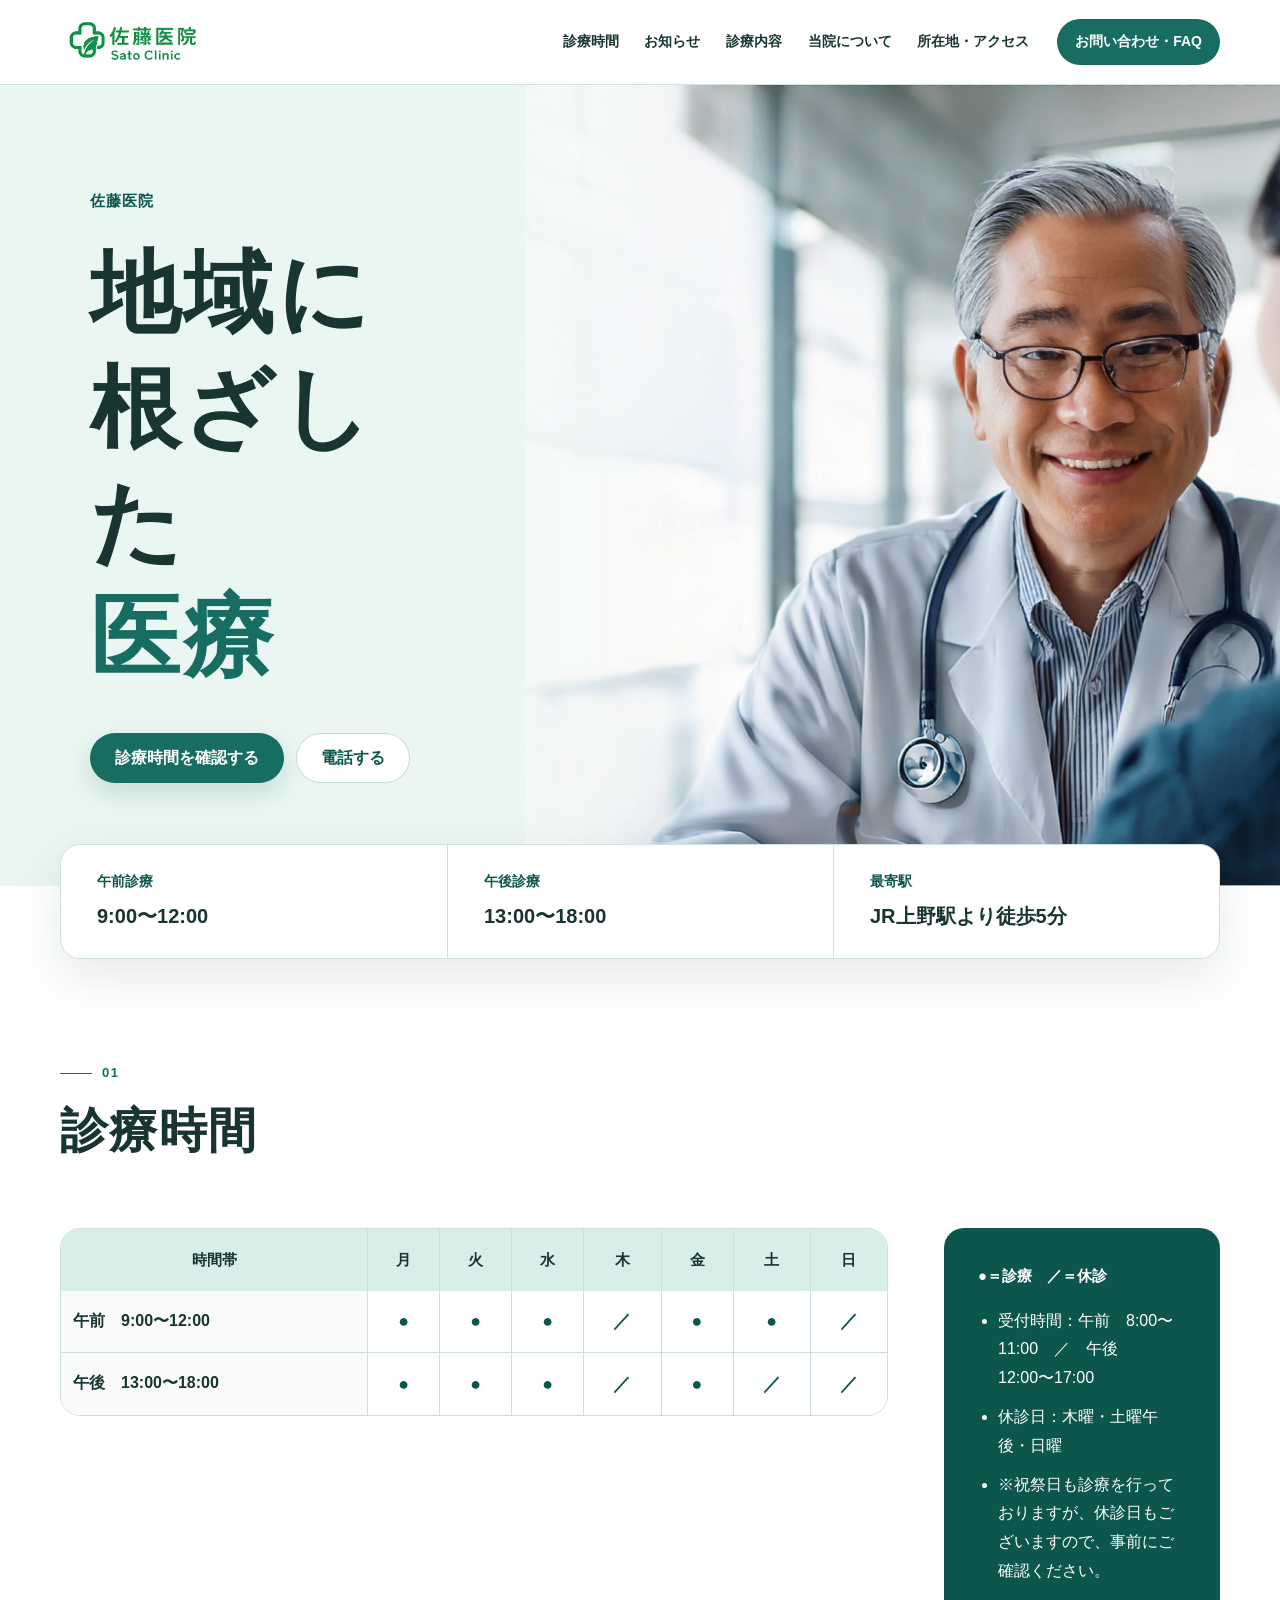
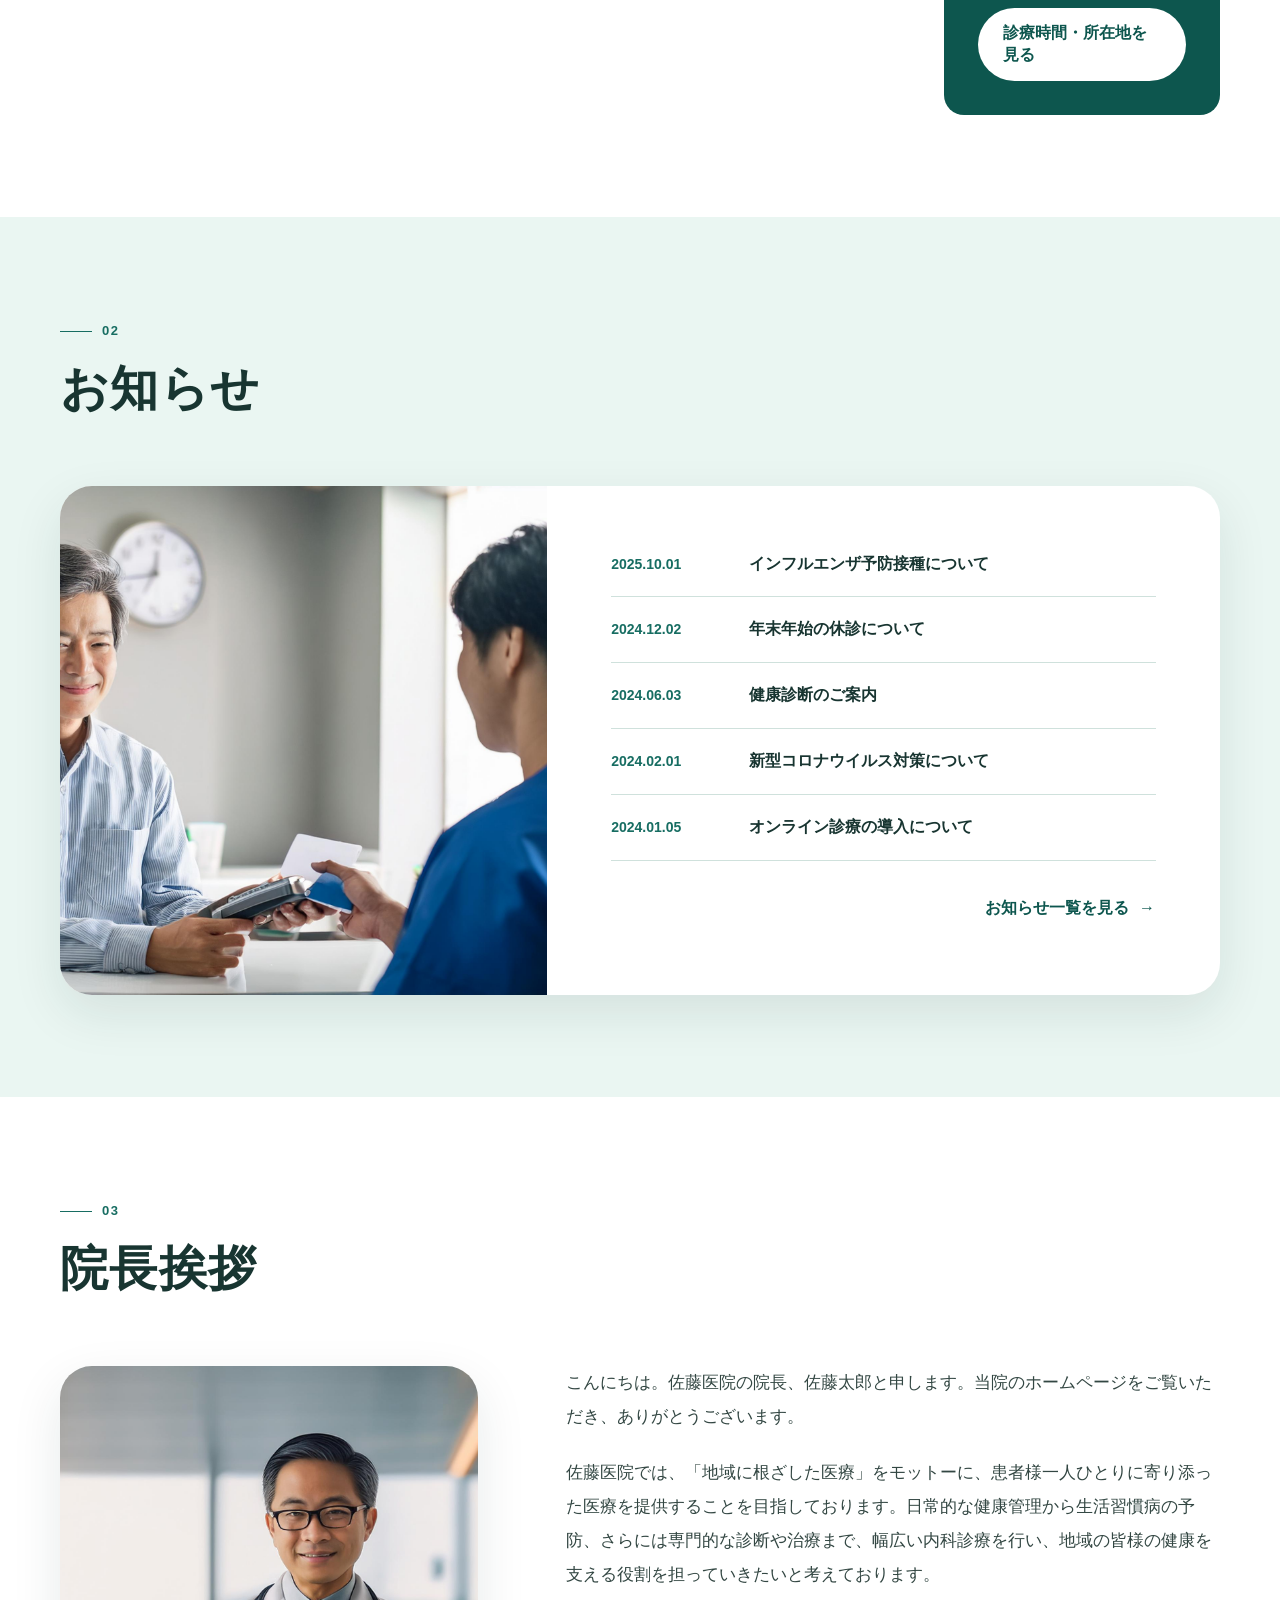
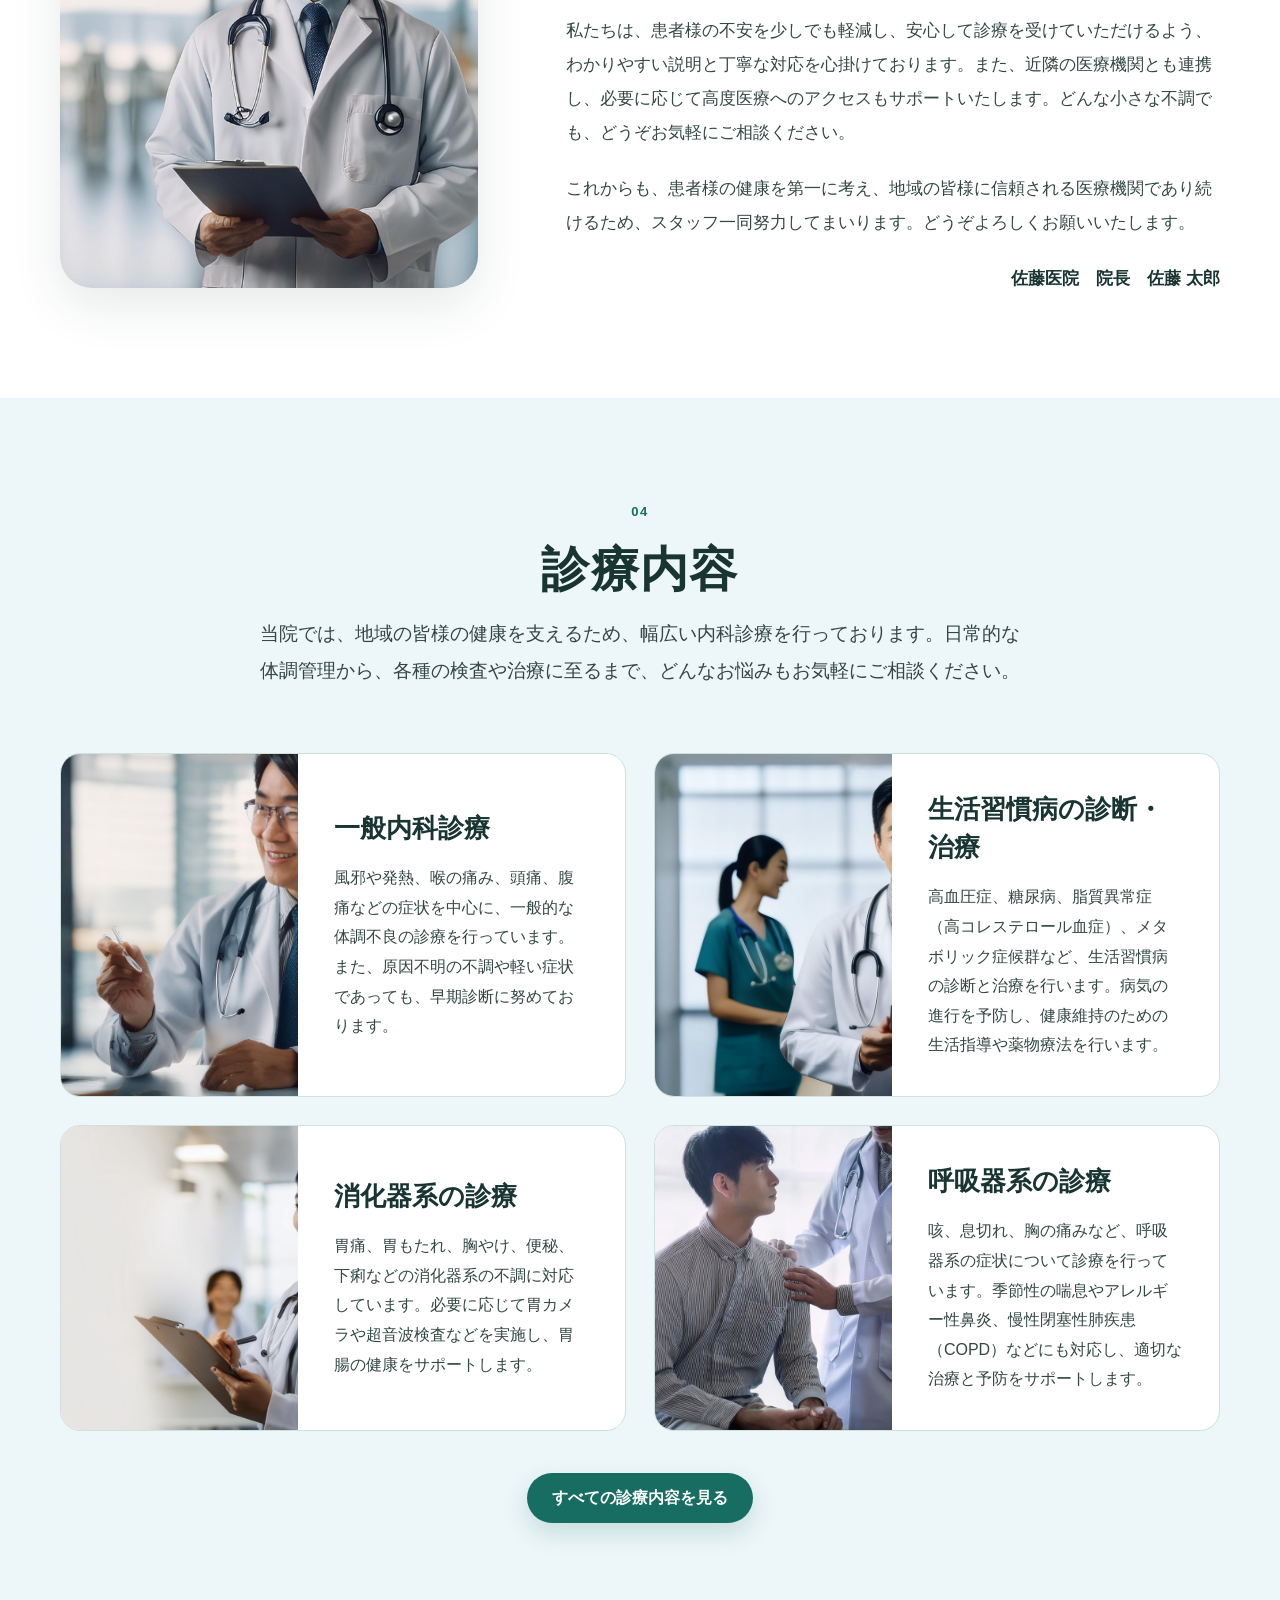
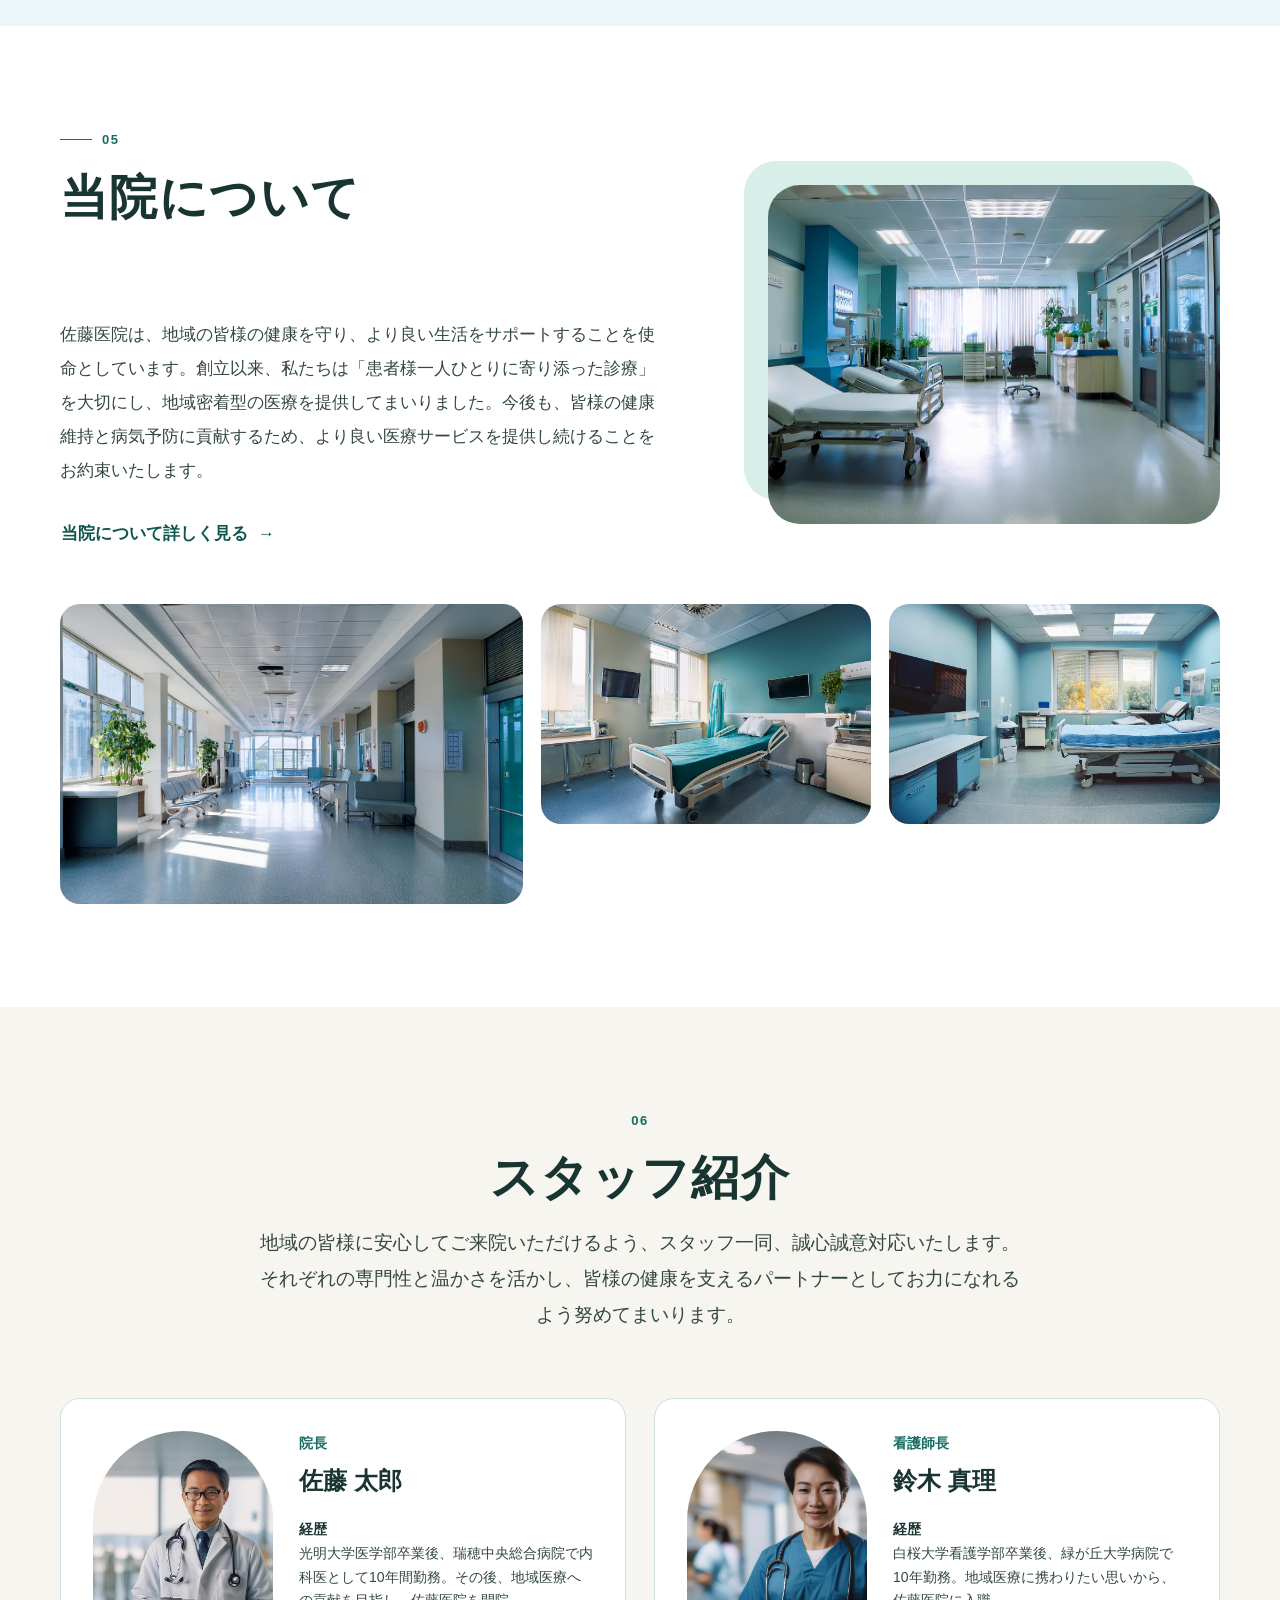
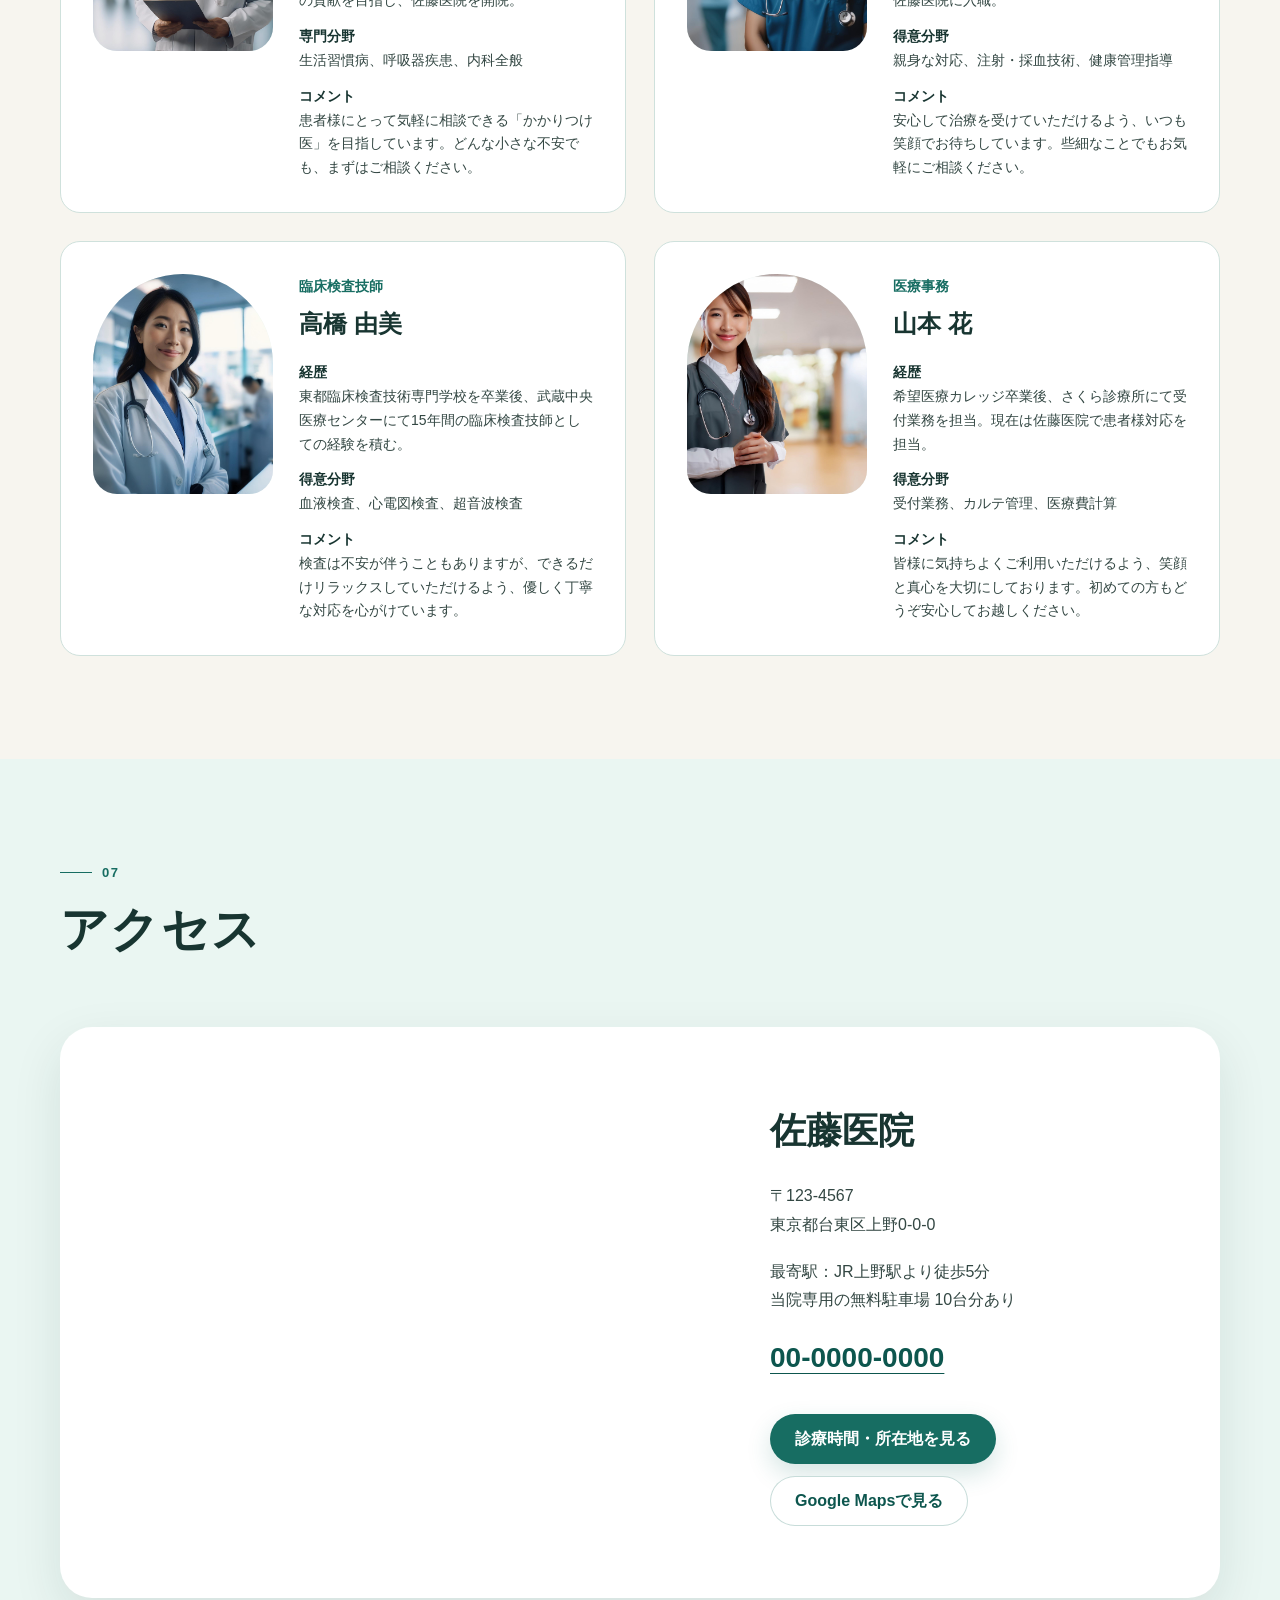
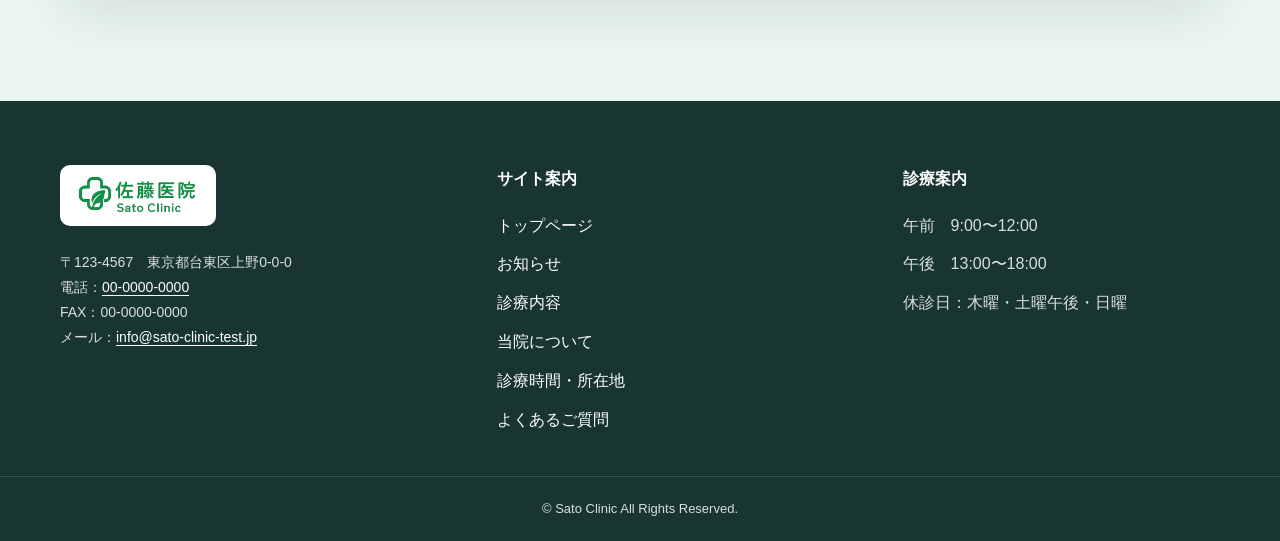
<file: index.html>
<!doctype html>
<html lang="ja">
  <head>
    <meta charset="UTF-8" />
    <meta name="viewport" content="width=device-width, initial-scale=1.0" />
    <meta name="description" content="佐藤医院は東京都台東区上野の内科医院です。診療時間、診療内容、お知らせ、アクセスをご案内します。" />
    <title>佐藤医院 | 地域に根ざした医療</title>
    <link rel="icon" href="./img/Logo/logo.png" />
    <link rel="stylesheet" href="./css/style.css" />
  </head>
  <body>
    <a class="skip-link" href="#main-content">本文へ移動</a>
    <header class="site-header">
      <div class="header-inner">
        <a class="site-logo" href="./index.html" aria-label="佐藤医院 トップページ">
          <img src="./img/Logo/logo.png" alt="佐藤医院 Sato Clinic" />
        </a>
        <button class="nav-toggle" type="button" aria-expanded="false" aria-controls="global-nav" aria-label="メニューを開く">
          <span></span><span></span><span></span>
        </button>
        <nav class="global-nav" id="global-nav" aria-label="グローバルナビゲーション">
          <ul>
            <li><a href="./access.html#hours">診療時間</a></li>
            <li><a href="./news.html">お知らせ</a></li>
            <li><a href="./medical.html">診療内容</a></li>
            <li><a href="./about.html">当院について</a></li>
            <li><a href="./access.html">所在地・アクセス</a></li>
          </ul>
        </nav>
        <a class="header-contact" href="./faq.html">お問い合わせ・FAQ</a>
      </div>
    </header>

    <main id="main-content">
      <section class="hero" aria-labelledby="hero-title">
        <div class="hero-inner">
          <div class="hero-copy">
            <p class="hero-kicker">佐藤医院</p>
            <h1 id="hero-title">地域に根ざした<span>医療</span></h1>
            <div class="hero-actions">
              <a class="button" href="./access.html#hours">診療時間を確認する</a>
              <a class="button button--light" href="tel:0000000000">電話する</a>
            </div>
          </div>
          <figure class="hero-image">
            <img src="./img/Doctor_Image/firstView.jpg" alt="患者様と向き合う医師" />
          </figure>
        </div>
      </section>

      <aside class="visit-summary container" aria-label="来院のための基本情報">
        <ul>
          <li><strong>午前診療</strong><span>9:00〜12:00</span></li>
          <li><strong>午後診療</strong><span>13:00〜18:00</span></li>
          <li><strong>最寄駅</strong><span>JR上野駅より徒歩5分</span></li>
        </ul>
      </aside>

      <section class="section" id="hours" aria-labelledby="hours-title">
        <div class="container">
          <header class="section-heading">
            <span class="section-number">01</span>
            <h2 id="hours-title">診療時間</h2>
          </header>
          <div class="hours-layout">
            <div class="table-scroll" tabindex="0" aria-label="診療時間表。横にスクロールできます" aria-describedby="top-hours-legend">
              <table class="hours-table">
                <thead>
                  <tr>
                    <th scope="col">時間帯</th><th scope="col">月</th><th scope="col">火</th><th scope="col">水</th><th scope="col">木</th><th scope="col">金</th><th scope="col">土</th><th scope="col">日</th>
                  </tr>
                </thead>
                <tbody>
                  <tr><th scope="row">午前　9:00〜12:00</th><td>●</td><td>●</td><td>●</td><td>／</td><td>●</td><td>●</td><td>／</td></tr>
                  <tr><th scope="row">午後　13:00〜18:00</th><td>●</td><td>●</td><td>●</td><td>／</td><td>●</td><td>／</td><td>／</td></tr>
                </tbody>
              </table>
            </div>
            <div class="hours-note">
              <p class="hours-legend" id="top-hours-legend">●＝診療　／＝休診</p>
              <ul>
                <li>受付時間：午前　8:00〜11:00　／　午後　12:00〜17:00</li>
                <li>休診日：木曜・土曜午後・日曜</li>
                <li>※祝祭日も診療を行っておりますが、休診日もございますので、事前にご確認ください。</li>
              </ul>
              <a class="button" href="./access.html#hours">診療時間・所在地を見る</a>
            </div>
          </div>
        </div>
      </section>

      <section class="section section--mint" aria-labelledby="news-title">
        <div class="container">
          <header class="section-heading">
            <span class="section-number">02</span>
            <h2 id="news-title">お知らせ</h2>
          </header>
          <div class="news-panel">
            <figure class="news-panel-image">
              <img src="./img/Infomation_Image/information_1.jpg" alt="患者様へ説明する医師" />
            </figure>
            <div class="news-panel-body">
              <ul class="news-list" data-top-news>
                <li><time datetime="2025-10-01">2025.10.01</time><a href="./news.html?id=flu-vaccine">インフルエンザ予防接種について</a></li>
                <li><time datetime="2024-12-02">2024.12.02</time><a href="./news.html?id=year-end-holidays">年末年始の休診について</a></li>
                <li><time datetime="2024-06-03">2024.06.03</time><a href="./news.html?id=health-check">健康診断のご案内</a></li>
                <li><time datetime="2024-02-01">2024.02.01</time><a href="./news.html?id=covid-19">新型コロナウイルス対策について</a></li>
                <li><time datetime="2024-01-05">2024.01.05</time><a href="./news.html?id=online-care">オンライン診療の導入について</a></li>
              </ul>
              <p class="news-more"><a class="text-link" href="./news.html">お知らせ一覧を見る</a></p>
            </div>
          </div>
        </div>
      </section>

      <section class="section" aria-labelledby="message-title">
        <div class="container">
          <header class="section-heading">
            <span class="section-number">03</span>
            <h2 id="message-title">院長挨拶</h2>
          </header>
          <div class="message-layout">
            <figure class="message-portrait">
              <img src="./img/Doctor_Image/sato_taro.jpg" alt="院長 佐藤太郎" />
            </figure>
            <div class="message-copy">
              <p>こんにちは。佐藤医院の院長、佐藤太郎と申します。当院のホームページをご覧いただき、ありがとうございます。</p>
              <p>佐藤医院では、「地域に根ざした医療」をモットーに、患者様一人ひとりに寄り添った医療を提供することを目指しております。日常的な健康管理から生活習慣病の予防、さらには専門的な診断や治療まで、幅広い内科診療を行い、地域の皆様の健康を支える役割を担っていきたいと考えております。</p>
              <p>私たちは、患者様の不安を少しでも軽減し、安心して診療を受けていただけるよう、わかりやすい説明と丁寧な対応を心掛けております。また、近隣の医療機関とも連携し、必要に応じて高度医療へのアクセスもサポートいたします。どんな小さな不調でも、どうぞお気軽にご相談ください。</p>
              <p>これからも、患者様の健康を第一に考え、地域の皆様に信頼される医療機関であり続けるため、スタッフ一同努力してまいります。どうぞよろしくお願いいたします。</p>
              <p class="message-signature">佐藤医院　院長　佐藤 太郎</p>
            </div>
          </div>
        </div>
      </section>

      <section class="section section--sky" aria-labelledby="medical-title">
        <div class="container">
          <header class="section-heading section-heading--center">
            <span class="section-number">04</span>
            <h2 id="medical-title">診療内容</h2>
            <p class="section-lead">当院では、地域の皆様の健康を支えるため、幅広い内科診療を行っております。日常的な体調管理から、各種の検査や治療に至るまで、どんなお悩みもお気軽にご相談ください。</p>
          </header>
          <ul class="service-grid">
            <li class="service-card">
              <img src="./img/Medical_Image/medical_1.jpg" alt="一般内科診療" />
              <div class="service-card-body"><h3>一般内科診療</h3><p>風邪や発熱、喉の痛み、頭痛、腹痛などの症状を中心に、一般的な体調不良の診療を行っています。また、原因不明の不調や軽い症状であっても、早期診断に努めております。</p></div>
            </li>
            <li class="service-card">
              <img src="./img/Medical_Image/medical_2.jpg" alt="生活習慣病の診断・治療" />
              <div class="service-card-body"><h3>生活習慣病の診断・治療</h3><p>高血圧症、糖尿病、脂質異常症（高コレステロール血症）、メタボリック症候群など、生活習慣病の診断と治療を行います。病気の進行を予防し、健康維持のための生活指導や薬物療法を行います。</p></div>
            </li>
            <li class="service-card">
              <img src="./img/Medical_Image/medical_3.jpg" alt="消化器系の診療" />
              <div class="service-card-body"><h3>消化器系の診療</h3><p>胃痛、胃もたれ、胸やけ、便秘、下痢などの消化器系の不調に対応しています。必要に応じて胃カメラや超音波検査などを実施し、胃腸の健康をサポートします。</p></div>
            </li>
            <li class="service-card">
              <img src="./img/Patient_Image/patient_2.jpg" alt="呼吸器系の診療" />
              <div class="service-card-body"><h3>呼吸器系の診療</h3><p>咳、息切れ、胸の痛みなど、呼吸器系の症状について診療を行っています。季節性の喘息やアレルギー性鼻炎、慢性閉塞性肺疾患（COPD）などにも対応し、適切な治療と予防をサポートします。</p></div>
            </li>
          </ul>
          <p class="section-action"><a class="button" href="./medical.html">すべての診療内容を見る</a></p>
        </div>
      </section>

      <section class="section" aria-labelledby="about-title">
        <div class="container">
          <div class="about-summary">
            <div class="about-summary-copy">
              <header class="section-heading">
                <span class="section-number">05</span>
                <h2 id="about-title">当院について</h2>
              </header>
              <p>佐藤医院は、地域の皆様の健康を守り、より良い生活をサポートすることを使命としています。創立以来、私たちは「患者様一人ひとりに寄り添った診療」を大切にし、地域密着型の医療を提供してまいりました。今後も、皆様の健康維持と病気予防に貢献するため、より良い医療サービスを提供し続けることをお約束いたします。</p>
              <p><a class="text-link" href="./about.html">当院について詳しく見る</a></p>
            </div>
            <figure class="about-summary-image">
              <img src="./img/Hospital_Exterior/hospital_3.jpg" alt="佐藤医院の院内" />
            </figure>
          </div>
          <ul class="clinic-gallery" aria-label="院内の様子">
            <li><img src="./img/Hospital_Exterior/hospital_6.jpg" alt="佐藤医院の待合スペース" /></li>
            <li><img src="./img/Hospital_Exterior/hospital_7.jpg" alt="佐藤医院の病室" /></li>
            <li><img src="./img/Hospital_Exterior/hospital_8.jpg" alt="佐藤医院の診療スペース" /></li>
          </ul>
        </div>
      </section>

      <section class="section section--sand" aria-labelledby="staff-title">
        <div class="container">
          <header class="section-heading section-heading--center">
            <span class="section-number">06</span>
            <h2 id="staff-title">スタッフ紹介</h2>
            <p class="section-lead">地域の皆様に安心してご来院いただけるよう、スタッフ一同、誠心誠意対応いたします。それぞれの専門性と温かさを活かし、皆様の健康を支えるパートナーとしてお力になれるよう努めてまいります。</p>
          </header>
          <ul class="staff-grid">
            <li class="staff-card">
              <figure class="staff-photo" style="--staff-focus: 72% center"><img src="./img/Doctor_Image/sato_taro.jpg" alt="院長 佐藤太郎" /></figure>
              <div><p class="staff-role">院長</p><h3>佐藤 太郎</h3><dl><dt>経歴</dt><dd>光明大学医学部卒業後、瑞穂中央総合病院で内科医として10年間勤務。その後、地域医療への貢献を目指し、佐藤医院を開院。</dd><dt>専門分野</dt><dd>生活習慣病、呼吸器疾患、内科全般</dd><dt>コメント</dt><dd>患者様にとって気軽に相談できる「かかりつけ医」を目指しています。どんな小さな不安でも、まずはご相談ください。</dd></dl></div>
            </li>
            <li class="staff-card">
              <figure class="staff-photo" style="--staff-focus: 72% center"><img src="./img/Doctor_Image/suzuki_mari.jpg" alt="看護師長 鈴木真理" /></figure>
              <div><p class="staff-role">看護師長</p><h3>鈴木 真理</h3><dl><dt>経歴</dt><dd>白桜大学看護学部卒業後、緑が丘大学病院で10年勤務。地域医療に携わりたい思いから、佐藤医院に入職。</dd><dt>得意分野</dt><dd>親身な対応、注射・採血技術、健康管理指導</dd><dt>コメント</dt><dd>安心して治療を受けていただけるよう、いつも笑顔でお待ちしています。些細なことでもお気軽にご相談ください。</dd></dl></div>
            </li>
            <li class="staff-card">
              <figure class="staff-photo" style="--staff-focus: 57% center"><img src="./img/Doctor_Image/takahashi_yumi.jpg" alt="臨床検査技師 高橋由美" /></figure>
              <div><p class="staff-role">臨床検査技師</p><h3>高橋 由美</h3><dl><dt>経歴</dt><dd>東都臨床検査技術専門学校を卒業後、武蔵中央医療センターにて15年間の臨床検査技師としての経験を積む。</dd><dt>得意分野</dt><dd>血液検査、心電図検査、超音波検査</dd><dt>コメント</dt><dd>検査は不安が伴うこともありますが、できるだけリラックスしていただけるよう、優しく丁寧な対応を心がけています。</dd></dl></div>
            </li>
            <li class="staff-card">
              <figure class="staff-photo" style="--staff-focus: 25% center"><img src="./img/Doctor_Image/yamamoto_hana.jpg" alt="医療事務 山本花" /></figure>
              <div><p class="staff-role">医療事務</p><h3>山本 花</h3><dl><dt>経歴</dt><dd>希望医療カレッジ卒業後、さくら診療所にて受付業務を担当。現在は佐藤医院で患者様対応を担当。</dd><dt>得意分野</dt><dd>受付業務、カルテ管理、医療費計算</dd><dt>コメント</dt><dd>皆様に気持ちよくご利用いただけるよう、笑顔と真心を大切にしております。初めての方もどうぞ安心してお越しください。</dd></dl></div>
            </li>
          </ul>
        </div>
      </section>

      <section class="section section--mint" id="access" aria-labelledby="access-title">
        <div class="container">
          <header class="section-heading">
            <span class="section-number">07</span>
            <h2 id="access-title">アクセス</h2>
          </header>
          <div class="access-layout">
            <div class="map-frame">
              <iframe src="https://www.google.com/maps?q=%E6%9D%B1%E4%BA%AC%E9%83%BD%E5%8F%B0%E6%9D%B1%E5%8C%BA%E4%B8%8A%E9%87%8E0-0-0&amp;output=embed" title="佐藤医院 周辺地図" loading="lazy" referrerpolicy="no-referrer-when-downgrade" allowfullscreen></iframe>
            </div>
            <address class="access-card">
              <h3>佐藤医院</h3>
              <p>〒123-4567<br />東京都台東区上野0-0-0</p>
              <p>最寄駅：JR上野駅より徒歩5分<br />当院専用の無料駐車場 10台分あり</p>
              <p class="contact-number"><a href="tel:0000000000">00-0000-0000</a></p>
              <div class="access-actions">
                <a class="button" href="./access.html">診療時間・所在地を見る</a>
                <a class="button button--light" href="https://www.google.com/maps/search/?api=1&amp;query=%E6%9D%B1%E4%BA%AC%E9%83%BD%E5%8F%B0%E6%9D%B1%E5%8C%BA%E4%B8%8A%E9%87%8E0-0-0" target="_blank" rel="noopener noreferrer">Google Mapsで見る</a>
              </div>
            </address>
          </div>
        </div>
      </section>
    </main>

    <footer class="site-footer">
      <div class="container footer-main">
        <div class="footer-brand">
          <img class="footer-logo" src="./img/Logo/logo.png" alt="佐藤医院 Sato Clinic" />
          <address class="footer-contact">〒123-4567　東京都台東区上野0-0-0<br />電話：<a href="tel:0000000000">00-0000-0000</a><br />FAX：00-0000-0000<br />メール：<a href="mailto:info@sato-clinic-test.jp">info@sato-clinic-test.jp</a></address>
        </div>
        <nav class="footer-nav" aria-label="フッターナビゲーション">
          <h2>サイト案内</h2>
          <ul><li><a href="./index.html">トップページ</a></li><li><a href="./news.html">お知らせ</a></li><li><a href="./medical.html">診療内容</a></li><li><a href="./about.html">当院について</a></li><li><a href="./access.html">診療時間・所在地</a></li><li><a href="./faq.html">よくあるご質問</a></li></ul>
        </nav>
        <div class="footer-info">
          <h2>診療案内</h2>
          <ul><li>午前　9:00〜12:00</li><li>午後　13:00〜18:00</li><li>休診日：木曜・土曜午後・日曜</li></ul>
        </div>
      </div>
      <p class="footer-bottom">&copy; Sato Clinic All Rights Reserved.</p>
    </footer>
    <script src="./js/news-data.js"></script>
    <script src="./js/main.js"></script>
  </body>
</html>
</file>
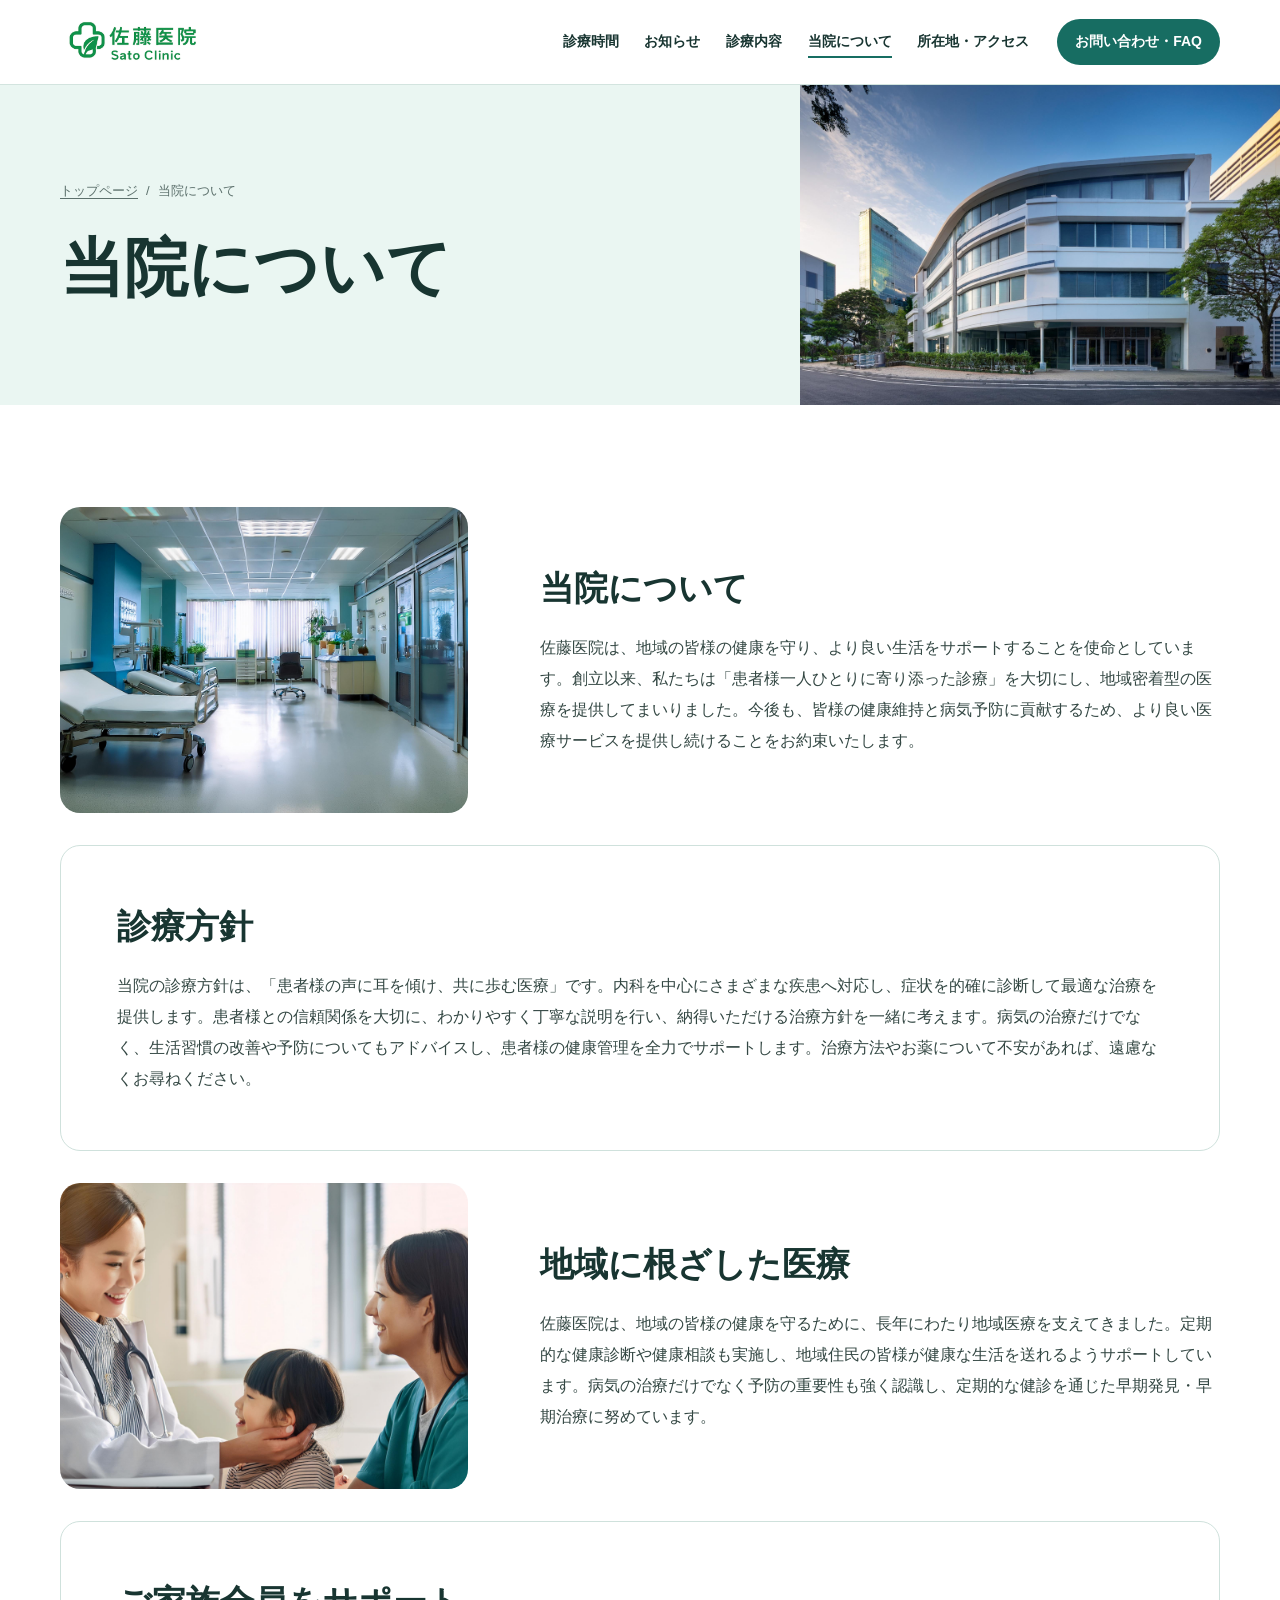
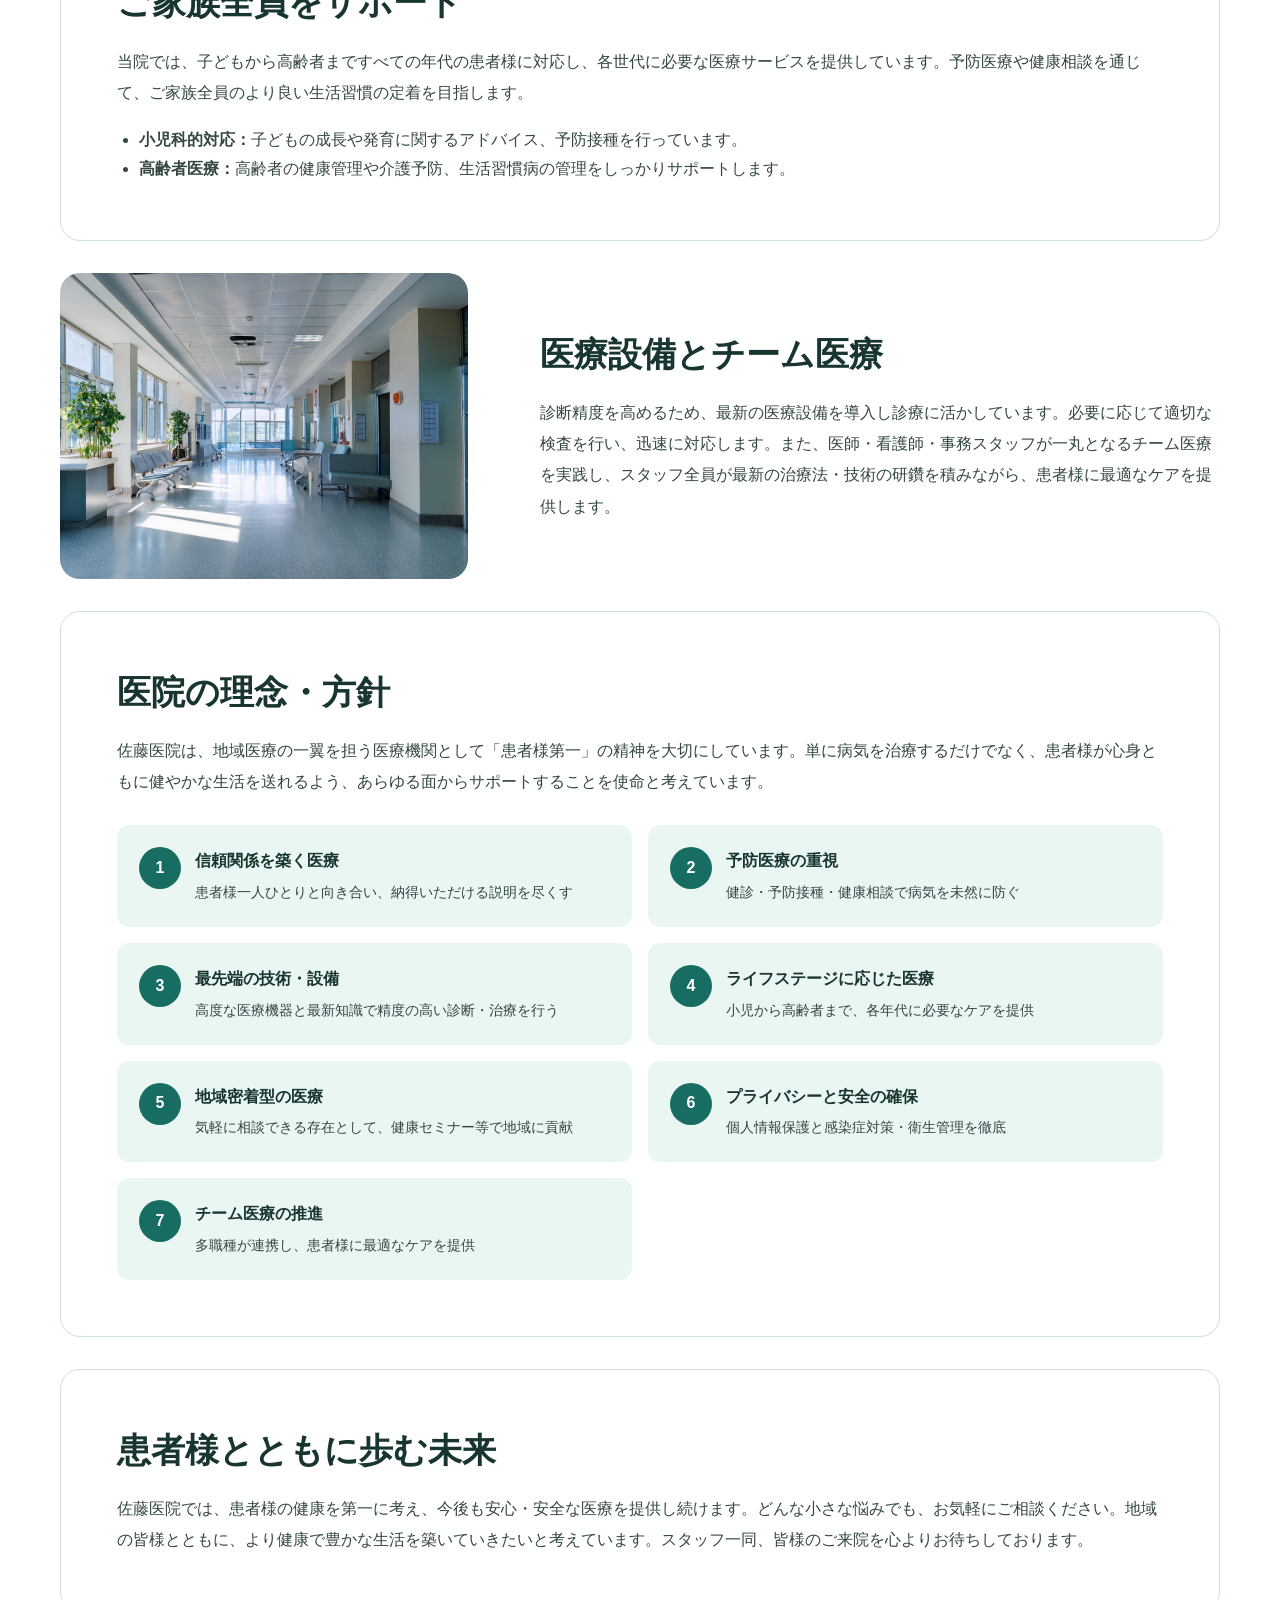
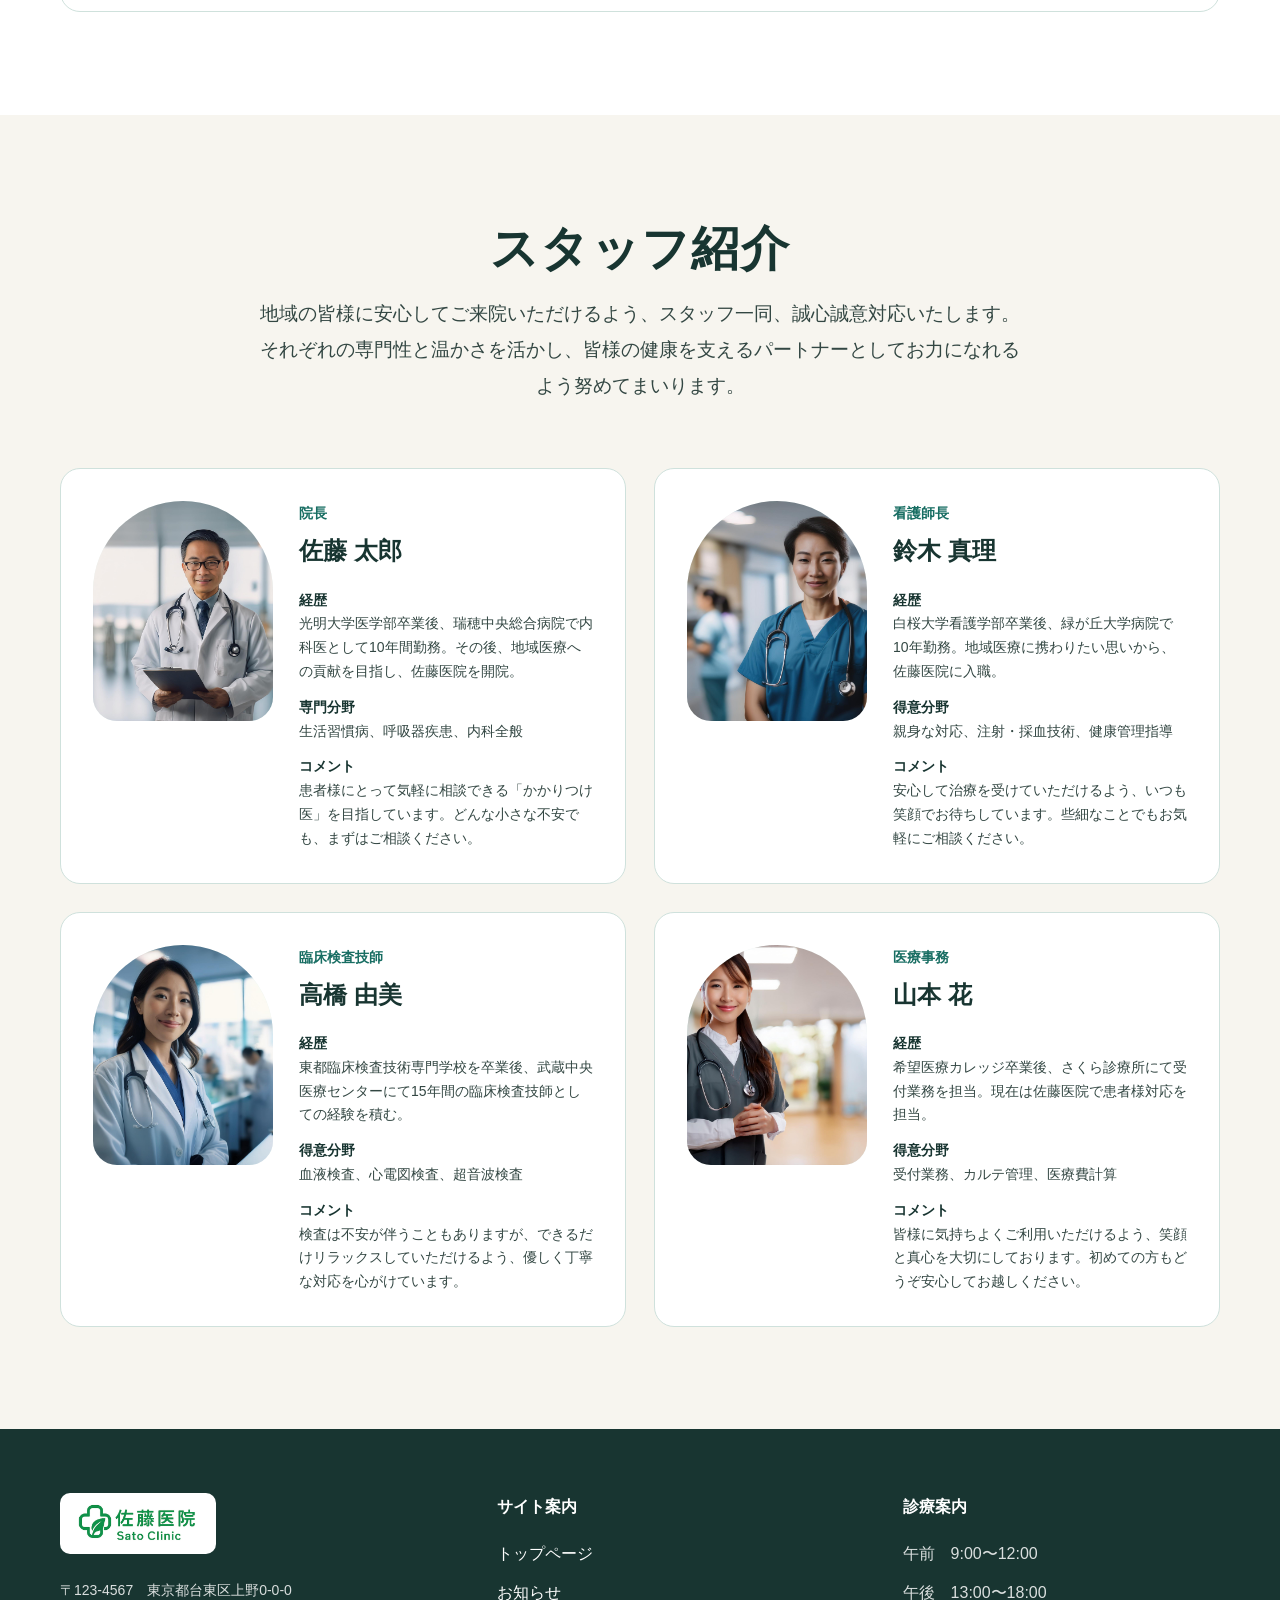
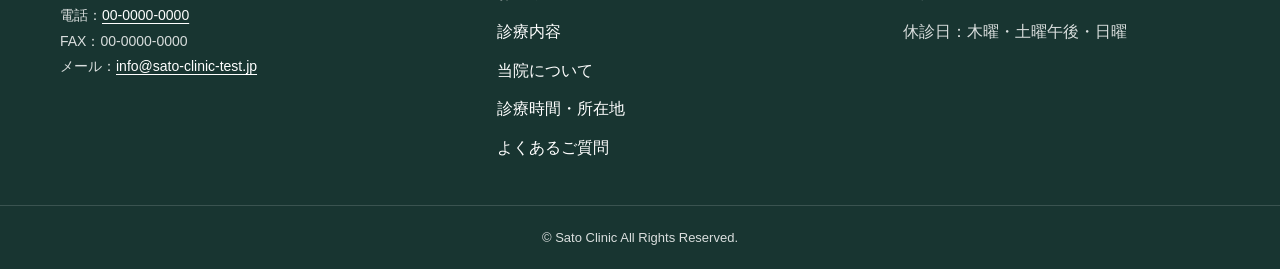
<file: about.html>
<!doctype html>
<html lang="ja">
  <head>
    <meta charset="UTF-8" />
    <meta name="viewport" content="width=device-width, initial-scale=1.0" />
    <meta name="description" content="佐藤医院の概要、診療方針、理念、スタッフをご紹介します。" />
    <title>当院について | 佐藤医院</title>
    <link rel="icon" href="./img/Logo/logo.png" />
    <link rel="stylesheet" href="./css/style.css" />
  </head>
  <body>
    <a class="skip-link" href="#main-content">本文へ移動</a>
    <header class="site-header"><div class="header-inner">
      <a class="site-logo" href="./index.html" aria-label="佐藤医院 トップページ"><img src="./img/Logo/logo.png" alt="佐藤医院 Sato Clinic" /></a>
      <button class="nav-toggle" type="button" aria-expanded="false" aria-controls="global-nav" aria-label="メニューを開く"><span></span><span></span><span></span></button>
      <nav class="global-nav" id="global-nav" aria-label="グローバルナビゲーション"><ul><li><a href="./access.html#hours">診療時間</a></li><li><a href="./news.html">お知らせ</a></li><li><a href="./medical.html">診療内容</a></li><li><a href="./about.html" aria-current="page">当院について</a></li><li><a href="./access.html">所在地・アクセス</a></li></ul></nav>
      <a class="header-contact" href="./faq.html">お問い合わせ・FAQ</a>
    </div></header>

    <main id="main-content">
      <header class="page-hero"><div class="page-hero-inner">
        <div class="page-hero-copy"><ol class="breadcrumbs" aria-label="パンくずリスト"><li><a href="./index.html">トップページ</a></li><li aria-current="page">当院について</li></ol><h1>当院について</h1></div>
        <figure class="page-hero-image"><img src="./img/Hospital_Exterior/hospital_1.jpg" alt="佐藤医院の外観" /></figure>
      </div></header>

      <div class="page-content">
        <div class="container content-stack">
          <section class="about-feature">
            <img src="./img/Hospital_Exterior/hospital_3.jpg" alt="佐藤医院の院内" />
            <div class="content-card"><h2>当院について</h2><p>佐藤医院は、地域の皆様の健康を守り、より良い生活をサポートすることを使命としています。創立以来、私たちは「患者様一人ひとりに寄り添った診療」を大切にし、地域密着型の医療を提供してまいりました。今後も、皆様の健康維持と病気予防に貢献するため、より良い医療サービスを提供し続けることをお約束いたします。</p></div>
          </section>

          <section class="content-card"><h2>診療方針</h2><p>当院の診療方針は、「患者様の声に耳を傾け、共に歩む医療」です。内科を中心にさまざまな疾患へ対応し、症状を的確に診断して最適な治療を提供します。患者様との信頼関係を大切に、わかりやすく丁寧な説明を行い、納得いただける治療方針を一緒に考えます。病気の治療だけでなく、生活習慣の改善や予防についてもアドバイスし、患者様の健康管理を全力でサポートします。治療方法やお薬について不安があれば、遠慮なくお尋ねください。</p></section>

          <section class="about-feature">
            <img src="./img/Patient_Image/patient_1.jpg" alt="ご家族の診療" />
            <div class="content-card"><h2>地域に根ざした医療</h2><p>佐藤医院は、地域の皆様の健康を守るために、長年にわたり地域医療を支えてきました。定期的な健康診断や健康相談も実施し、地域住民の皆様が健康な生活を送れるようサポートしています。病気の治療だけでなく予防の重要性も強く認識し、定期的な健診を通じた早期発見・早期治療に努めています。</p></div>
          </section>

          <section class="content-card"><h2>ご家族全員をサポート</h2><p>当院では、子どもから高齢者まですべての年代の患者様に対応し、各世代に必要な医療サービスを提供しています。予防医療や健康相談を通じて、ご家族全員のより良い生活習慣の定着を目指します。</p><ul><li><strong>小児科的対応：</strong>子どもの成長や発育に関するアドバイス、予防接種を行っています。</li><li><strong>高齢者医療：</strong>高齢者の健康管理や介護予防、生活習慣病の管理をしっかりサポートします。</li></ul></section>

          <section class="about-feature">
            <img src="./img/Hospital_Exterior/hospital_6.jpg" alt="佐藤医院の医療設備" />
            <div class="content-card"><h2>医療設備とチーム医療</h2><p>診断精度を高めるため、最新の医療設備を導入し診療に活かしています。必要に応じて適切な検査を行い、迅速に対応します。また、医師・看護師・事務スタッフが一丸となるチーム医療を実践し、スタッフ全員が最新の治療法・技術の研鑽を積みながら、患者様に最適なケアを提供します。</p></div>
          </section>

          <section class="content-card">
            <h2>医院の理念・方針</h2>
            <p>佐藤医院は、地域医療の一翼を担う医療機関として「患者様第一」の精神を大切にしています。単に病気を治療するだけでなく、患者様が心身ともに健やかな生活を送れるよう、あらゆる面からサポートすることを使命と考えています。</p>
            <ol class="policy-grid">
              <li><span class="policy-number">1</span><div><strong>信頼関係を築く医療</strong><p>患者様一人ひとりと向き合い、納得いただける説明を尽くす</p></div></li>
              <li><span class="policy-number">2</span><div><strong>予防医療の重視</strong><p>健診・予防接種・健康相談で病気を未然に防ぐ</p></div></li>
              <li><span class="policy-number">3</span><div><strong>最先端の技術・設備</strong><p>高度な医療機器と最新知識で精度の高い診断・治療を行う</p></div></li>
              <li><span class="policy-number">4</span><div><strong>ライフステージに応じた医療</strong><p>小児から高齢者まで、各年代に必要なケアを提供</p></div></li>
              <li><span class="policy-number">5</span><div><strong>地域密着型の医療</strong><p>気軽に相談できる存在として、健康セミナー等で地域に貢献</p></div></li>
              <li><span class="policy-number">6</span><div><strong>プライバシーと安全の確保</strong><p>個人情報保護と感染症対策・衛生管理を徹底</p></div></li>
              <li><span class="policy-number">7</span><div><strong>チーム医療の推進</strong><p>多職種が連携し、患者様に最適なケアを提供</p></div></li>
            </ol>
          </section>

          <section class="content-card"><h2>患者様とともに歩む未来</h2><p>佐藤医院では、患者様の健康を第一に考え、今後も安心・安全な医療を提供し続けます。どんな小さな悩みでも、お気軽にご相談ください。地域の皆様とともに、より健康で豊かな生活を築いていきたいと考えています。スタッフ一同、皆様のご来院を心よりお待ちしております。</p></section>
        </div>
      </div>

      <section class="section section--sand" aria-labelledby="staff-title">
        <div class="container">
          <header class="section-heading section-heading--center"><h2 id="staff-title">スタッフ紹介</h2><p class="section-lead">地域の皆様に安心してご来院いただけるよう、スタッフ一同、誠心誠意対応いたします。それぞれの専門性と温かさを活かし、皆様の健康を支えるパートナーとしてお力になれるよう努めてまいります。</p></header>
          <ul class="staff-grid">
            <li class="staff-card"><figure class="staff-photo" style="--staff-focus: 72% center"><img src="./img/Doctor_Image/sato_taro.jpg" alt="院長 佐藤太郎" /></figure><div><p class="staff-role">院長</p><h3>佐藤 太郎</h3><dl><dt>経歴</dt><dd>光明大学医学部卒業後、瑞穂中央総合病院で内科医として10年間勤務。その後、地域医療への貢献を目指し、佐藤医院を開院。</dd><dt>専門分野</dt><dd>生活習慣病、呼吸器疾患、内科全般</dd><dt>コメント</dt><dd>患者様にとって気軽に相談できる「かかりつけ医」を目指しています。どんな小さな不安でも、まずはご相談ください。</dd></dl></div></li>
            <li class="staff-card"><figure class="staff-photo" style="--staff-focus: 72% center"><img src="./img/Doctor_Image/suzuki_mari.jpg" alt="看護師長 鈴木真理" /></figure><div><p class="staff-role">看護師長</p><h3>鈴木 真理</h3><dl><dt>経歴</dt><dd>白桜大学看護学部卒業後、緑が丘大学病院で10年勤務。地域医療に携わりたい思いから、佐藤医院に入職。</dd><dt>得意分野</dt><dd>親身な対応、注射・採血技術、健康管理指導</dd><dt>コメント</dt><dd>安心して治療を受けていただけるよう、いつも笑顔でお待ちしています。些細なことでもお気軽にご相談ください。</dd></dl></div></li>
            <li class="staff-card"><figure class="staff-photo" style="--staff-focus: 57% center"><img src="./img/Doctor_Image/takahashi_yumi.jpg" alt="臨床検査技師 高橋由美" /></figure><div><p class="staff-role">臨床検査技師</p><h3>高橋 由美</h3><dl><dt>経歴</dt><dd>東都臨床検査技術専門学校を卒業後、武蔵中央医療センターにて15年間の臨床検査技師としての経験を積む。</dd><dt>得意分野</dt><dd>血液検査、心電図検査、超音波検査</dd><dt>コメント</dt><dd>検査は不安が伴うこともありますが、できるだけリラックスしていただけるよう、優しく丁寧な対応を心がけています。</dd></dl></div></li>
            <li class="staff-card"><figure class="staff-photo" style="--staff-focus: 25% center"><img src="./img/Doctor_Image/yamamoto_hana.jpg" alt="医療事務 山本花" /></figure><div><p class="staff-role">医療事務</p><h3>山本 花</h3><dl><dt>経歴</dt><dd>希望医療カレッジ卒業後、さくら診療所にて受付業務を担当。現在は佐藤医院で患者様対応を担当。</dd><dt>得意分野</dt><dd>受付業務、カルテ管理、医療費計算</dd><dt>コメント</dt><dd>皆様に気持ちよくご利用いただけるよう、笑顔と真心を大切にしております。初めての方もどうぞ安心してお越しください。</dd></dl></div></li>
          </ul>
        </div>
      </section>
    </main>

    <footer class="site-footer"><div class="container footer-main">
      <div class="footer-brand"><img class="footer-logo" src="./img/Logo/logo.png" alt="佐藤医院 Sato Clinic" /><address class="footer-contact">〒123-4567　東京都台東区上野0-0-0<br />電話：<a href="tel:0000000000">00-0000-0000</a><br />FAX：00-0000-0000<br />メール：<a href="mailto:info@sato-clinic-test.jp">info@sato-clinic-test.jp</a></address></div>
      <nav class="footer-nav" aria-label="フッターナビゲーション"><h2>サイト案内</h2><ul><li><a href="./index.html">トップページ</a></li><li><a href="./news.html">お知らせ</a></li><li><a href="./medical.html">診療内容</a></li><li><a href="./about.html">当院について</a></li><li><a href="./access.html">診療時間・所在地</a></li><li><a href="./faq.html">よくあるご質問</a></li></ul></nav>
      <div class="footer-info"><h2>診療案内</h2><ul><li>午前　9:00〜12:00</li><li>午後　13:00〜18:00</li><li>休診日：木曜・土曜午後・日曜</li></ul></div>
    </div><p class="footer-bottom">&copy; Sato Clinic All Rights Reserved.</p></footer>
    <script src="./js/main.js"></script>
  </body>
</html>
</file>
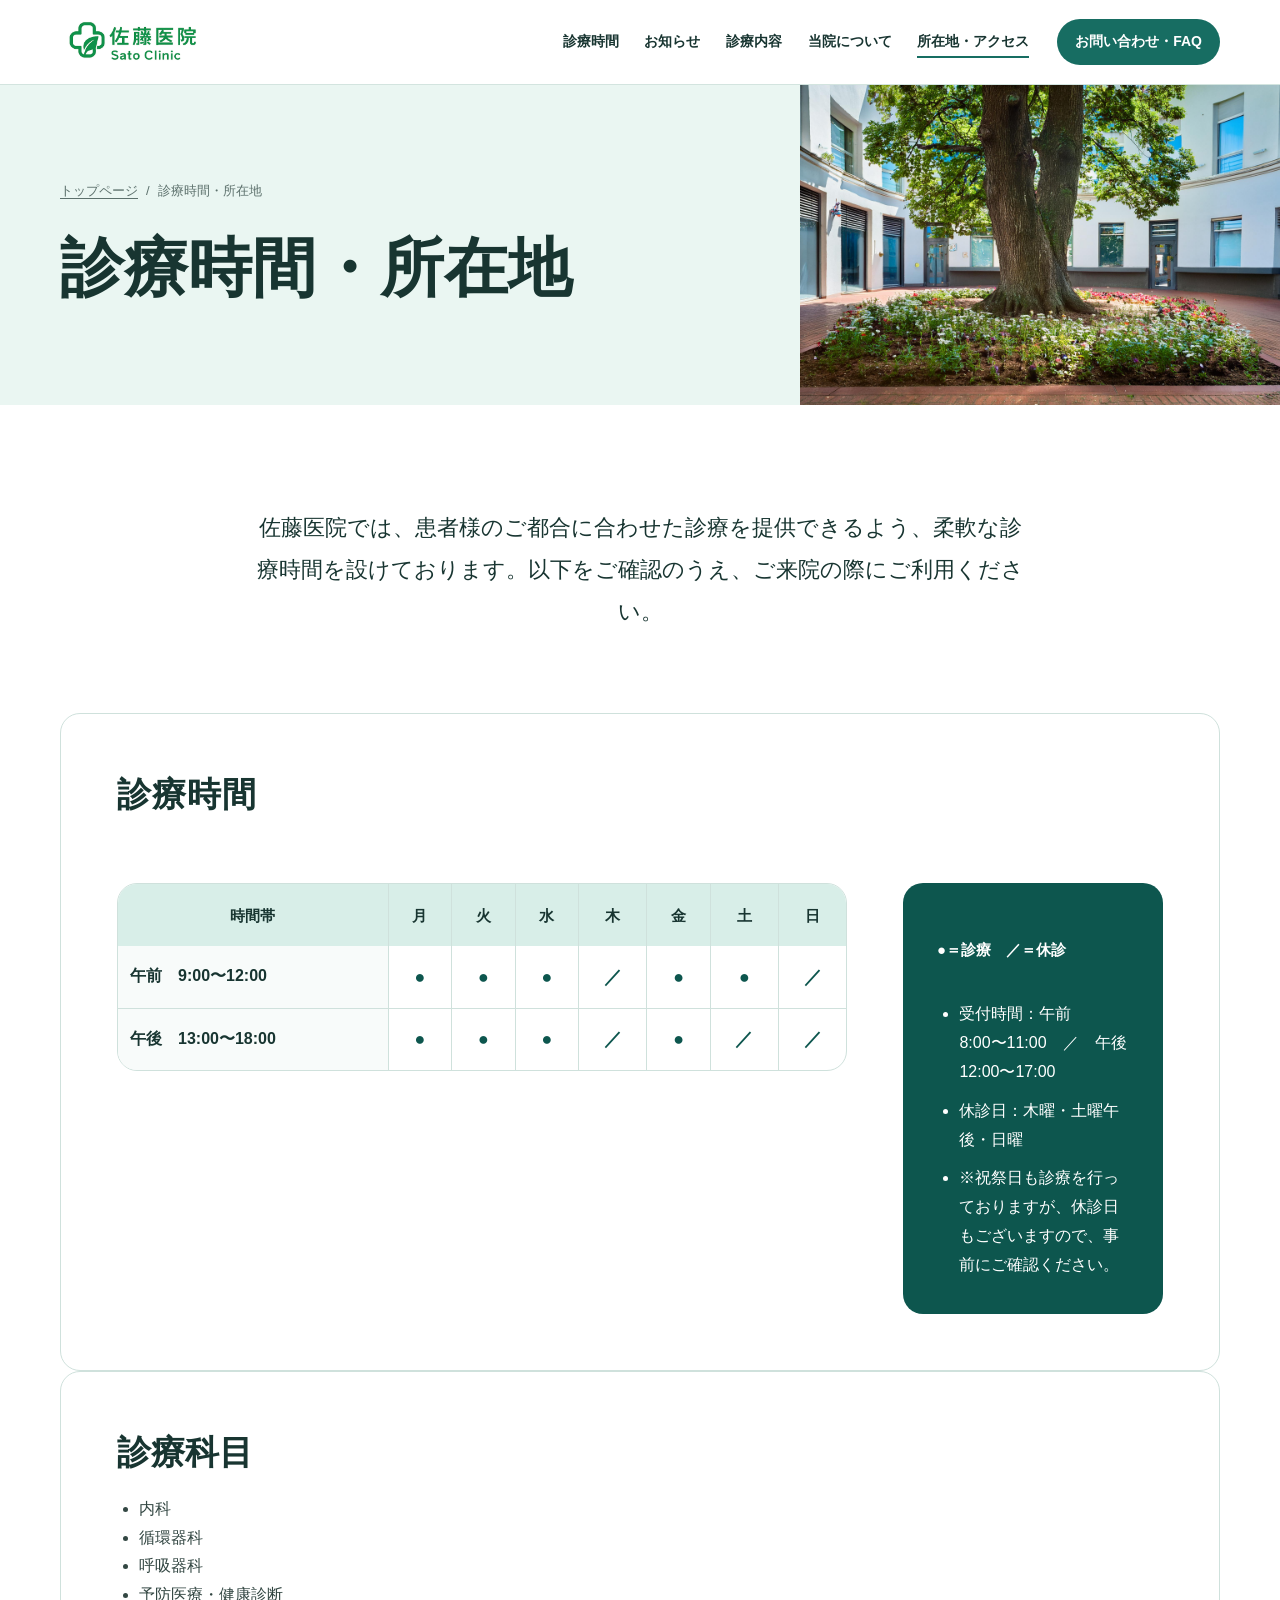
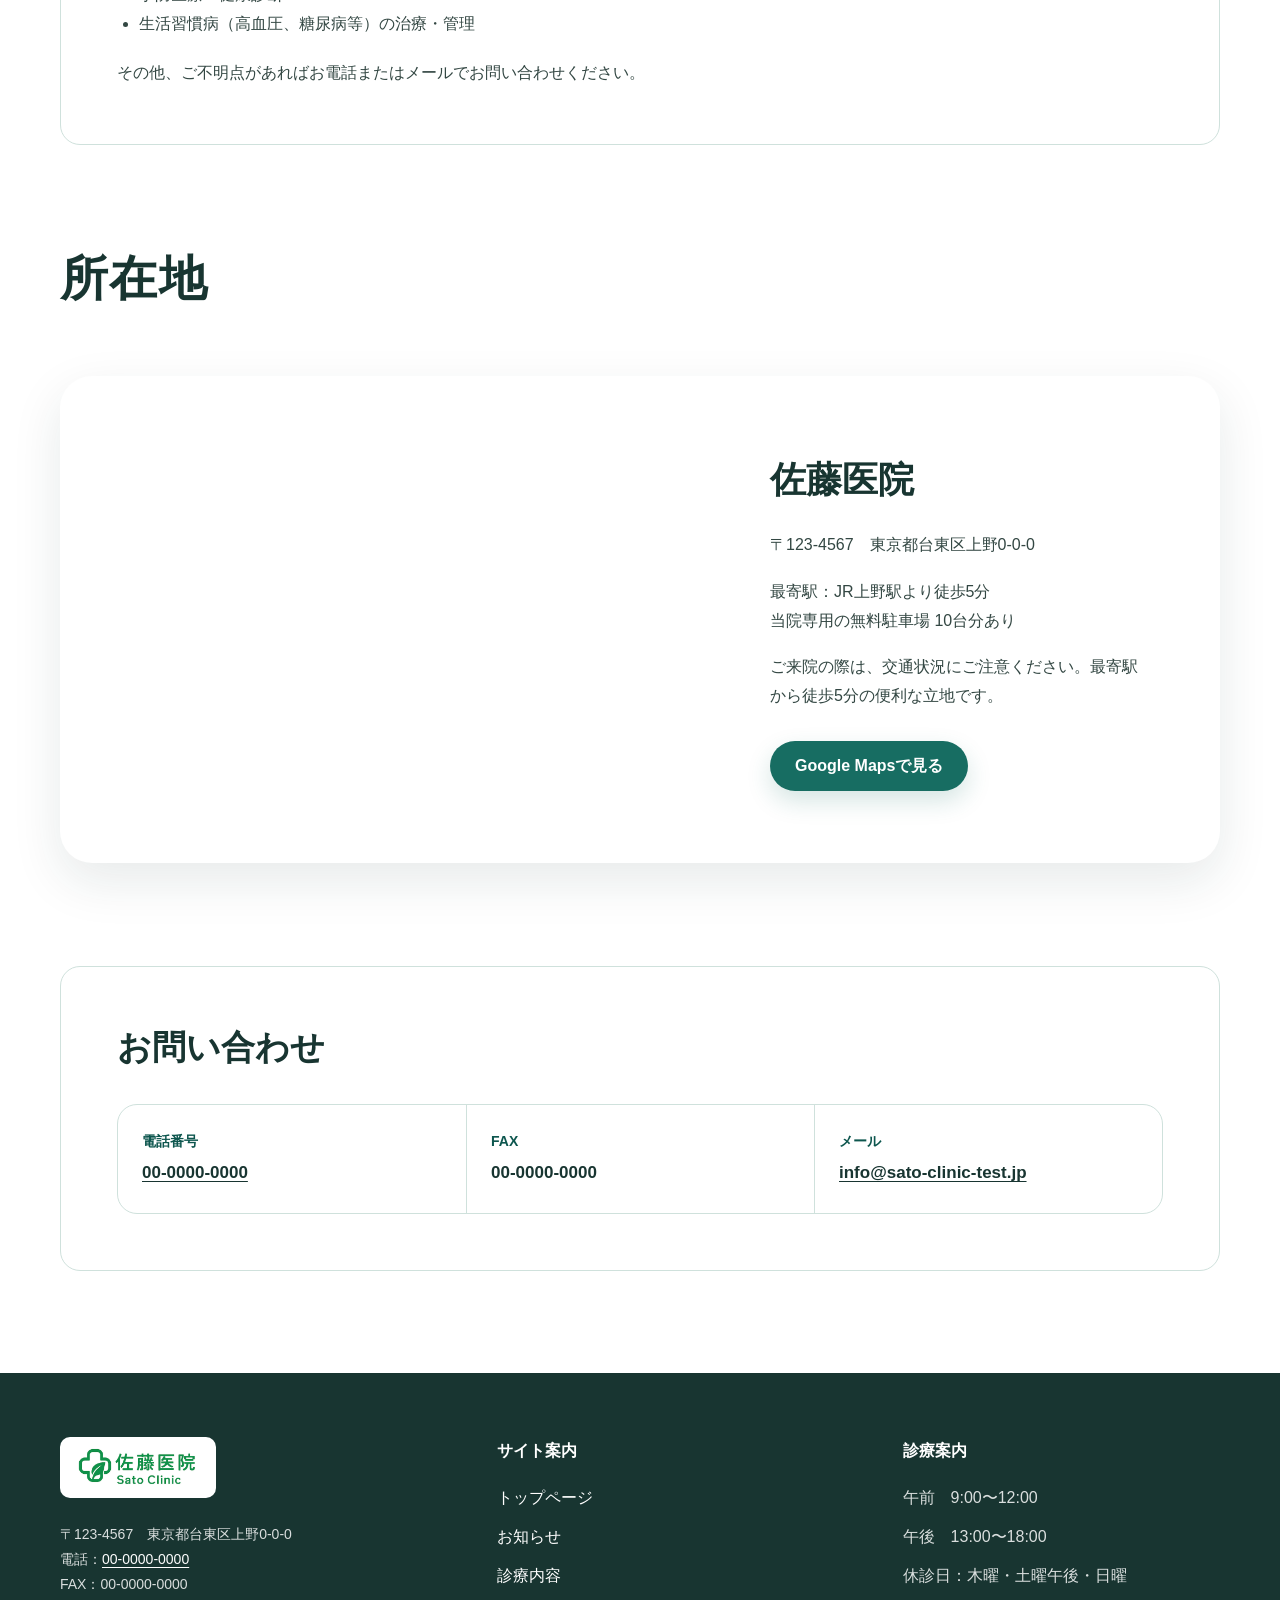
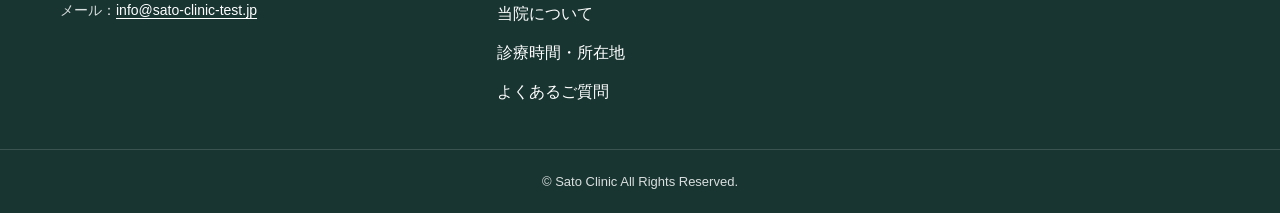
<file: access.html>
<!doctype html>
<html lang="ja">
  <head>
    <meta charset="UTF-8" />
    <meta name="viewport" content="width=device-width, initial-scale=1.0" />
    <meta name="description" content="佐藤医院の診療時間、診療科目、所在地、交通アクセス、お問い合わせ先をご案内します。" />
    <title>診療時間・所在地 | 佐藤医院</title>
    <link rel="icon" href="./img/Logo/logo.png" />
    <link rel="stylesheet" href="./css/style.css" />
  </head>
  <body>
    <a class="skip-link" href="#main-content">本文へ移動</a>
    <header class="site-header"><div class="header-inner">
      <a class="site-logo" href="./index.html" aria-label="佐藤医院 トップページ"><img src="./img/Logo/logo.png" alt="佐藤医院 Sato Clinic" /></a>
      <button class="nav-toggle" type="button" aria-expanded="false" aria-controls="global-nav" aria-label="メニューを開く"><span></span><span></span><span></span></button>
      <nav class="global-nav" id="global-nav" aria-label="グローバルナビゲーション"><ul><li><a href="./access.html#hours">診療時間</a></li><li><a href="./news.html">お知らせ</a></li><li><a href="./medical.html">診療内容</a></li><li><a href="./about.html">当院について</a></li><li><a href="./access.html" aria-current="page">所在地・アクセス</a></li></ul></nav>
      <a class="header-contact" href="./faq.html">お問い合わせ・FAQ</a>
    </div></header>

    <main id="main-content">
      <header class="page-hero"><div class="page-hero-inner">
        <div class="page-hero-copy"><ol class="breadcrumbs" aria-label="パンくずリスト"><li><a href="./index.html">トップページ</a></li><li aria-current="page">診療時間・所在地</li></ol><h1>診療時間・所在地</h1></div>
        <figure class="page-hero-image"><img src="./img/Hospital_Exterior/hospital_2.jpg" alt="佐藤医院" /></figure>
      </div></header>

      <div class="page-content">
        <div class="container">
          <p class="page-intro">佐藤医院では、患者様のご都合に合わせた診療を提供できるよう、柔軟な診療時間を設けております。以下をご確認のうえ、ご来院の際にご利用ください。</p>

          <section class="content-card" id="hours" aria-labelledby="hours-title">
            <header class="section-heading"><h2 id="hours-title">診療時間</h2></header>
            <div class="hours-layout">
              <div class="table-scroll" tabindex="0" aria-label="診療時間表。横にスクロールできます" aria-describedby="access-hours-legend">
                <table class="hours-table"><thead><tr><th scope="col">時間帯</th><th scope="col">月</th><th scope="col">火</th><th scope="col">水</th><th scope="col">木</th><th scope="col">金</th><th scope="col">土</th><th scope="col">日</th></tr></thead><tbody><tr><th scope="row">午前　9:00〜12:00</th><td>●</td><td>●</td><td>●</td><td>／</td><td>●</td><td>●</td><td>／</td></tr><tr><th scope="row">午後　13:00〜18:00</th><td>●</td><td>●</td><td>●</td><td>／</td><td>●</td><td>／</td><td>／</td></tr></tbody></table>
              </div>
              <div class="hours-note"><p class="hours-legend" id="access-hours-legend">●＝診療　／＝休診</p><ul><li>受付時間：午前　8:00〜11:00　／　午後　12:00〜17:00</li><li>休診日：木曜・土曜午後・日曜</li><li>※祝祭日も診療を行っておりますが、休診日もございますので、事前にご確認ください。</li></ul></div>
            </div>
          </section>

          <section class="content-card" aria-labelledby="subjects-title">
            <h2 id="subjects-title">診療科目</h2>
            <ul><li>内科</li><li>循環器科</li><li>呼吸器科</li><li>予防医療・健康診断</li><li>生活習慣病（高血圧、糖尿病等）の治療・管理</li></ul>
            <p>その他、ご不明点があればお電話またはメールでお問い合わせください。</p>
          </section>

          <section class="section" aria-labelledby="location-title">
            <header class="section-heading"><h2 id="location-title">所在地</h2></header>
            <div class="access-layout">
              <div class="map-frame"><iframe src="https://www.google.com/maps?q=%E6%9D%B1%E4%BA%AC%E9%83%BD%E5%8F%B0%E6%9D%B1%E5%8C%BA%E4%B8%8A%E9%87%8E0-0-0&amp;output=embed" title="佐藤医院 周辺地図" loading="lazy" referrerpolicy="no-referrer-when-downgrade" allowfullscreen></iframe></div>
              <address class="access-card"><h3>佐藤医院</h3><p>〒123-4567　東京都台東区上野0-0-0</p><p>最寄駅：JR上野駅より徒歩5分<br />当院専用の無料駐車場 10台分あり</p><p>ご来院の際は、交通状況にご注意ください。最寄駅から徒歩5分の便利な立地です。</p><div class="access-actions"><a class="button" href="https://www.google.com/maps/search/?api=1&amp;query=%E6%9D%B1%E4%BA%AC%E9%83%BD%E5%8F%B0%E6%9D%B1%E5%8C%BA%E4%B8%8A%E9%87%8E0-0-0" target="_blank" rel="noopener noreferrer">Google Mapsで見る</a></div></address>
            </div>
          </section>

          <section class="content-card" aria-labelledby="contact-title">
            <h2 id="contact-title">お問い合わせ</h2>
            <div class="contact-panel"><div><strong>電話番号</strong><a href="tel:0000000000">00-0000-0000</a></div><div><strong>FAX</strong><span>00-0000-0000</span></div><div><strong>メール</strong><a href="mailto:info@sato-clinic-test.jp">info@sato-clinic-test.jp</a></div></div>
          </section>
        </div>
      </div>
    </main>

    <footer class="site-footer"><div class="container footer-main">
      <div class="footer-brand"><img class="footer-logo" src="./img/Logo/logo.png" alt="佐藤医院 Sato Clinic" /><address class="footer-contact">〒123-4567　東京都台東区上野0-0-0<br />電話：<a href="tel:0000000000">00-0000-0000</a><br />FAX：00-0000-0000<br />メール：<a href="mailto:info@sato-clinic-test.jp">info@sato-clinic-test.jp</a></address></div>
      <nav class="footer-nav" aria-label="フッターナビゲーション"><h2>サイト案内</h2><ul><li><a href="./index.html">トップページ</a></li><li><a href="./news.html">お知らせ</a></li><li><a href="./medical.html">診療内容</a></li><li><a href="./about.html">当院について</a></li><li><a href="./access.html">診療時間・所在地</a></li><li><a href="./faq.html">よくあるご質問</a></li></ul></nav>
      <div class="footer-info"><h2>診療案内</h2><ul><li>午前　9:00〜12:00</li><li>午後　13:00〜18:00</li><li>休診日：木曜・土曜午後・日曜</li></ul></div>
    </div><p class="footer-bottom">&copy; Sato Clinic All Rights Reserved.</p></footer>
    <script src="./js/main.js"></script>
  </body>
</html>
</file>
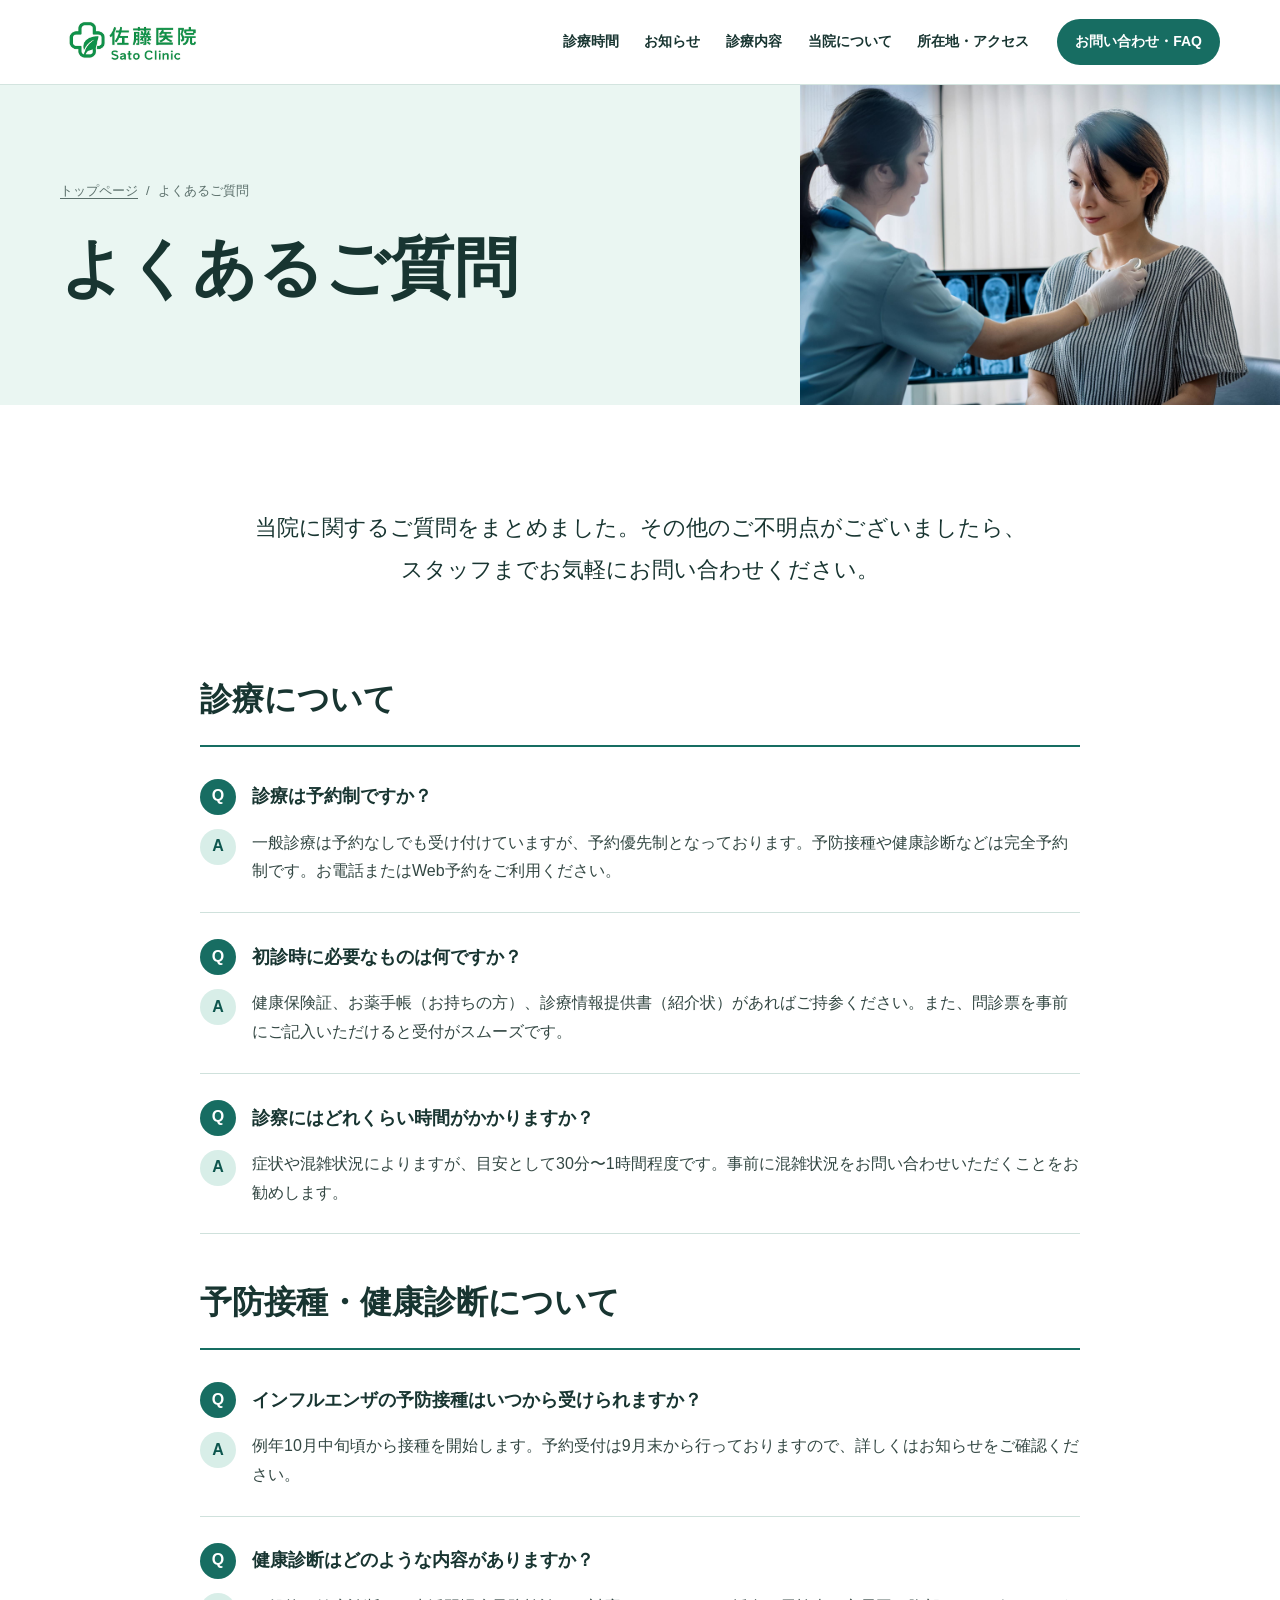
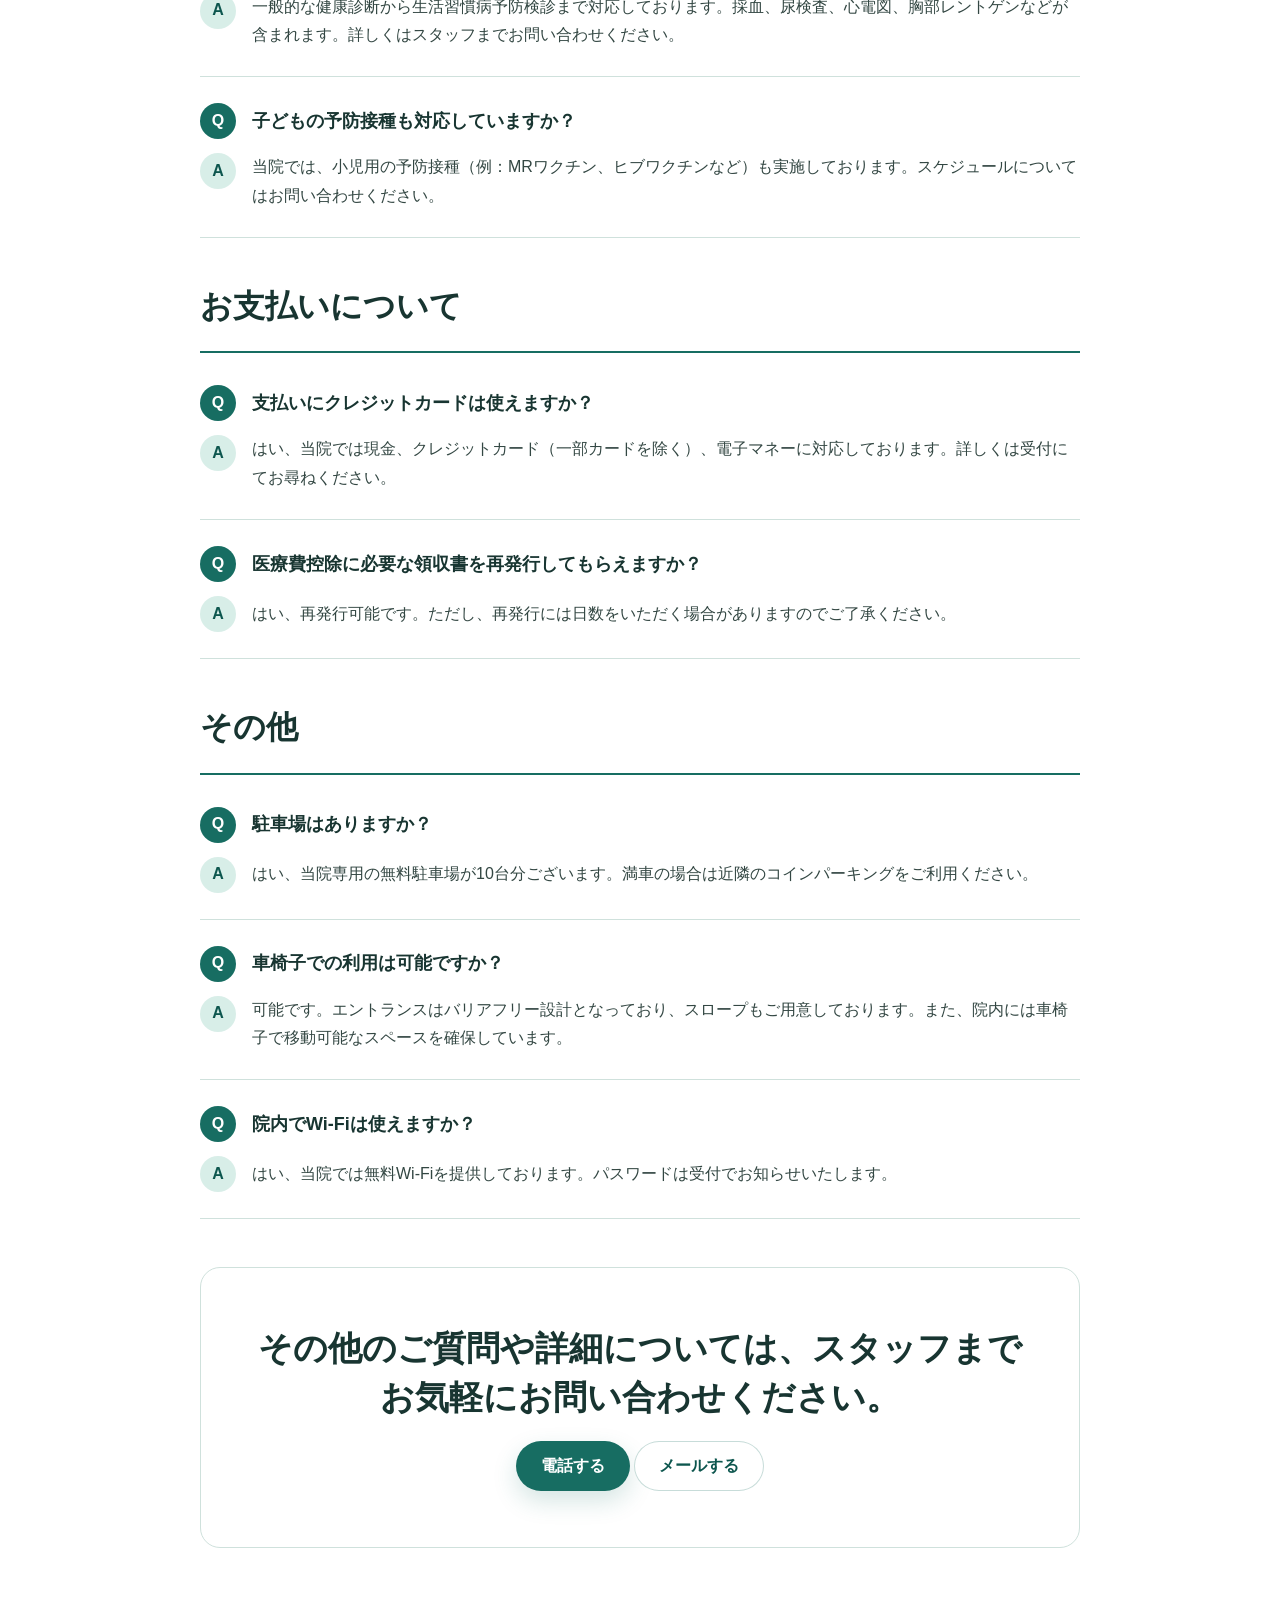
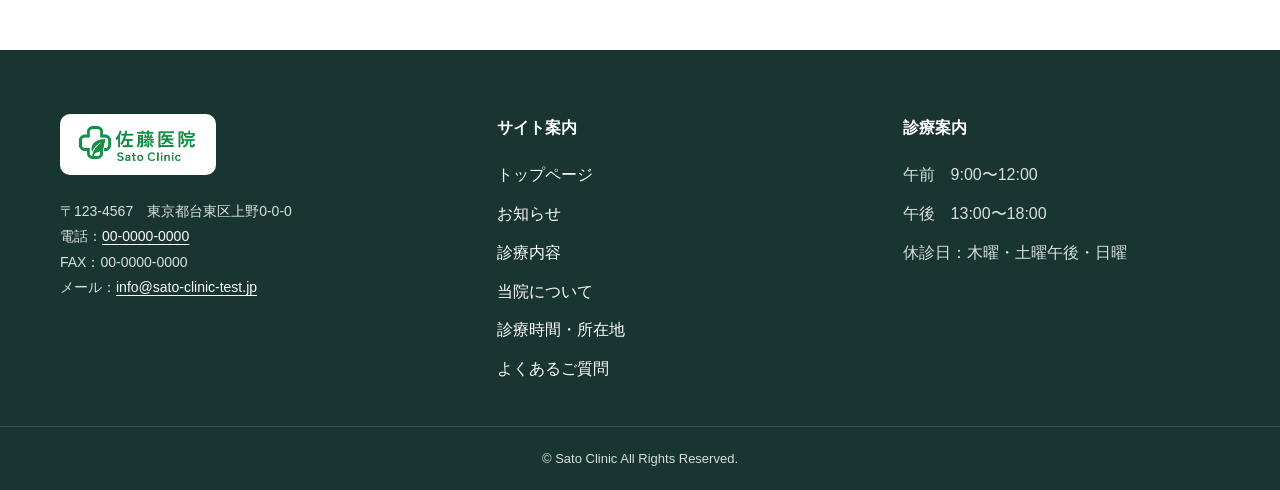
<file: faq.html>
<!doctype html>
<html lang="ja">
  <head>
    <meta charset="UTF-8" />
    <meta name="viewport" content="width=device-width, initial-scale=1.0" />
    <meta name="description" content="佐藤医院の診療、予防接種、健康診断、お支払いなどに関するよくあるご質問をご案内します。" />
    <title>よくあるご質問 | 佐藤医院</title>
    <link rel="icon" href="./img/Logo/logo.png" />
    <link rel="stylesheet" href="./css/style.css" />
  </head>
  <body>
    <a class="skip-link" href="#main-content">本文へ移動</a>
    <header class="site-header"><div class="header-inner">
      <a class="site-logo" href="./index.html" aria-label="佐藤医院 トップページ"><img src="./img/Logo/logo.png" alt="佐藤医院 Sato Clinic" /></a>
      <button class="nav-toggle" type="button" aria-expanded="false" aria-controls="global-nav" aria-label="メニューを開く"><span></span><span></span><span></span></button>
      <nav class="global-nav" id="global-nav" aria-label="グローバルナビゲーション"><ul><li><a href="./access.html#hours">診療時間</a></li><li><a href="./news.html">お知らせ</a></li><li><a href="./medical.html">診療内容</a></li><li><a href="./about.html">当院について</a></li><li><a href="./access.html">所在地・アクセス</a></li></ul></nav>
      <a class="header-contact" href="./faq.html" aria-current="page">お問い合わせ・FAQ</a>
    </div></header>

    <main id="main-content">
      <header class="page-hero"><div class="page-hero-inner">
        <div class="page-hero-copy"><ol class="breadcrumbs" aria-label="パンくずリスト"><li><a href="./index.html">トップページ</a></li><li aria-current="page">よくあるご質問</li></ol><h1>よくあるご質問</h1></div>
        <figure class="page-hero-image"><img src="./img/Patient_Image/patient_4.jpg" alt="受付で相談する患者様" /></figure>
      </div></header>

      <div class="page-content">
        <div class="container-narrow">
          <p class="page-intro">当院に関するご質問をまとめました。その他のご不明点がございましたら、スタッフまでお気軽にお問い合わせください。</p>
          <div class="faq-groups">
            <section class="faq-group"><h2>診療について</h2><dl class="faq-list">
              <div class="faq-item"><dt><span class="faq-mark">Q</span><span class="faq-question">診療は予約制ですか？</span></dt><dd><span class="faq-mark">A</span><span class="faq-answer">一般診療は予約なしでも受け付けていますが、予約優先制となっております。予防接種や健康診断などは完全予約制です。お電話またはWeb予約をご利用ください。</span></dd></div>
              <div class="faq-item"><dt><span class="faq-mark">Q</span><span class="faq-question">初診時に必要なものは何ですか？</span></dt><dd><span class="faq-mark">A</span><span class="faq-answer">健康保険証、お薬手帳（お持ちの方）、診療情報提供書（紹介状）があればご持参ください。また、問診票を事前にご記入いただけると受付がスムーズです。</span></dd></div>
              <div class="faq-item"><dt><span class="faq-mark">Q</span><span class="faq-question">診察にはどれくらい時間がかかりますか？</span></dt><dd><span class="faq-mark">A</span><span class="faq-answer">症状や混雑状況によりますが、目安として30分〜1時間程度です。事前に混雑状況をお問い合わせいただくことをお勧めします。</span></dd></div>
            </dl></section>

            <section class="faq-group"><h2>予防接種・健康診断について</h2><dl class="faq-list">
              <div class="faq-item"><dt><span class="faq-mark">Q</span><span class="faq-question">インフルエンザの予防接種はいつから受けられますか？</span></dt><dd><span class="faq-mark">A</span><span class="faq-answer">例年10月中旬頃から接種を開始します。予約受付は9月末から行っておりますので、詳しくはお知らせをご確認ください。</span></dd></div>
              <div class="faq-item"><dt><span class="faq-mark">Q</span><span class="faq-question">健康診断はどのような内容がありますか？</span></dt><dd><span class="faq-mark">A</span><span class="faq-answer">一般的な健康診断から生活習慣病予防検診まで対応しております。採血、尿検査、心電図、胸部レントゲンなどが含まれます。詳しくはスタッフまでお問い合わせください。</span></dd></div>
              <div class="faq-item"><dt><span class="faq-mark">Q</span><span class="faq-question">子どもの予防接種も対応していますか？</span></dt><dd><span class="faq-mark">A</span><span class="faq-answer">当院では、小児用の予防接種（例：MRワクチン、ヒブワクチンなど）も実施しております。スケジュールについてはお問い合わせください。</span></dd></div>
            </dl></section>

            <section class="faq-group"><h2>お支払いについて</h2><dl class="faq-list">
              <div class="faq-item"><dt><span class="faq-mark">Q</span><span class="faq-question">支払いにクレジットカードは使えますか？</span></dt><dd><span class="faq-mark">A</span><span class="faq-answer">はい、当院では現金、クレジットカード（一部カードを除く）、電子マネーに対応しております。詳しくは受付にてお尋ねください。</span></dd></div>
              <div class="faq-item"><dt><span class="faq-mark">Q</span><span class="faq-question">医療費控除に必要な領収書を再発行してもらえますか？</span></dt><dd><span class="faq-mark">A</span><span class="faq-answer">はい、再発行可能です。ただし、再発行には日数をいただく場合がありますのでご了承ください。</span></dd></div>
            </dl></section>

            <section class="faq-group"><h2>その他</h2><dl class="faq-list">
              <div class="faq-item"><dt><span class="faq-mark">Q</span><span class="faq-question">駐車場はありますか？</span></dt><dd><span class="faq-mark">A</span><span class="faq-answer">はい、当院専用の無料駐車場が10台分ございます。満車の場合は近隣のコインパーキングをご利用ください。</span></dd></div>
              <div class="faq-item"><dt><span class="faq-mark">Q</span><span class="faq-question">車椅子での利用は可能ですか？</span></dt><dd><span class="faq-mark">A</span><span class="faq-answer">可能です。エントランスはバリアフリー設計となっており、スロープもご用意しております。また、院内には車椅子で移動可能なスペースを確保しています。</span></dd></div>
              <div class="faq-item"><dt><span class="faq-mark">Q</span><span class="faq-question">院内でWi-Fiは使えますか？</span></dt><dd><span class="faq-mark">A</span><span class="faq-answer">はい、当院では無料Wi-Fiを提供しております。パスワードは受付でお知らせいたします。</span></dd></div>
            </dl></section>
          </div>
          <section class="content-card faq-contact-card"><h2>その他のご質問や詳細については、スタッフまでお気軽にお問い合わせください。</h2><p><a class="button" href="tel:0000000000">電話する</a> <a class="button button--light" href="mailto:info@sato-clinic-test.jp">メールする</a></p></section>
        </div>
      </div>
    </main>

    <footer class="site-footer"><div class="container footer-main">
      <div class="footer-brand"><img class="footer-logo" src="./img/Logo/logo.png" alt="佐藤医院 Sato Clinic" /><address class="footer-contact">〒123-4567　東京都台東区上野0-0-0<br />電話：<a href="tel:0000000000">00-0000-0000</a><br />FAX：00-0000-0000<br />メール：<a href="mailto:info@sato-clinic-test.jp">info@sato-clinic-test.jp</a></address></div>
      <nav class="footer-nav" aria-label="フッターナビゲーション"><h2>サイト案内</h2><ul><li><a href="./index.html">トップページ</a></li><li><a href="./news.html">お知らせ</a></li><li><a href="./medical.html">診療内容</a></li><li><a href="./about.html">当院について</a></li><li><a href="./access.html">診療時間・所在地</a></li><li><a href="./faq.html">よくあるご質問</a></li></ul></nav>
      <div class="footer-info"><h2>診療案内</h2><ul><li>午前　9:00〜12:00</li><li>午後　13:00〜18:00</li><li>休診日：木曜・土曜午後・日曜</li></ul></div>
    </div><p class="footer-bottom">&copy; Sato Clinic All Rights Reserved.</p></footer>
    <script src="./js/main.js"></script>
  </body>
</html>
</file>
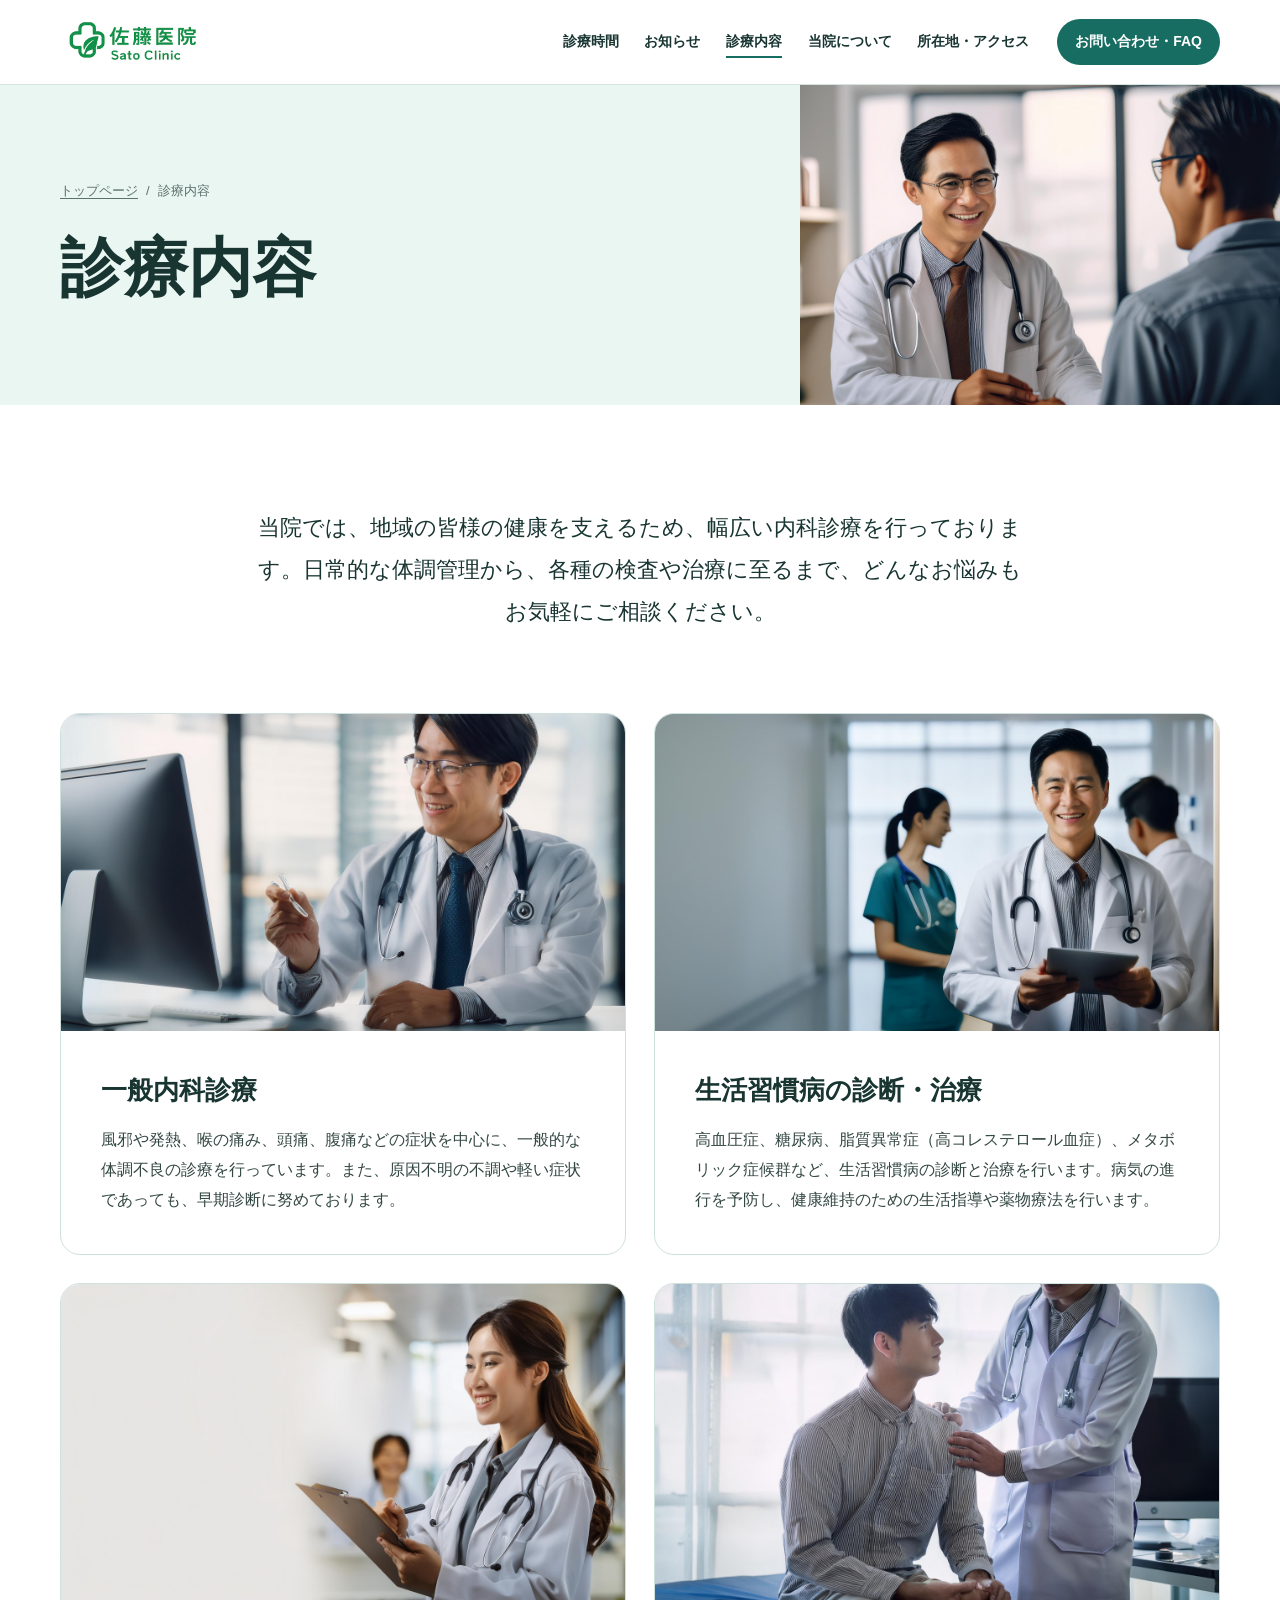
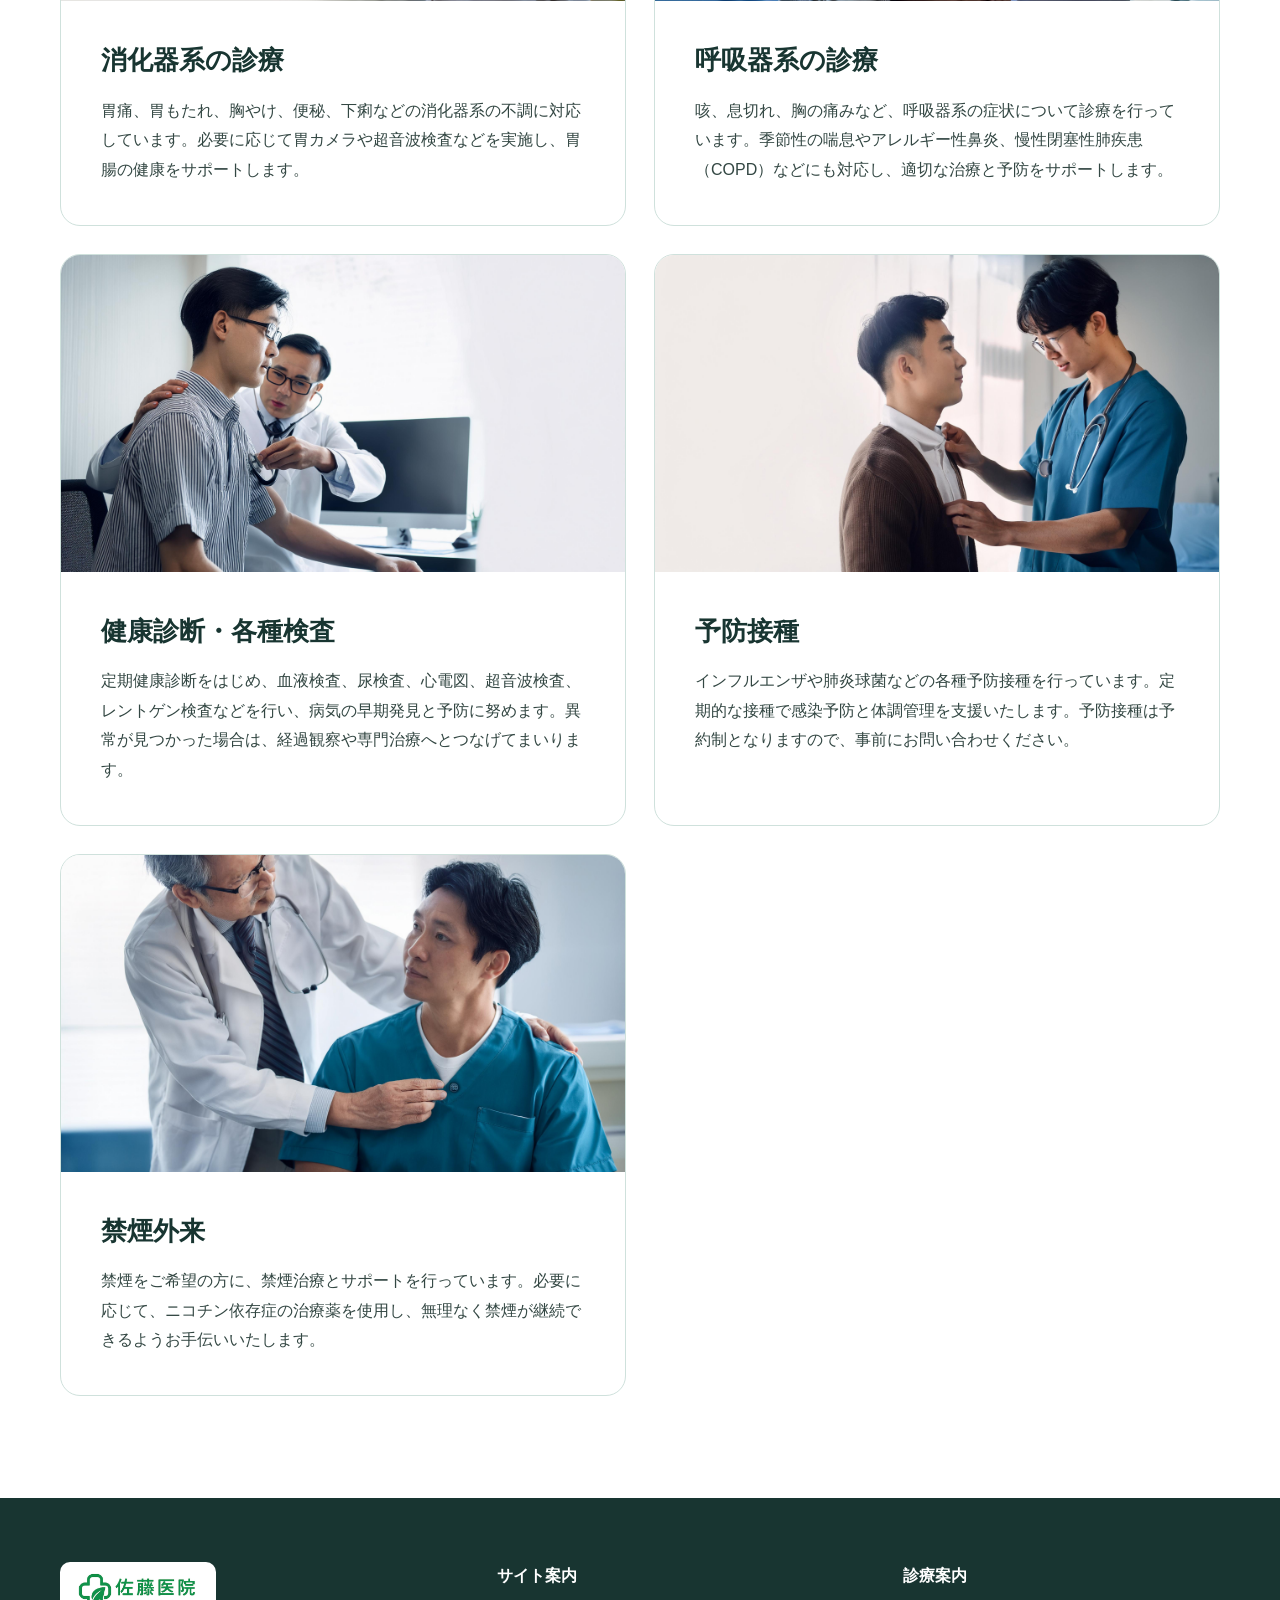
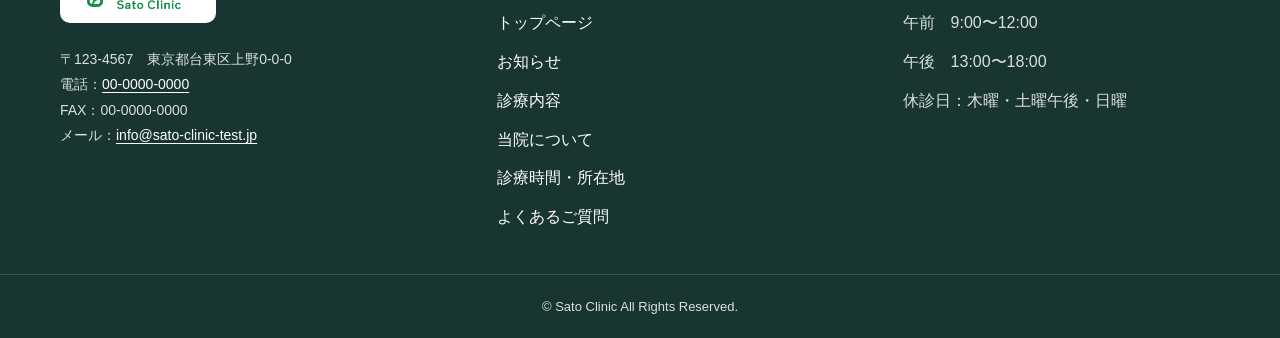
<file: medical.html>
<!doctype html>
<html lang="ja">
  <head>
    <meta charset="UTF-8" />
    <meta name="viewport" content="width=device-width, initial-scale=1.0" />
    <meta name="description" content="佐藤医院の一般内科、生活習慣病、消化器、呼吸器、健康診断、予防接種、禁煙外来をご案内します。" />
    <title>診療内容 | 佐藤医院</title>
    <link rel="icon" href="./img/Logo/logo.png" />
    <link rel="stylesheet" href="./css/style.css" />
  </head>
  <body>
    <a class="skip-link" href="#main-content">本文へ移動</a>
    <header class="site-header"><div class="header-inner">
      <a class="site-logo" href="./index.html" aria-label="佐藤医院 トップページ"><img src="./img/Logo/logo.png" alt="佐藤医院 Sato Clinic" /></a>
      <button class="nav-toggle" type="button" aria-expanded="false" aria-controls="global-nav" aria-label="メニューを開く"><span></span><span></span><span></span></button>
      <nav class="global-nav" id="global-nav" aria-label="グローバルナビゲーション"><ul><li><a href="./access.html#hours">診療時間</a></li><li><a href="./news.html">お知らせ</a></li><li><a href="./medical.html" aria-current="page">診療内容</a></li><li><a href="./about.html">当院について</a></li><li><a href="./access.html">所在地・アクセス</a></li></ul></nav>
      <a class="header-contact" href="./faq.html">お問い合わせ・FAQ</a>
    </div></header>

    <main id="main-content">
      <header class="page-hero"><div class="page-hero-inner">
        <div class="page-hero-copy"><ol class="breadcrumbs" aria-label="パンくずリスト"><li><a href="./index.html">トップページ</a></li><li aria-current="page">診療内容</li></ol><h1>診療内容</h1></div>
        <figure class="page-hero-image"><img src="./img/Medical_Image/medical_8.jpg" alt="佐藤医院の診療" /></figure>
      </div></header>
      <div class="page-content">
        <div class="container">
          <p class="page-intro">当院では、地域の皆様の健康を支えるため、幅広い内科診療を行っております。日常的な体調管理から、各種の検査や治療に至るまで、どんなお悩みもお気軽にご相談ください。</p>
          <div class="service-detail-grid">
            <article class="service-detail-card"><img src="./img/Medical_Image/medical_1.jpg" alt="一般内科診療" /><div><h2>一般内科診療</h2><p>風邪や発熱、喉の痛み、頭痛、腹痛などの症状を中心に、一般的な体調不良の診療を行っています。また、原因不明の不調や軽い症状であっても、早期診断に努めております。</p></div></article>
            <article class="service-detail-card"><img src="./img/Medical_Image/medical_2.jpg" alt="生活習慣病の診断・治療" /><div><h2>生活習慣病の診断・治療</h2><p>高血圧症、糖尿病、脂質異常症（高コレステロール血症）、メタボリック症候群など、生活習慣病の診断と治療を行います。病気の進行を予防し、健康維持のための生活指導や薬物療法を行います。</p></div></article>
            <article class="service-detail-card"><img src="./img/Medical_Image/medical_3.jpg" alt="消化器系の診療" /><div><h2>消化器系の診療</h2><p>胃痛、胃もたれ、胸やけ、便秘、下痢などの消化器系の不調に対応しています。必要に応じて胃カメラや超音波検査などを実施し、胃腸の健康をサポートします。</p></div></article>
            <article class="service-detail-card"><img src="./img/Patient_Image/patient_2.jpg" alt="呼吸器系の診療" /><div><h2>呼吸器系の診療</h2><p>咳、息切れ、胸の痛みなど、呼吸器系の症状について診療を行っています。季節性の喘息やアレルギー性鼻炎、慢性閉塞性肺疾患（COPD）などにも対応し、適切な治療と予防をサポートします。</p></div></article>
            <article class="service-detail-card"><img src="./img/Medical_Image/medical_5.jpg" alt="健康診断・各種検査" /><div><h2>健康診断・各種検査</h2><p>定期健康診断をはじめ、血液検査、尿検査、心電図、超音波検査、レントゲン検査などを行い、病気の早期発見と予防に努めます。異常が見つかった場合は、経過観察や専門治療へとつなげてまいります。</p></div></article>
            <article class="service-detail-card"><img src="./img/Medical_Image/medical_6.jpg" alt="予防接種" /><div><h2>予防接種</h2><p>インフルエンザや肺炎球菌などの各種予防接種を行っています。定期的な接種で感染予防と体調管理を支援いたします。予防接種は予約制となりますので、事前にお問い合わせください。</p></div></article>
            <article class="service-detail-card"><img src="./img/Patient_Image/patient_6.jpg" alt="禁煙外来" /><div><h2>禁煙外来</h2><p>禁煙をご希望の方に、禁煙治療とサポートを行っています。必要に応じて、ニコチン依存症の治療薬を使用し、無理なく禁煙が継続できるようお手伝いいたします。</p></div></article>
          </div>
        </div>
      </div>
    </main>

    <footer class="site-footer"><div class="container footer-main">
      <div class="footer-brand"><img class="footer-logo" src="./img/Logo/logo.png" alt="佐藤医院 Sato Clinic" /><address class="footer-contact">〒123-4567　東京都台東区上野0-0-0<br />電話：<a href="tel:0000000000">00-0000-0000</a><br />FAX：00-0000-0000<br />メール：<a href="mailto:info@sato-clinic-test.jp">info@sato-clinic-test.jp</a></address></div>
      <nav class="footer-nav" aria-label="フッターナビゲーション"><h2>サイト案内</h2><ul><li><a href="./index.html">トップページ</a></li><li><a href="./news.html">お知らせ</a></li><li><a href="./medical.html">診療内容</a></li><li><a href="./about.html">当院について</a></li><li><a href="./access.html">診療時間・所在地</a></li><li><a href="./faq.html">よくあるご質問</a></li></ul></nav>
      <div class="footer-info"><h2>診療案内</h2><ul><li>午前　9:00〜12:00</li><li>午後　13:00〜18:00</li><li>休診日：木曜・土曜午後・日曜</li></ul></div>
    </div><p class="footer-bottom">&copy; Sato Clinic All Rights Reserved.</p></footer>
    <script src="./js/main.js"></script>
  </body>
</html>
</file>
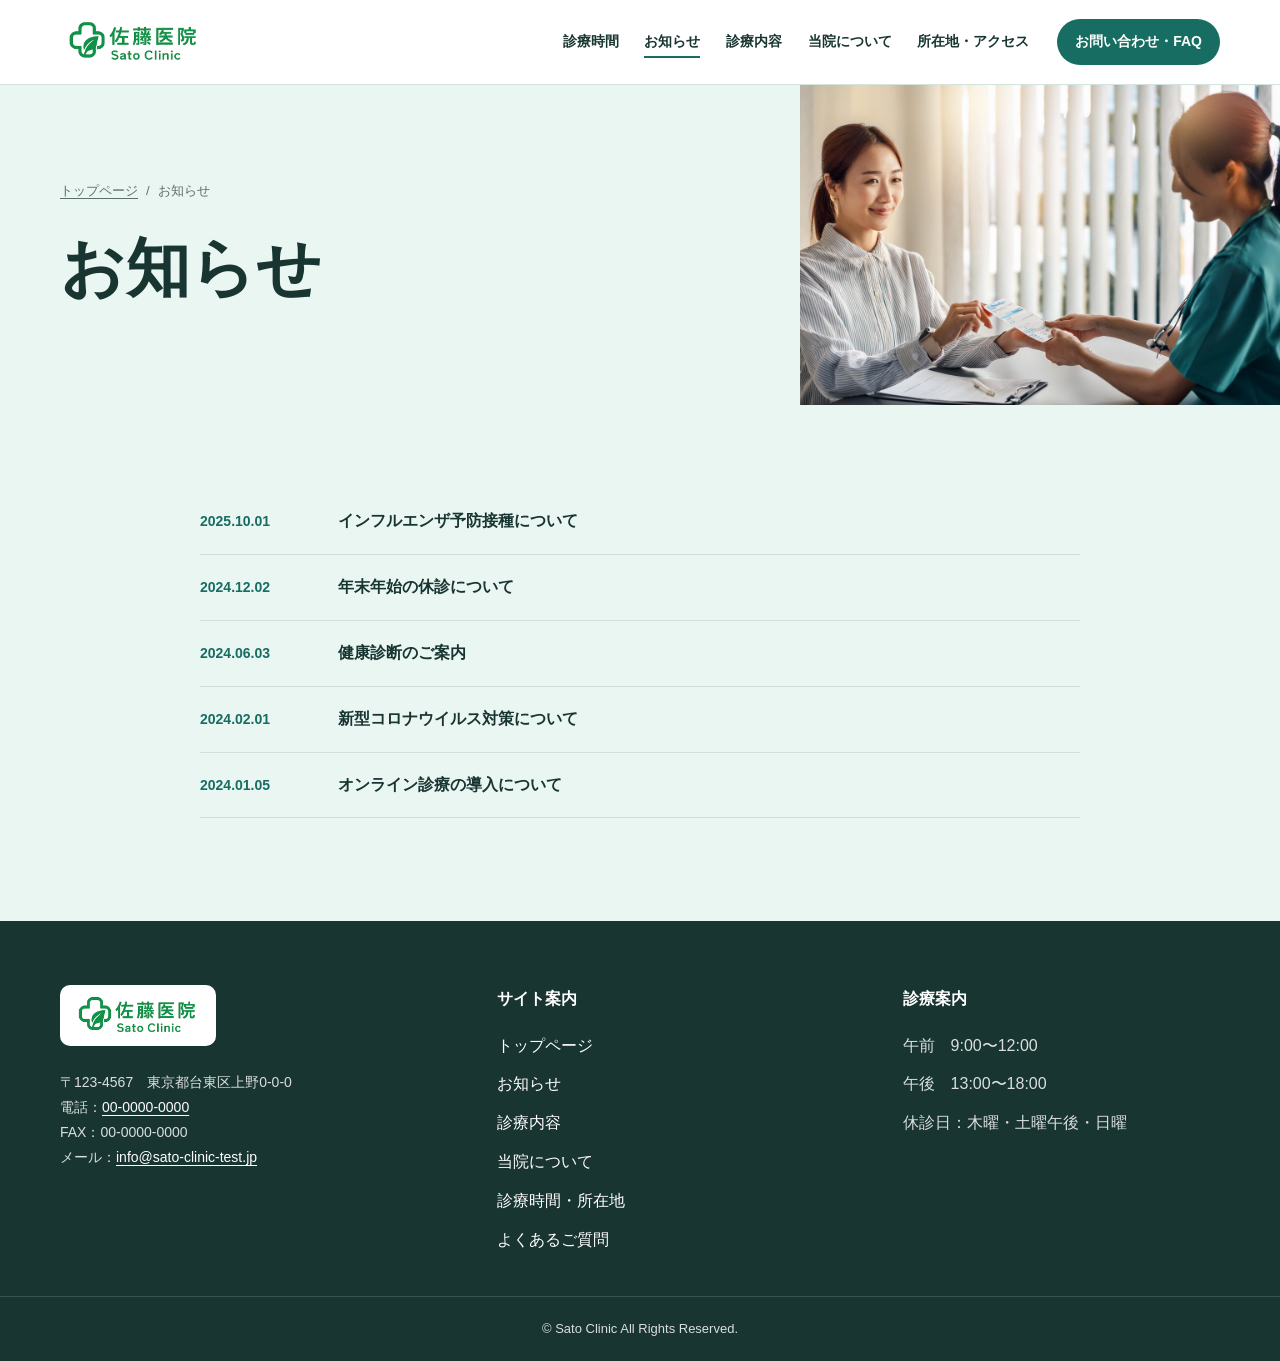
<file: news.html>
<!doctype html>
<html lang="ja">
  <head>
    <meta charset="UTF-8" />
    <meta name="viewport" content="width=device-width, initial-scale=1.0" />
    <meta name="description" content="佐藤医院からのお知らせをご案内します。" />
    <title>お知らせ | 佐藤医院</title>
    <link rel="icon" href="./img/Logo/logo.png" />
    <link rel="stylesheet" href="./css/style.css" />
  </head>
  <body>
    <a class="skip-link" href="#main-content">本文へ移動</a>
    <header class="site-header"><div class="header-inner">
      <a class="site-logo" href="./index.html" aria-label="佐藤医院 トップページ"><img src="./img/Logo/logo.png" alt="佐藤医院 Sato Clinic" /></a>
      <button class="nav-toggle" type="button" aria-expanded="false" aria-controls="global-nav" aria-label="メニューを開く"><span></span><span></span><span></span></button>
      <nav class="global-nav" id="global-nav" aria-label="グローバルナビゲーション"><ul><li><a href="./access.html#hours">診療時間</a></li><li><a href="./news.html" aria-current="page">お知らせ</a></li><li><a href="./medical.html">診療内容</a></li><li><a href="./about.html">当院について</a></li><li><a href="./access.html">所在地・アクセス</a></li></ul></nav>
      <a class="header-contact" href="./faq.html">お問い合わせ・FAQ</a>
    </div></header>

    <main id="main-content">
      <header class="page-hero"><div class="page-hero-inner">
        <div class="page-hero-copy"><ol class="breadcrumbs" aria-label="パンくずリスト"><li><a href="./index.html">トップページ</a></li><li aria-current="page">お知らせ</li></ol><h1>お知らせ</h1></div>
        <figure class="page-hero-image"><img src="./img/Infomation_Image/information_2.jpg" alt="患者様へのお知らせ" /></figure>
      </div></header>
      <div class="page-content section--mint">
        <div class="container-narrow" data-news-page>
          <ul class="news-archive" data-news-list>
            <li><time datetime="2025-10-01">2025.10.01</time><a href="./news.html?id=flu-vaccine">インフルエンザ予防接種について</a></li>
            <li><time datetime="2024-12-02">2024.12.02</time><a href="./news.html?id=year-end-holidays">年末年始の休診について</a></li>
            <li><time datetime="2024-06-03">2024.06.03</time><a href="./news.html?id=health-check">健康診断のご案内</a></li>
            <li><time datetime="2024-02-01">2024.02.01</time><a href="./news.html?id=covid-19">新型コロナウイルス対策について</a></li>
            <li><time datetime="2024-01-05">2024.01.05</time><a href="./news.html?id=online-care">オンライン診療の導入について</a></li>
          </ul>
        </div>
      </div>
    </main>

    <footer class="site-footer"><div class="container footer-main">
      <div class="footer-brand"><img class="footer-logo" src="./img/Logo/logo.png" alt="佐藤医院 Sato Clinic" /><address class="footer-contact">〒123-4567　東京都台東区上野0-0-0<br />電話：<a href="tel:0000000000">00-0000-0000</a><br />FAX：00-0000-0000<br />メール：<a href="mailto:info@sato-clinic-test.jp">info@sato-clinic-test.jp</a></address></div>
      <nav class="footer-nav" aria-label="フッターナビゲーション"><h2>サイト案内</h2><ul><li><a href="./index.html">トップページ</a></li><li><a href="./news.html">お知らせ</a></li><li><a href="./medical.html">診療内容</a></li><li><a href="./about.html">当院について</a></li><li><a href="./access.html">診療時間・所在地</a></li><li><a href="./faq.html">よくあるご質問</a></li></ul></nav>
      <div class="footer-info"><h2>診療案内</h2><ul><li>午前　9:00〜12:00</li><li>午後　13:00〜18:00</li><li>休診日：木曜・土曜午後・日曜</li></ul></div>
    </div><p class="footer-bottom">&copy; Sato Clinic All Rights Reserved.</p></footer>
    <script src="./js/news-data.js"></script>
    <script src="./js/main.js"></script>
  </body>
</html>
</file>
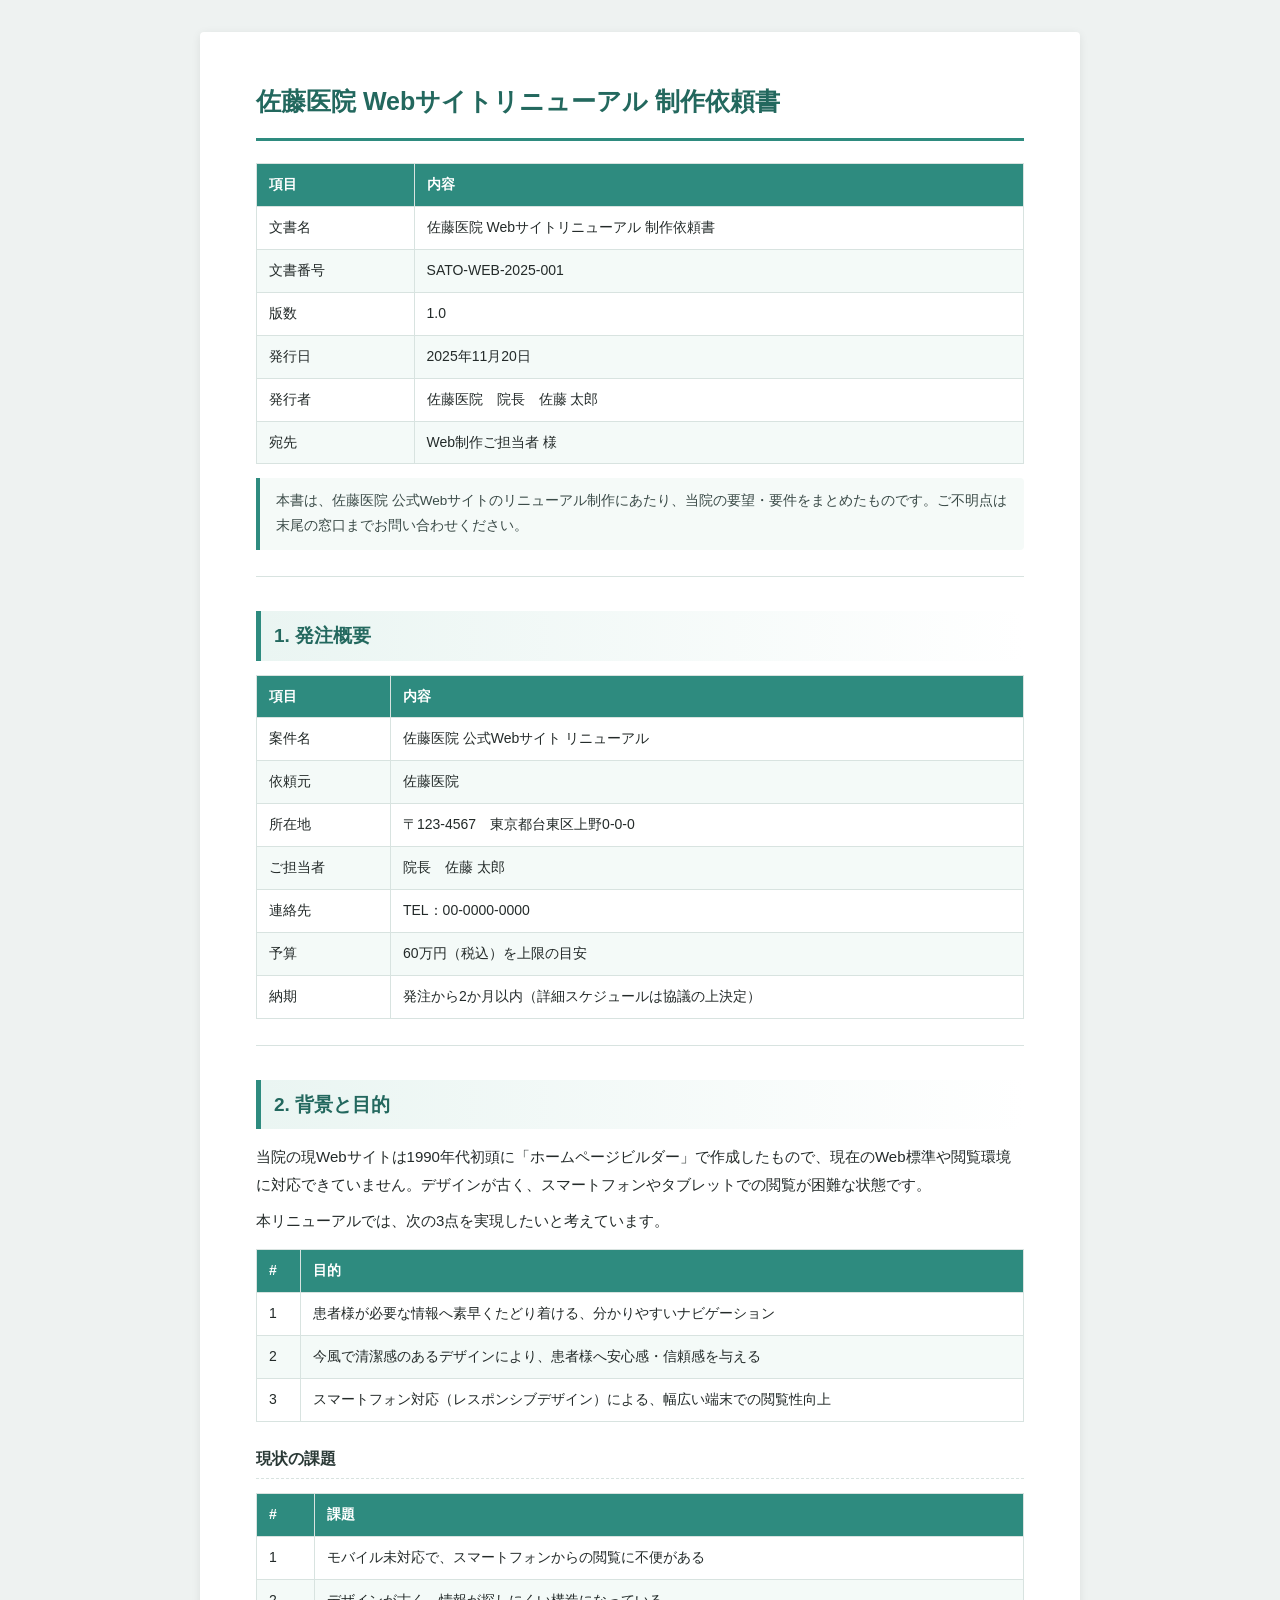
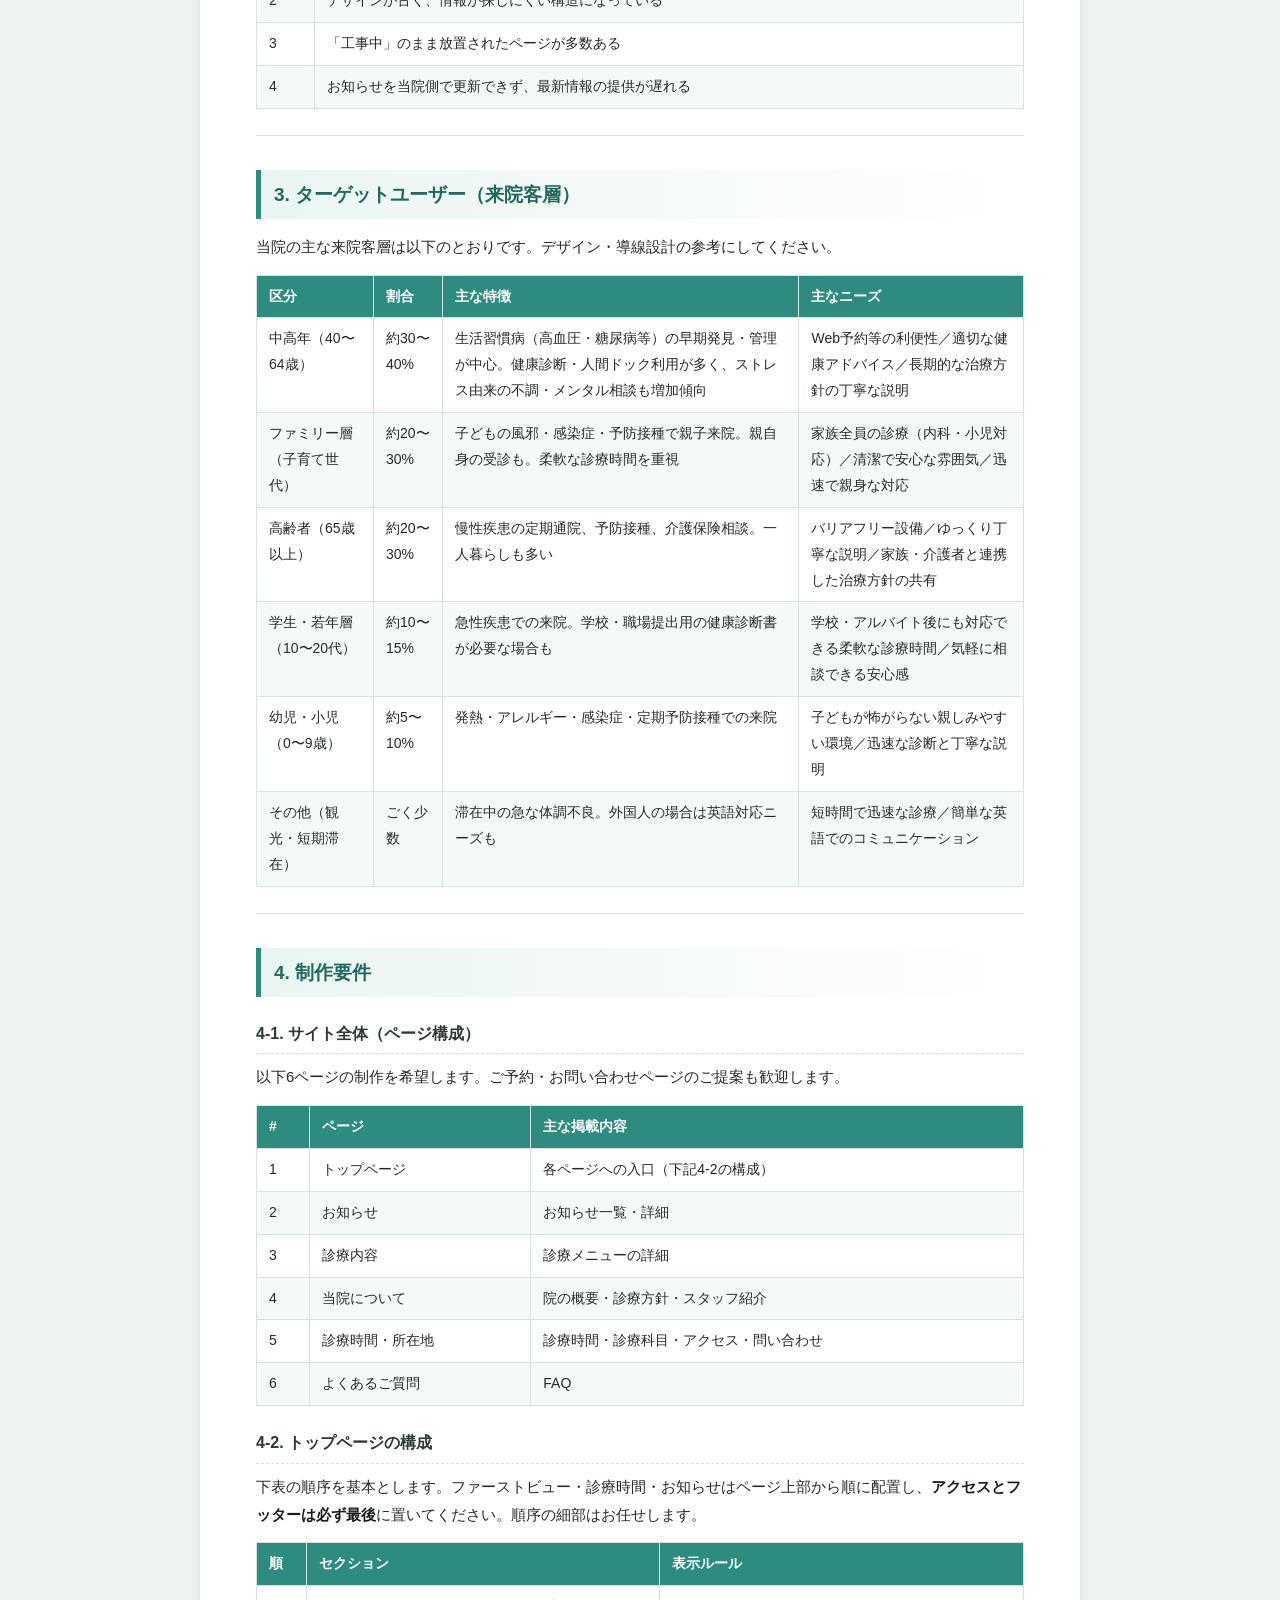
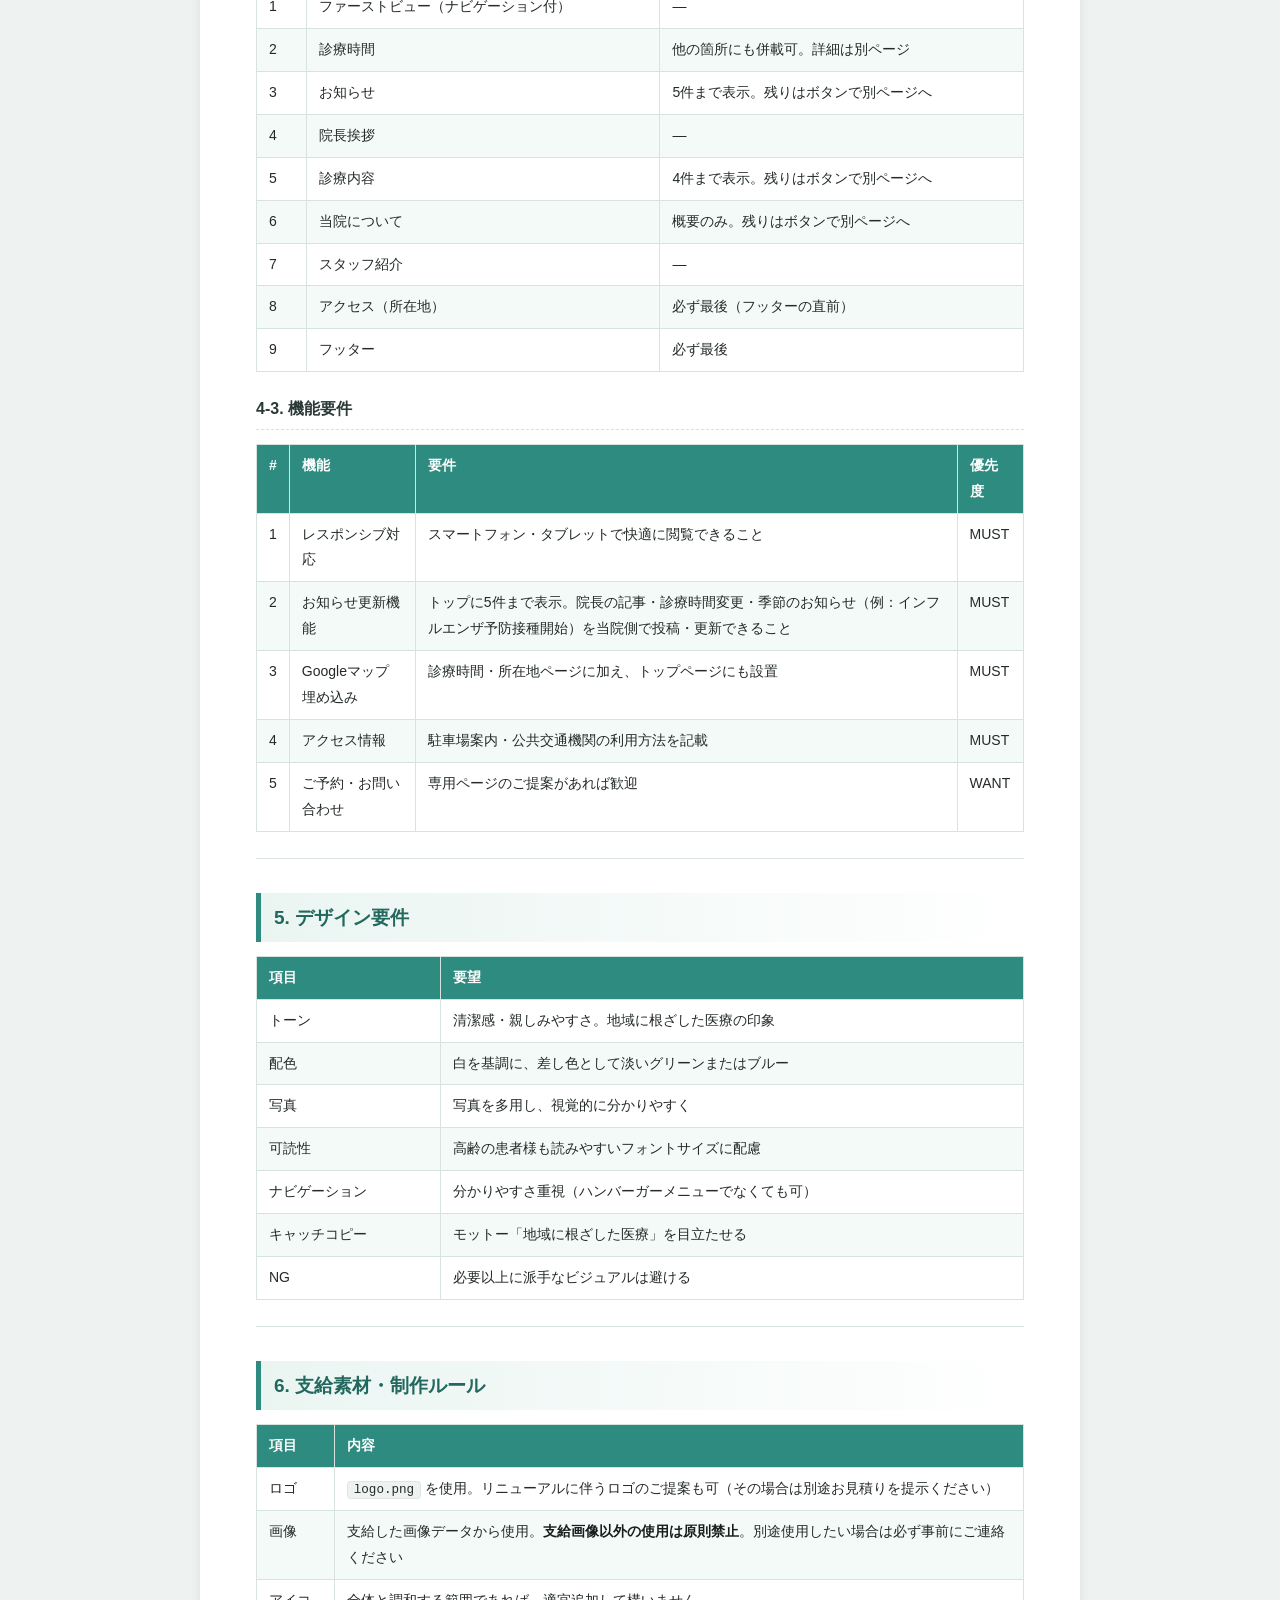
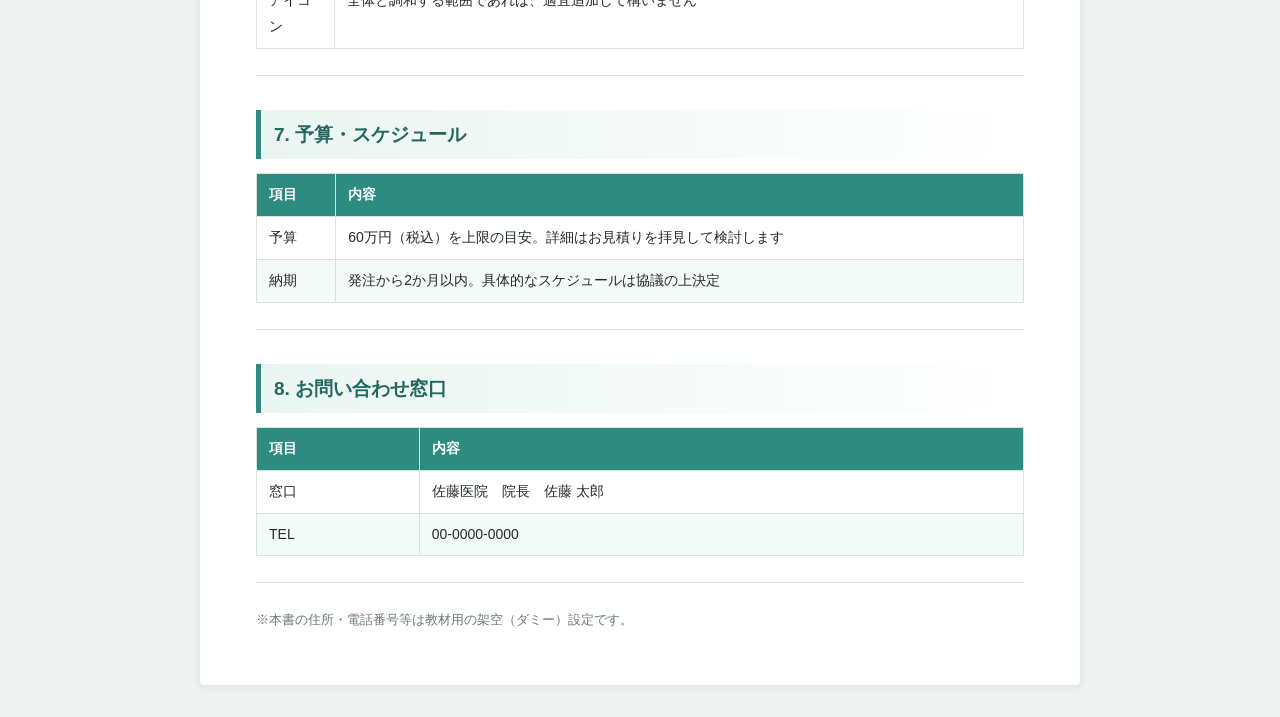
<file: docs/requirements/制作依頼書.html>
<!doctype html><html lang="ja"><head><meta charset="utf-8"><meta name="viewport" content="width=device-width, initial-scale=1"><title>佐藤医院 Webサイトリニューアル 制作依頼書</title><style>
:root{--accent:#2E8B7F;--accent-dark:#23685E;--line:#d8e3e0;--muted:#6B7B77;}
*{box-sizing:border-box;}
body{margin:0;background:#eef2f1;color:#232A29;line-height:1.85;font-size:15px;
 font-family:"Yu Gothic",YuGothic,"Hiragino Kaku Gothic ProN","Noto Sans JP","Meiryo",sans-serif;}
.page{max-width:880px;margin:32px auto;background:#fff;padding:46px 56px;
 box-shadow:0 2px 10px rgba(0,0,0,.08);border-radius:4px;}
h1{font-size:25px;color:var(--accent-dark);margin:0 0 22px;padding-bottom:14px;border-bottom:3px solid var(--accent);}
h2{font-size:19px;color:var(--accent-dark);margin:34px 0 14px;padding:7px 0 7px 13px;
 border-left:5px solid var(--accent);background:linear-gradient(90deg,#eaf5f2,rgba(255,255,255,0));}
h3{font-size:16px;color:#2b3a37;margin:22px 0 9px;padding-bottom:5px;border-bottom:1px dashed var(--line);}
p{margin:9px 0;}
strong{color:#161d1c;}
code{background:#eef3f2;border:1px solid #dde6e3;border-radius:4px;padding:1px 6px;
 font-family:Consolas,"Courier New",monospace;font-size:.9em;}
table{width:100%;border-collapse:collapse;margin:14px 0;font-size:14px;}
th,td{border:1px solid var(--line);padding:8px 12px;text-align:left;vertical-align:top;}
th{background:var(--accent);color:#fff;font-weight:600;}
tbody tr:nth-child(even){background:#f4faf8;}
ul{margin:9px 0;padding-left:1.4em;}
li{margin:4px 0;}
blockquote{margin:14px 0;padding:11px 16px;background:#f5faf8;border-left:4px solid var(--accent);
 color:#3a4a47;font-size:13.5px;border-radius:0 4px 4px 0;}
.small{color:var(--muted);font-size:12.5px;margin:6px 0;}
.right{text-align:right;}
hr{border:0;border-top:1px solid var(--line);margin:26px 0;}
@media print{body{background:#fff;}.page{box-shadow:none;margin:0;max-width:none;padding:0;border-radius:0;}}
@media (max-width:620px){.page{padding:24px 18px;}table{font-size:13px;}th,td{padding:6px 8px;}}
</style></head><body><main class="page"><h1>佐藤医院 Webサイトリニューアル 制作依頼書</h1>
<table><thead><tr><th>項目</th><th>内容</th></tr></thead><tbody><tr><td>文書名</td><td>佐藤医院 Webサイトリニューアル 制作依頼書</td></tr><tr><td>文書番号</td><td>SATO-WEB-2025-001</td></tr><tr><td>版数</td><td>1.0</td></tr><tr><td>発行日</td><td>2025年11月20日</td></tr><tr><td>発行者</td><td>佐藤医院　院長　佐藤 太郎</td></tr><tr><td>宛先</td><td>Web制作ご担当者 様</td></tr></tbody></table>
<blockquote>本書は、佐藤医院 公式Webサイトのリニューアル制作にあたり、当院の要望・要件をまとめたものです。ご不明点は末尾の窓口までお問い合わせください。</blockquote>
<hr>
<h2>1. 発注概要</h2>
<table><thead><tr><th>項目</th><th>内容</th></tr></thead><tbody><tr><td>案件名</td><td>佐藤医院 公式Webサイト リニューアル</td></tr><tr><td>依頼元</td><td>佐藤医院</td></tr><tr><td>所在地</td><td>〒123-4567　東京都台東区上野0-0-0</td></tr><tr><td>ご担当者</td><td>院長　佐藤 太郎</td></tr><tr><td>連絡先</td><td>TEL：00-0000-0000</td></tr><tr><td>予算</td><td>60万円（税込）を上限の目安</td></tr><tr><td>納期</td><td>発注から2か月以内（詳細スケジュールは協議の上決定）</td></tr></tbody></table>
<hr>
<h2>2. 背景と目的</h2>
<p>当院の現Webサイトは1990年代初頭に「ホームページビルダー」で作成したもので、現在のWeb標準や閲覧環境に対応できていません。デザインが古く、スマートフォンやタブレットでの閲覧が困難な状態です。</p>
<p>本リニューアルでは、次の3点を実現したいと考えています。</p>
<table><thead><tr><th>#</th><th>目的</th></tr></thead><tbody><tr><td>1</td><td>患者様が必要な情報へ素早くたどり着ける、分かりやすいナビゲーション</td></tr><tr><td>2</td><td>今風で清潔感のあるデザインにより、患者様へ安心感・信頼感を与える</td></tr><tr><td>3</td><td>スマートフォン対応（レスポンシブデザイン）による、幅広い端末での閲覧性向上</td></tr></tbody></table>
<h3>現状の課題</h3>
<table><thead><tr><th>#</th><th>課題</th></tr></thead><tbody><tr><td>1</td><td>モバイル未対応で、スマートフォンからの閲覧に不便がある</td></tr><tr><td>2</td><td>デザインが古く、情報が探しにくい構造になっている</td></tr><tr><td>3</td><td>「工事中」のまま放置されたページが多数ある</td></tr><tr><td>4</td><td>お知らせを当院側で更新できず、最新情報の提供が遅れる</td></tr></tbody></table>
<hr>
<h2>3. ターゲットユーザー（来院客層）</h2>
<p>当院の主な来院客層は以下のとおりです。デザイン・導線設計の参考にしてください。</p>
<table><thead><tr><th>区分</th><th>割合</th><th>主な特徴</th><th>主なニーズ</th></tr></thead><tbody><tr><td>中高年（40〜64歳）</td><td>約30〜40%</td><td>生活習慣病（高血圧・糖尿病等）の早期発見・管理が中心。健康診断・人間ドック利用が多く、ストレス由来の不調・メンタル相談も増加傾向</td><td>Web予約等の利便性／適切な健康アドバイス／長期的な治療方針の丁寧な説明</td></tr><tr><td>ファミリー層（子育て世代）</td><td>約20〜30%</td><td>子どもの風邪・感染症・予防接種で親子来院。親自身の受診も。柔軟な診療時間を重視</td><td>家族全員の診療（内科・小児対応）／清潔で安心な雰囲気／迅速で親身な対応</td></tr><tr><td>高齢者（65歳以上）</td><td>約20〜30%</td><td>慢性疾患の定期通院、予防接種、介護保険相談。一人暮らしも多い</td><td>バリアフリー設備／ゆっくり丁寧な説明／家族・介護者と連携した治療方針の共有</td></tr><tr><td>学生・若年層（10〜20代）</td><td>約10〜15%</td><td>急性疾患での来院。学校・職場提出用の健康診断書が必要な場合も</td><td>学校・アルバイト後にも対応できる柔軟な診療時間／気軽に相談できる安心感</td></tr><tr><td>幼児・小児（0〜9歳）</td><td>約5〜10%</td><td>発熱・アレルギー・感染症・定期予防接種での来院</td><td>子どもが怖がらない親しみやすい環境／迅速な診断と丁寧な説明</td></tr><tr><td>その他（観光・短期滞在）</td><td>ごく少数</td><td>滞在中の急な体調不良。外国人の場合は英語対応ニーズも</td><td>短時間で迅速な診療／簡単な英語でのコミュニケーション</td></tr></tbody></table>
<hr>
<h2>4. 制作要件</h2>
<h3>4-1. サイト全体（ページ構成）</h3>
<p>以下6ページの制作を希望します。ご予約・お問い合わせページのご提案も歓迎します。</p>
<table><thead><tr><th>#</th><th>ページ</th><th>主な掲載内容</th></tr></thead><tbody><tr><td>1</td><td>トップページ</td><td>各ページへの入口（下記4-2の構成）</td></tr><tr><td>2</td><td>お知らせ</td><td>お知らせ一覧・詳細</td></tr><tr><td>3</td><td>診療内容</td><td>診療メニューの詳細</td></tr><tr><td>4</td><td>当院について</td><td>院の概要・診療方針・スタッフ紹介</td></tr><tr><td>5</td><td>診療時間・所在地</td><td>診療時間・診療科目・アクセス・問い合わせ</td></tr><tr><td>6</td><td>よくあるご質問</td><td>FAQ</td></tr></tbody></table>
<h3>4-2. トップページの構成</h3>
<p>下表の順序を基本とします。ファーストビュー・診療時間・お知らせはページ上部から順に配置し、<strong>アクセスとフッターは必ず最後</strong>に置いてください。順序の細部はお任せします。</p>
<table><thead><tr><th>順</th><th>セクション</th><th>表示ルール</th></tr></thead><tbody><tr><td>1</td><td>ファーストビュー（ナビゲーション付）</td><td>—</td></tr><tr><td>2</td><td>診療時間</td><td>他の箇所にも併載可。詳細は別ページ</td></tr><tr><td>3</td><td>お知らせ</td><td>5件まで表示。残りはボタンで別ページへ</td></tr><tr><td>4</td><td>院長挨拶</td><td>—</td></tr><tr><td>5</td><td>診療内容</td><td>4件まで表示。残りはボタンで別ページへ</td></tr><tr><td>6</td><td>当院について</td><td>概要のみ。残りはボタンで別ページへ</td></tr><tr><td>7</td><td>スタッフ紹介</td><td>—</td></tr><tr><td>8</td><td>アクセス（所在地）</td><td>必ず最後（フッターの直前）</td></tr><tr><td>9</td><td>フッター</td><td>必ず最後</td></tr></tbody></table>
<h3>4-3. 機能要件</h3>
<table><thead><tr><th>#</th><th>機能</th><th>要件</th><th>優先度</th></tr></thead><tbody><tr><td>1</td><td>レスポンシブ対応</td><td>スマートフォン・タブレットで快適に閲覧できること</td><td>MUST</td></tr><tr><td>2</td><td>お知らせ更新機能</td><td>トップに5件まで表示。院長の記事・診療時間変更・季節のお知らせ（例：インフルエンザ予防接種開始）を当院側で投稿・更新できること</td><td>MUST</td></tr><tr><td>3</td><td>Googleマップ埋め込み</td><td>診療時間・所在地ページに加え、トップページにも設置</td><td>MUST</td></tr><tr><td>4</td><td>アクセス情報</td><td>駐車場案内・公共交通機関の利用方法を記載</td><td>MUST</td></tr><tr><td>5</td><td>ご予約・お問い合わせ</td><td>専用ページのご提案があれば歓迎</td><td>WANT</td></tr></tbody></table>
<hr>
<h2>5. デザイン要件</h2>
<table><thead><tr><th>項目</th><th>要望</th></tr></thead><tbody><tr><td>トーン</td><td>清潔感・親しみやすさ。地域に根ざした医療の印象</td></tr><tr><td>配色</td><td>白を基調に、差し色として淡いグリーンまたはブルー</td></tr><tr><td>写真</td><td>写真を多用し、視覚的に分かりやすく</td></tr><tr><td>可読性</td><td>高齢の患者様も読みやすいフォントサイズに配慮</td></tr><tr><td>ナビゲーション</td><td>分かりやすさ重視（ハンバーガーメニューでなくても可）</td></tr><tr><td>キャッチコピー</td><td>モットー「地域に根ざした医療」を目立たせる</td></tr><tr><td>NG</td><td>必要以上に派手なビジュアルは避ける</td></tr></tbody></table>
<hr>
<h2>6. 支給素材・制作ルール</h2>
<table><thead><tr><th>項目</th><th>内容</th></tr></thead><tbody><tr><td>ロゴ</td><td><code>logo.png</code> を使用。リニューアルに伴うロゴのご提案も可（その場合は別途お見積りを提示ください）</td></tr><tr><td>画像</td><td>支給した画像データから使用。<strong>支給画像以外の使用は原則禁止</strong>。別途使用したい場合は必ず事前にご連絡ください</td></tr><tr><td>アイコン</td><td>全体と調和する範囲であれば、適宜追加して構いません</td></tr></tbody></table>
<hr>
<h2>7. 予算・スケジュール</h2>
<table><thead><tr><th>項目</th><th>内容</th></tr></thead><tbody><tr><td>予算</td><td>60万円（税込）を上限の目安。詳細はお見積りを拝見して検討します</td></tr><tr><td>納期</td><td>発注から2か月以内。具体的なスケジュールは協議の上決定</td></tr></tbody></table>
<hr>
<h2>8. お問い合わせ窓口</h2>
<table><thead><tr><th>項目</th><th>内容</th></tr></thead><tbody><tr><td>窓口</td><td>佐藤医院　院長　佐藤 太郎</td></tr><tr><td>TEL</td><td>00-0000-0000</td></tr></tbody></table>
<hr>
<p class="small">※本書の住所・電話番号等は教材用の架空（ダミー）設定です。</p></main></body></html>
</file>
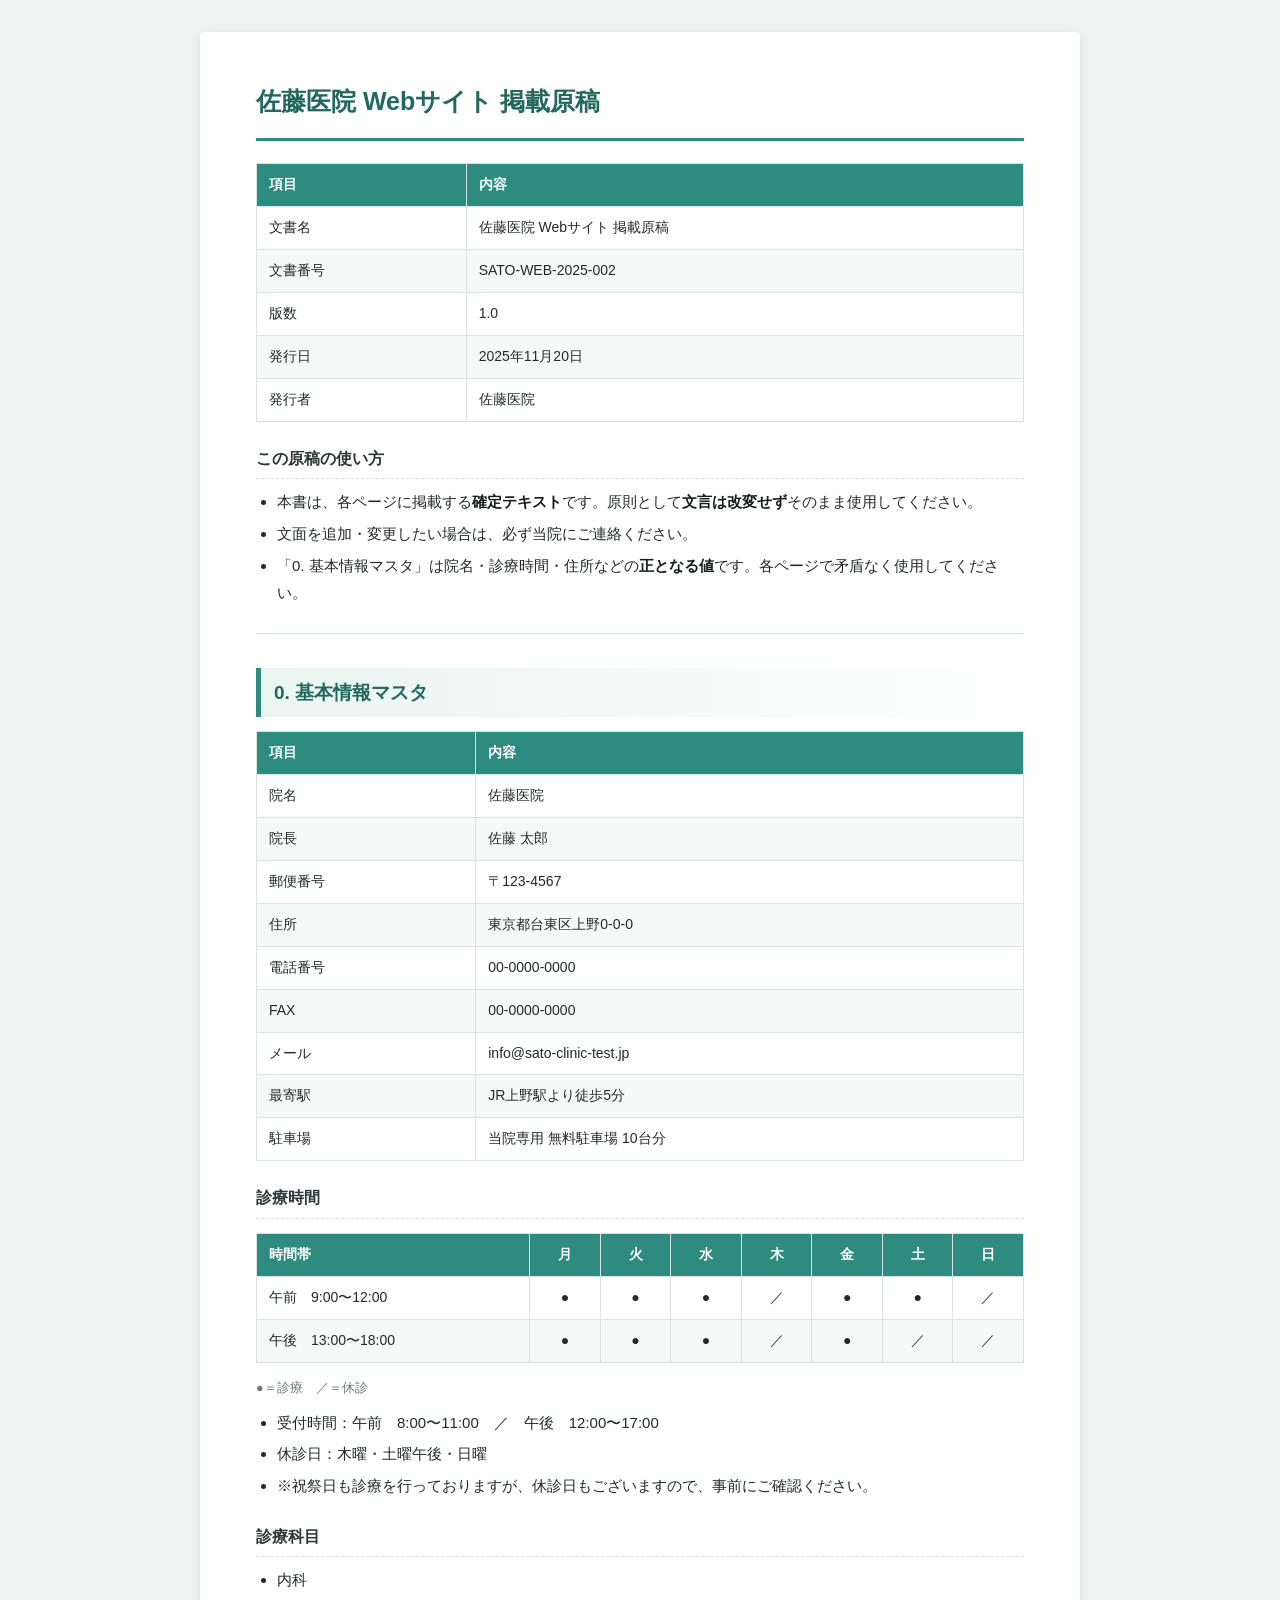
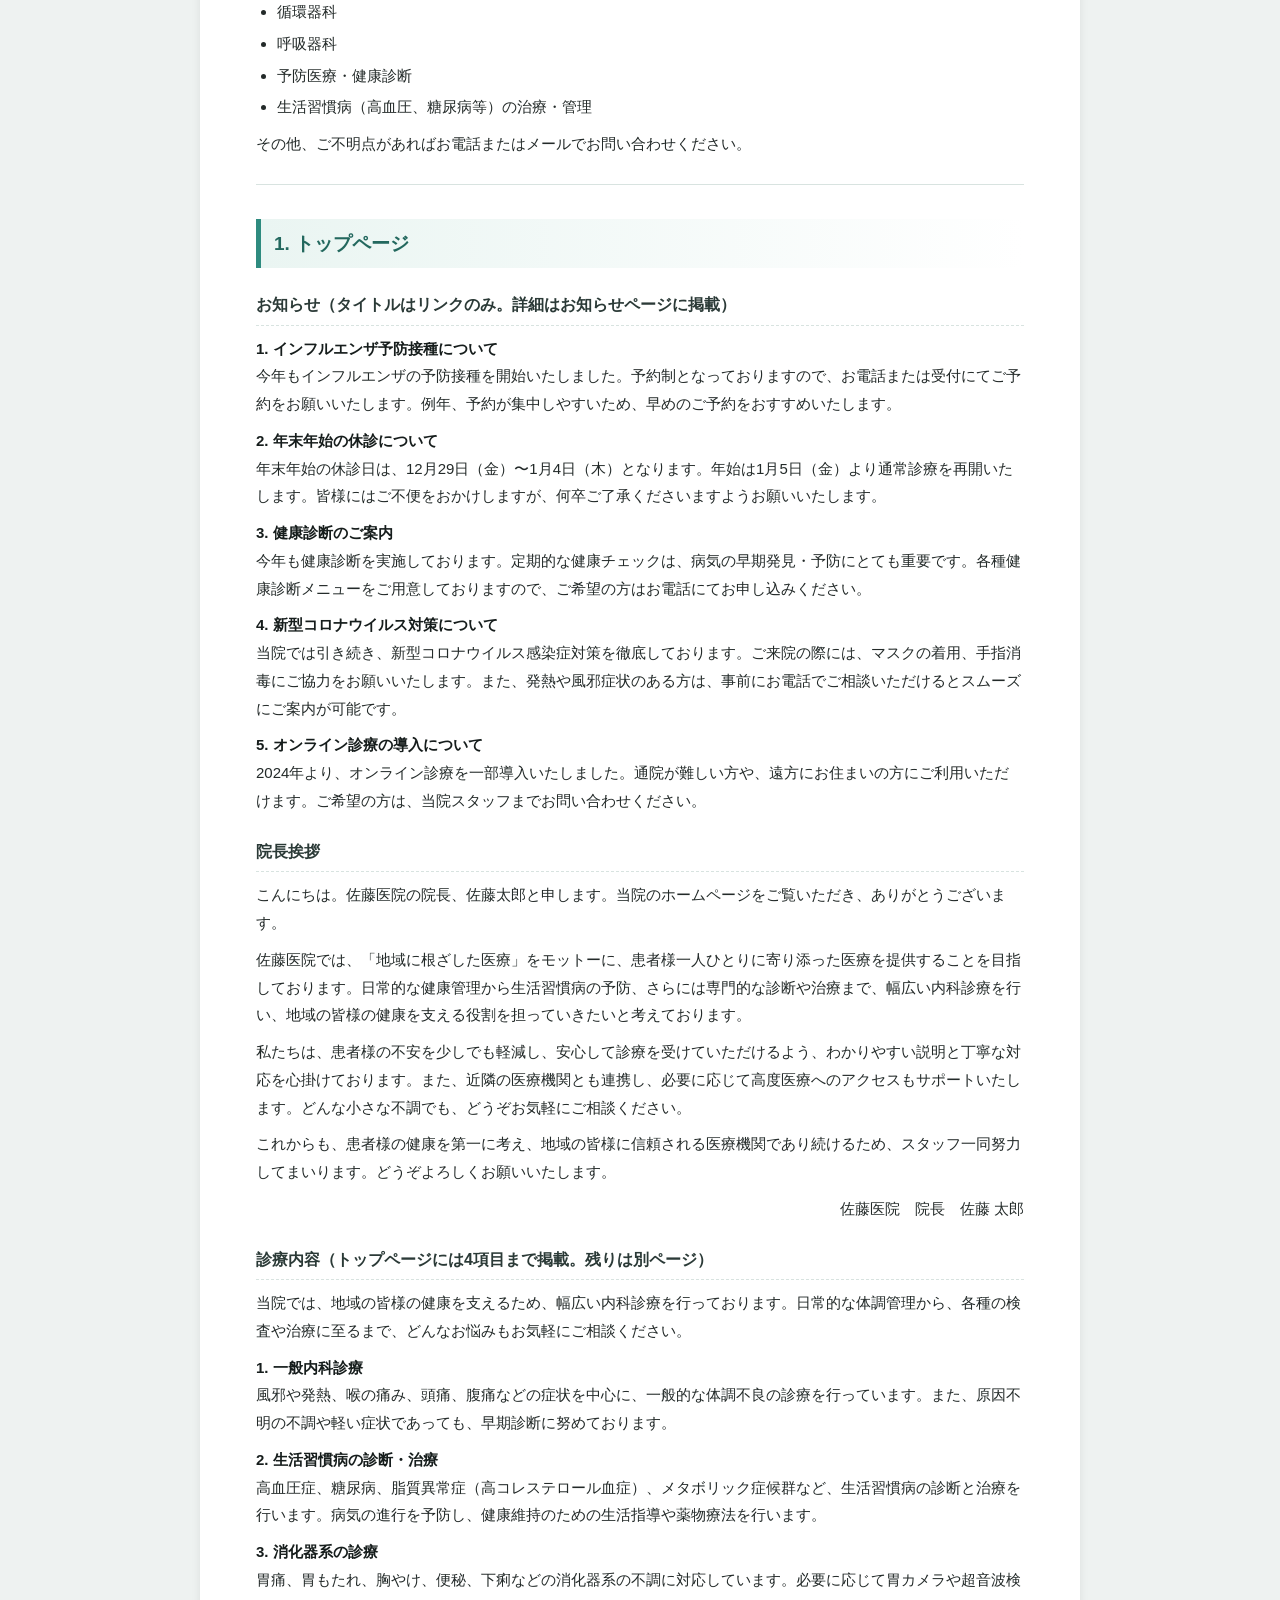
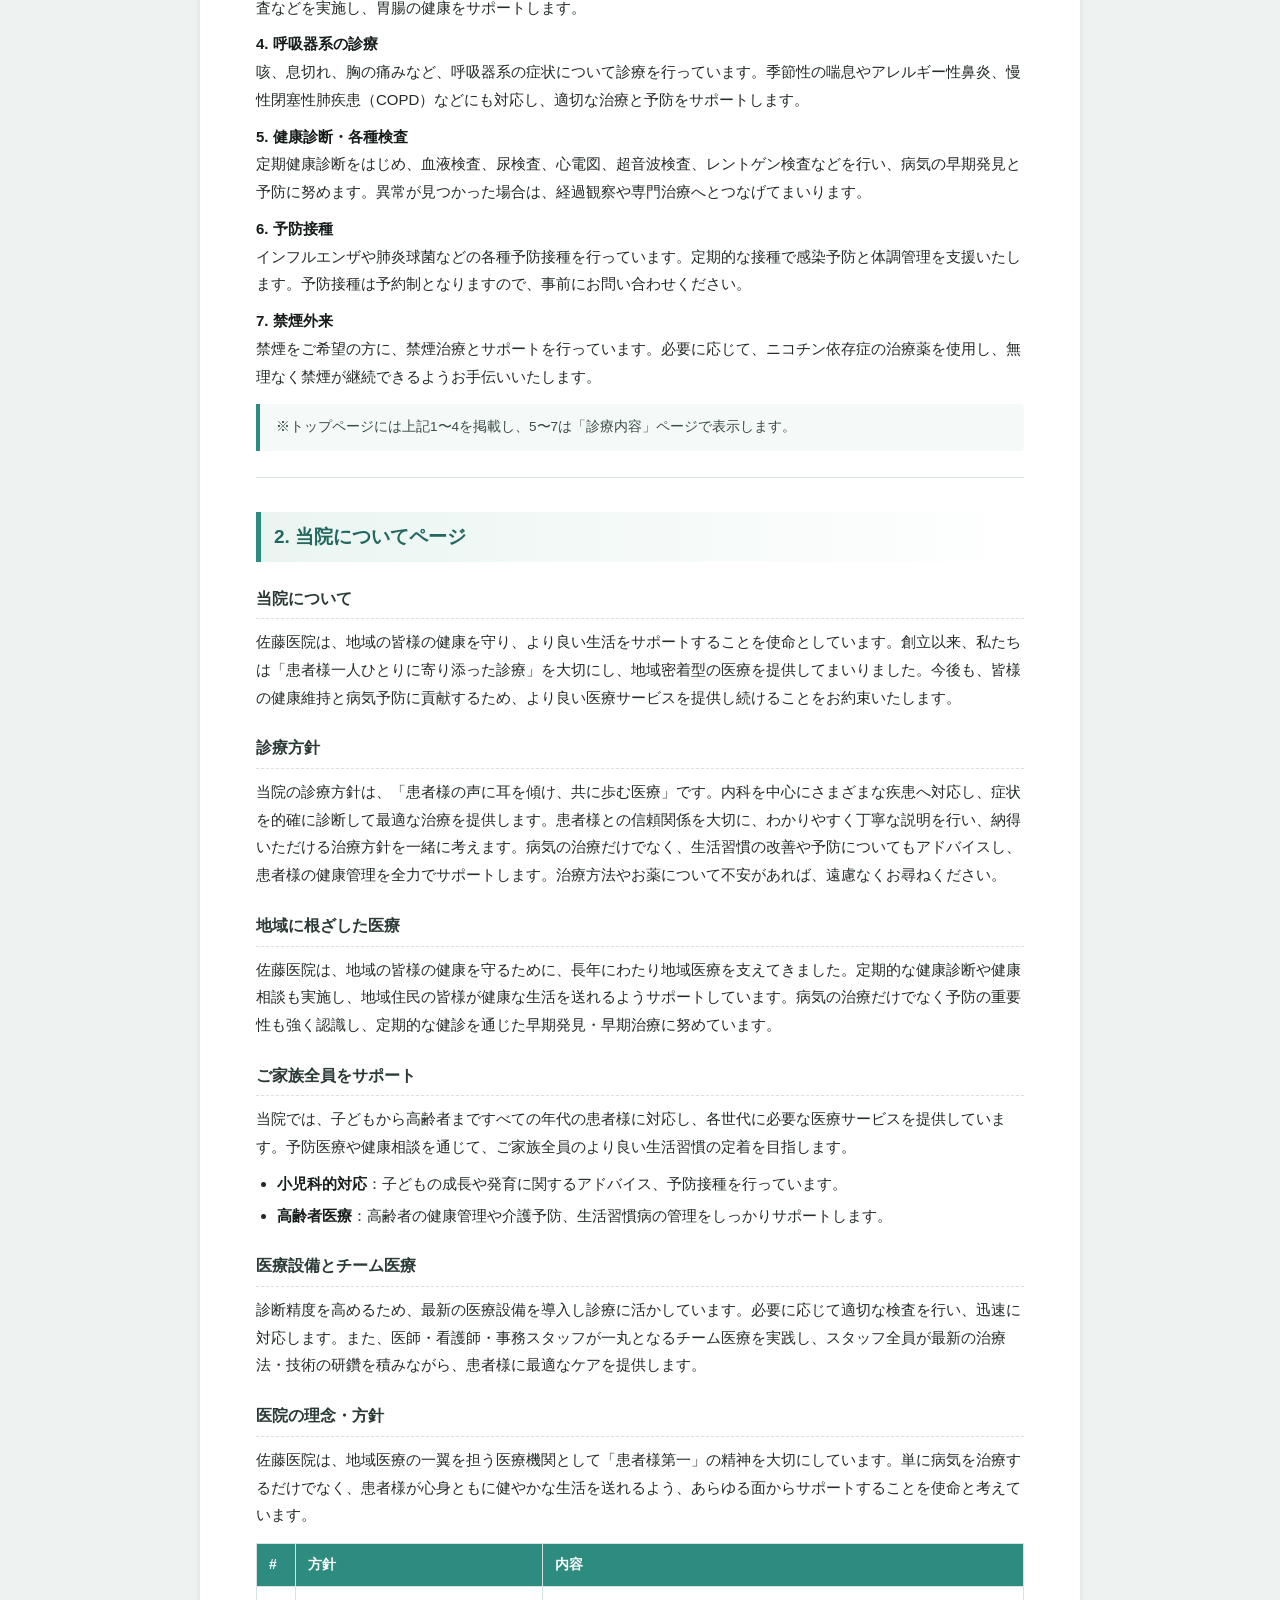
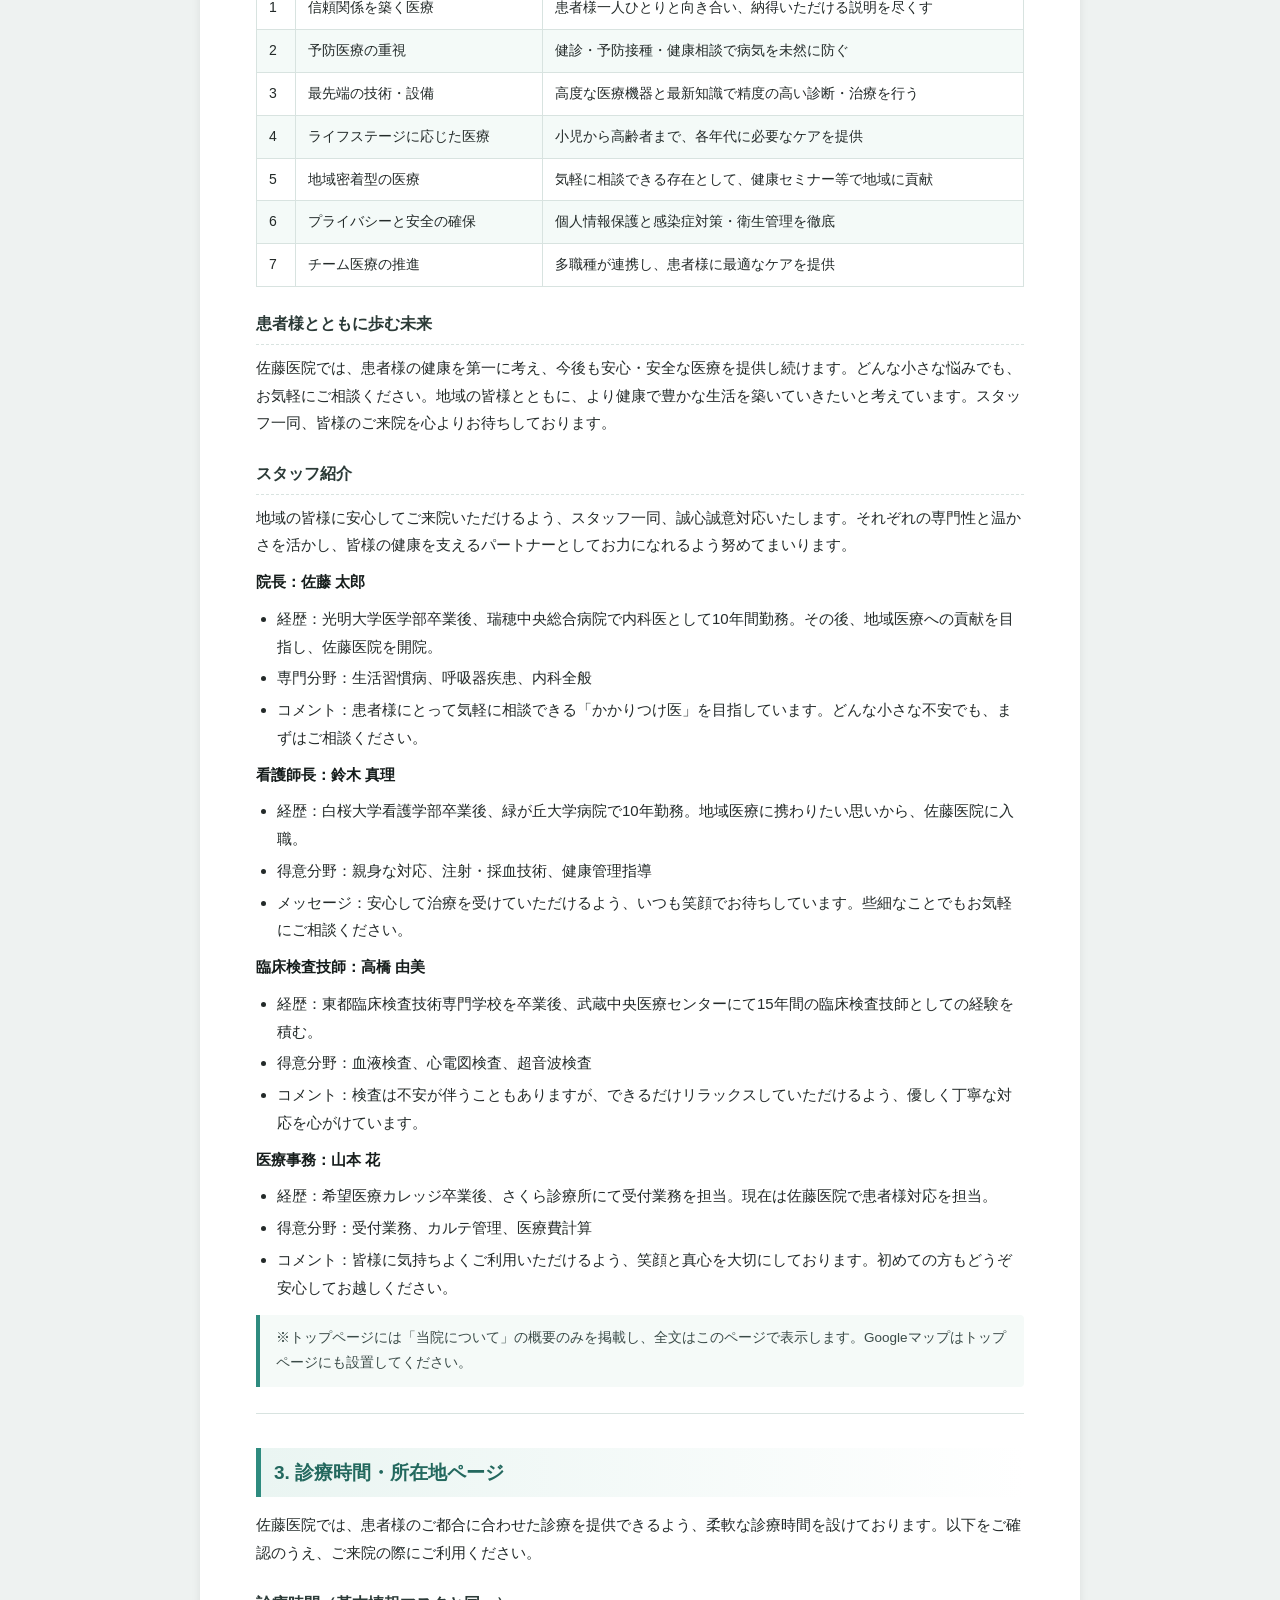
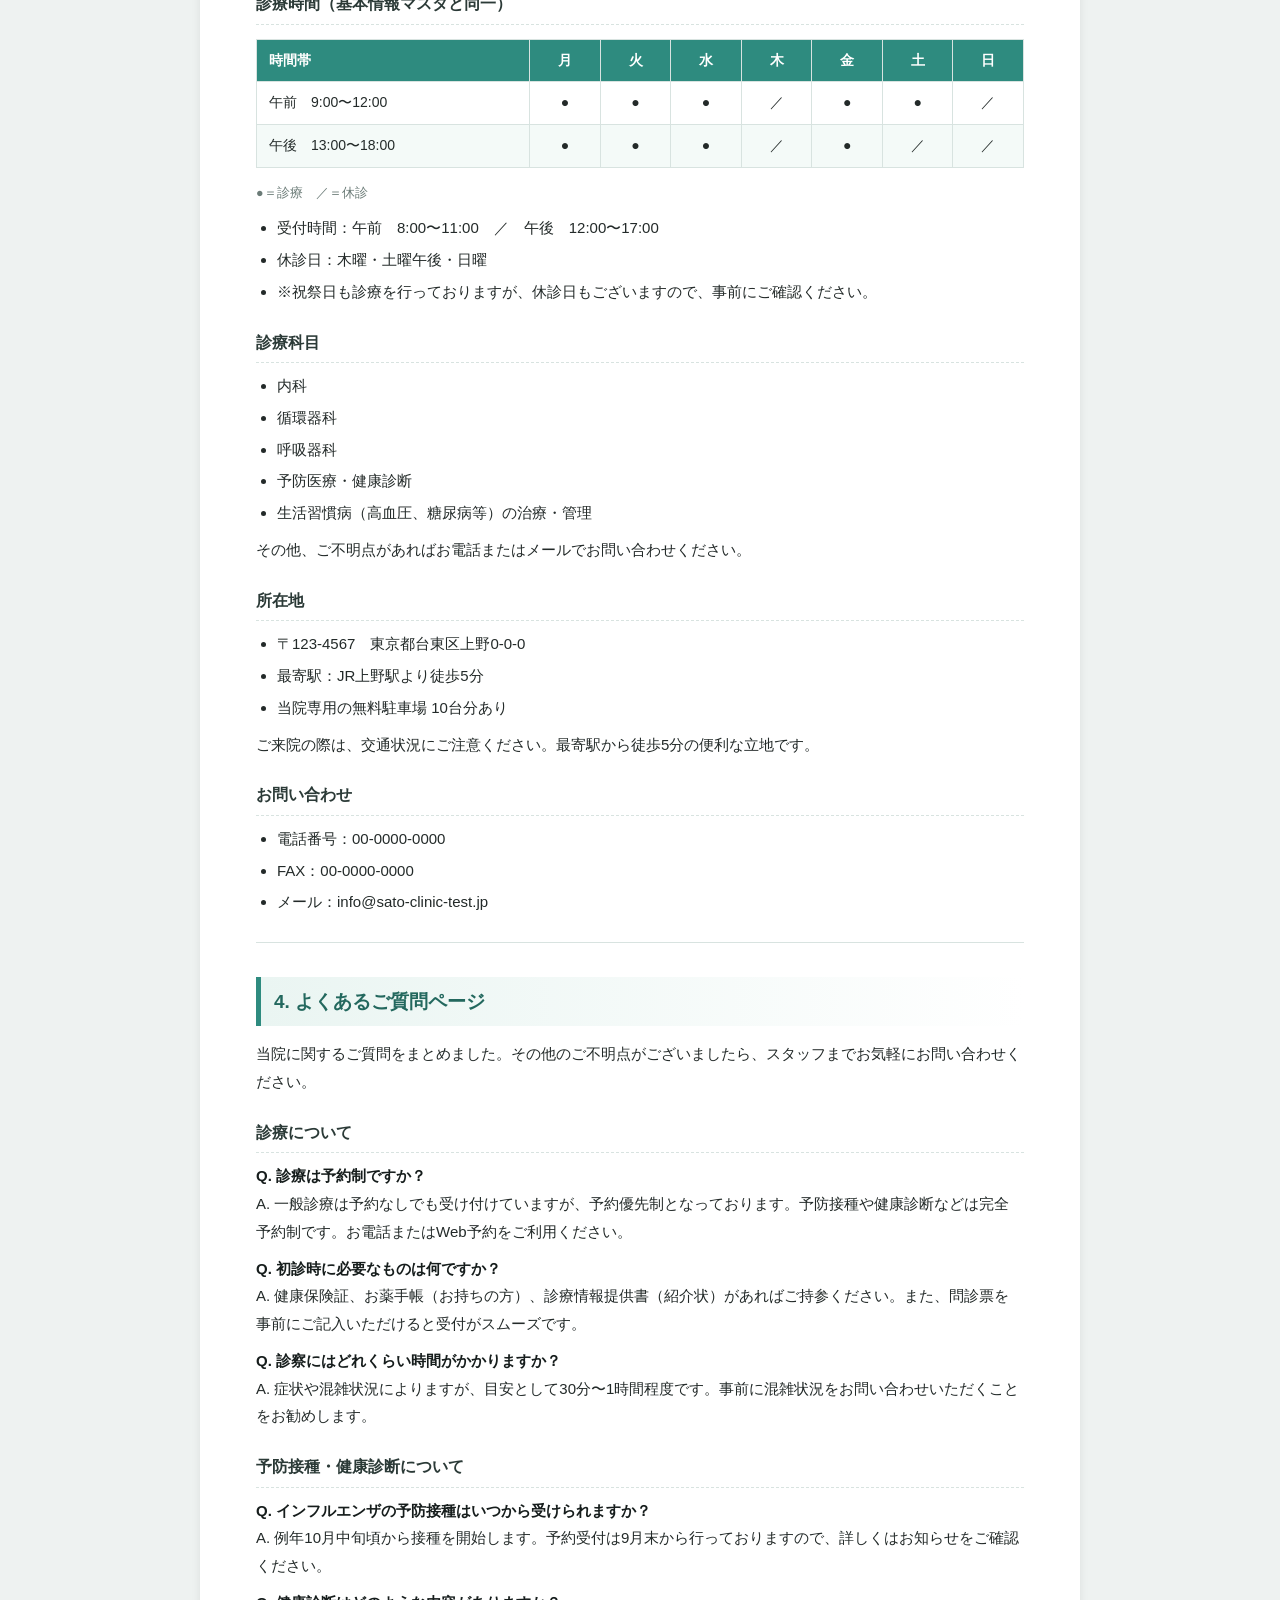
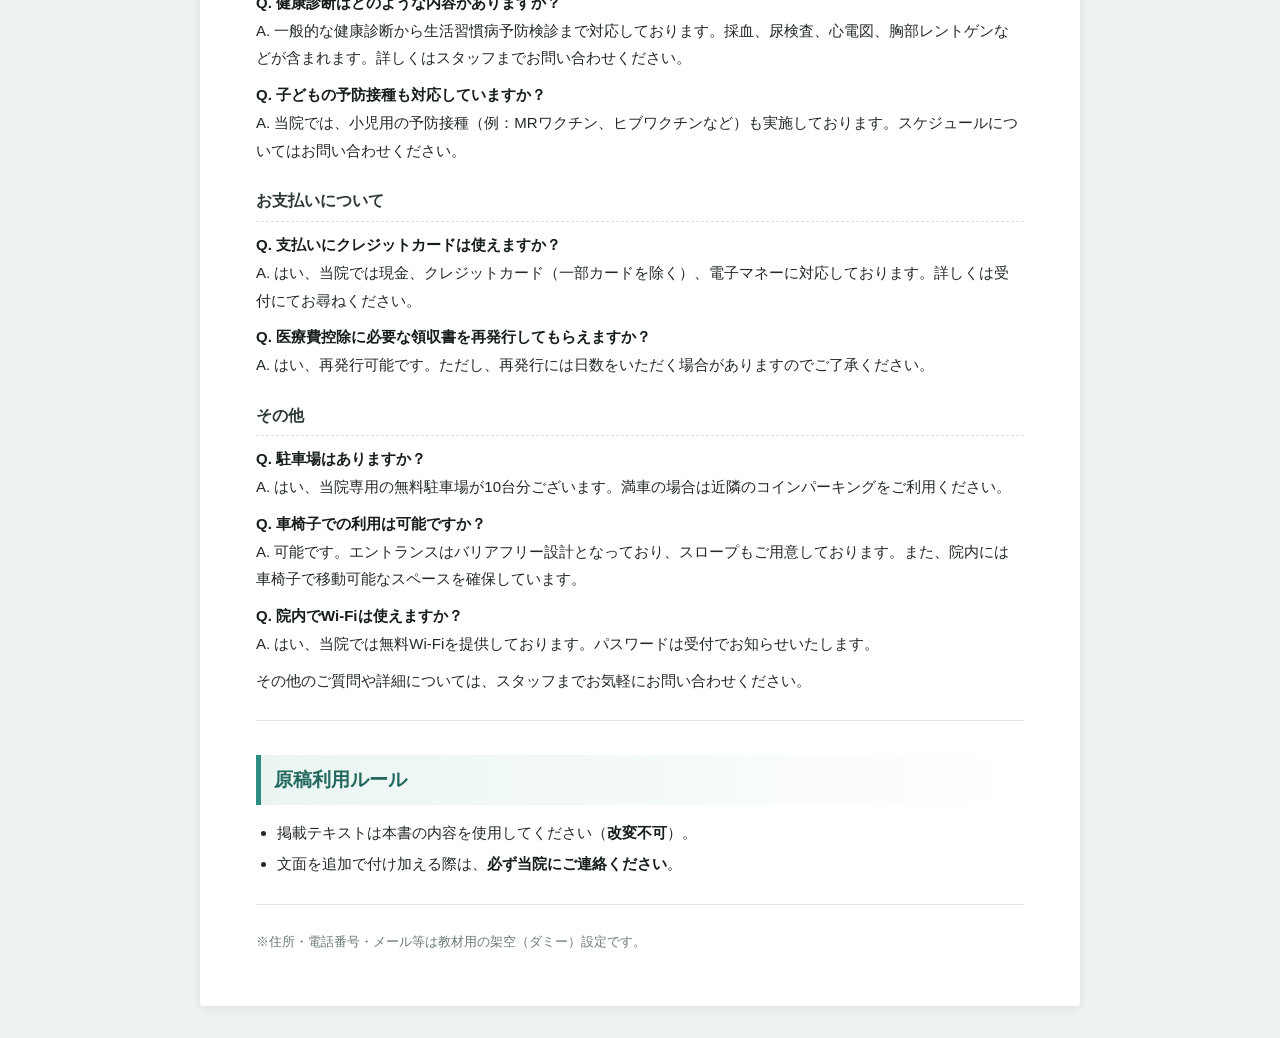
<file: docs/requirements/掲載原稿.html>
<!doctype html><html lang="ja"><head><meta charset="utf-8"><meta name="viewport" content="width=device-width, initial-scale=1"><title>佐藤医院 Webサイト 掲載原稿</title><style>
:root{--accent:#2E8B7F;--accent-dark:#23685E;--line:#d8e3e0;--muted:#6B7B77;}
*{box-sizing:border-box;}
body{margin:0;background:#eef2f1;color:#232A29;line-height:1.85;font-size:15px;
 font-family:"Yu Gothic",YuGothic,"Hiragino Kaku Gothic ProN","Noto Sans JP","Meiryo",sans-serif;}
.page{max-width:880px;margin:32px auto;background:#fff;padding:46px 56px;
 box-shadow:0 2px 10px rgba(0,0,0,.08);border-radius:4px;}
h1{font-size:25px;color:var(--accent-dark);margin:0 0 22px;padding-bottom:14px;border-bottom:3px solid var(--accent);}
h2{font-size:19px;color:var(--accent-dark);margin:34px 0 14px;padding:7px 0 7px 13px;
 border-left:5px solid var(--accent);background:linear-gradient(90deg,#eaf5f2,rgba(255,255,255,0));}
h3{font-size:16px;color:#2b3a37;margin:22px 0 9px;padding-bottom:5px;border-bottom:1px dashed var(--line);}
p{margin:9px 0;}
strong{color:#161d1c;}
code{background:#eef3f2;border:1px solid #dde6e3;border-radius:4px;padding:1px 6px;
 font-family:Consolas,"Courier New",monospace;font-size:.9em;}
table{width:100%;border-collapse:collapse;margin:14px 0;font-size:14px;}
th,td{border:1px solid var(--line);padding:8px 12px;text-align:left;vertical-align:top;}
th{background:var(--accent);color:#fff;font-weight:600;}
tbody tr:nth-child(even){background:#f4faf8;}
ul{margin:9px 0;padding-left:1.4em;}
li{margin:4px 0;}
blockquote{margin:14px 0;padding:11px 16px;background:#f5faf8;border-left:4px solid var(--accent);
 color:#3a4a47;font-size:13.5px;border-radius:0 4px 4px 0;}
.small{color:var(--muted);font-size:12.5px;margin:6px 0;}
.right{text-align:right;}
hr{border:0;border-top:1px solid var(--line);margin:26px 0;}
@media print{body{background:#fff;}.page{box-shadow:none;margin:0;max-width:none;padding:0;border-radius:0;}}
@media (max-width:620px){.page{padding:24px 18px;}table{font-size:13px;}th,td{padding:6px 8px;}}
</style></head><body><main class="page"><h1>佐藤医院 Webサイト 掲載原稿</h1>
<table><thead><tr><th>項目</th><th>内容</th></tr></thead><tbody><tr><td>文書名</td><td>佐藤医院 Webサイト 掲載原稿</td></tr><tr><td>文書番号</td><td>SATO-WEB-2025-002</td></tr><tr><td>版数</td><td>1.0</td></tr><tr><td>発行日</td><td>2025年11月20日</td></tr><tr><td>発行者</td><td>佐藤医院</td></tr></tbody></table>
<h3>この原稿の使い方</h3>
<ul><li>本書は、各ページに掲載する<strong>確定テキスト</strong>です。原則として<strong>文言は改変せず</strong>そのまま使用してください。</li><li>文面を追加・変更したい場合は、必ず当院にご連絡ください。</li><li>「0. 基本情報マスタ」は院名・診療時間・住所などの<strong>正となる値</strong>です。各ページで矛盾なく使用してください。</li></ul>
<hr>
<h2>0. 基本情報マスタ</h2>
<table><thead><tr><th>項目</th><th>内容</th></tr></thead><tbody><tr><td>院名</td><td>佐藤医院</td></tr><tr><td>院長</td><td>佐藤 太郎</td></tr><tr><td>郵便番号</td><td>〒123-4567</td></tr><tr><td>住所</td><td>東京都台東区上野0-0-0</td></tr><tr><td>電話番号</td><td>00-0000-0000</td></tr><tr><td>FAX</td><td>00-0000-0000</td></tr><tr><td>メール</td><td>info@sato-clinic-test.jp</td></tr><tr><td>最寄駅</td><td>JR上野駅より徒歩5分</td></tr><tr><td>駐車場</td><td>当院専用 無料駐車場 10台分</td></tr></tbody></table>
<h3>診療時間</h3>
<table><thead><tr><th>時間帯</th><th style="text-align:center">月</th><th style="text-align:center">火</th><th style="text-align:center">水</th><th style="text-align:center">木</th><th style="text-align:center">金</th><th style="text-align:center">土</th><th style="text-align:center">日</th></tr></thead><tbody><tr><td>午前　9:00〜12:00</td><td style="text-align:center">●</td><td style="text-align:center">●</td><td style="text-align:center">●</td><td style="text-align:center">／</td><td style="text-align:center">●</td><td style="text-align:center">●</td><td style="text-align:center">／</td></tr><tr><td>午後　13:00〜18:00</td><td style="text-align:center">●</td><td style="text-align:center">●</td><td style="text-align:center">●</td><td style="text-align:center">／</td><td style="text-align:center">●</td><td style="text-align:center">／</td><td style="text-align:center">／</td></tr></tbody></table>
<p class="small">●＝診療　／＝休診</p>
<ul><li>受付時間：午前　8:00〜11:00　／　午後　12:00〜17:00</li><li>休診日：木曜・土曜午後・日曜</li><li>※祝祭日も診療を行っておりますが、休診日もございますので、事前にご確認ください。</li></ul>
<h3>診療科目</h3>
<ul><li>内科</li><li>循環器科</li><li>呼吸器科</li><li>予防医療・健康診断</li><li>生活習慣病（高血圧、糖尿病等）の治療・管理</li></ul>
<p>その他、ご不明点があればお電話またはメールでお問い合わせください。</p>
<hr>
<h2>1. トップページ</h2>
<h3>お知らせ（タイトルはリンクのみ。詳細はお知らせページに掲載）</h3>
<p><strong>1. インフルエンザ予防接種について</strong><br>今年もインフルエンザの予防接種を開始いたしました。予約制となっておりますので、お電話または受付にてご予約をお願いいたします。例年、予約が集中しやすいため、早めのご予約をおすすめいたします。</p>
<p><strong>2. 年末年始の休診について</strong><br>年末年始の休診日は、12月29日（金）〜1月4日（木）となります。年始は1月5日（金）より通常診療を再開いたします。皆様にはご不便をおかけしますが、何卒ご了承くださいますようお願いいたします。</p>
<p><strong>3. 健康診断のご案内</strong><br>今年も健康診断を実施しております。定期的な健康チェックは、病気の早期発見・予防にとても重要です。各種健康診断メニューをご用意しておりますので、ご希望の方はお電話にてお申し込みください。</p>
<p><strong>4. 新型コロナウイルス対策について</strong><br>当院では引き続き、新型コロナウイルス感染症対策を徹底しております。ご来院の際には、マスクの着用、手指消毒にご協力をお願いいたします。また、発熱や風邪症状のある方は、事前にお電話でご相談いただけるとスムーズにご案内が可能です。</p>
<p><strong>5. オンライン診療の導入について</strong><br>2024年より、オンライン診療を一部導入いたしました。通院が難しい方や、遠方にお住まいの方にご利用いただけます。ご希望の方は、当院スタッフまでお問い合わせください。</p>
<h3>院長挨拶</h3>
<p>こんにちは。佐藤医院の院長、佐藤太郎と申します。当院のホームページをご覧いただき、ありがとうございます。</p>
<p>佐藤医院では、「地域に根ざした医療」をモットーに、患者様一人ひとりに寄り添った医療を提供することを目指しております。日常的な健康管理から生活習慣病の予防、さらには専門的な診断や治療まで、幅広い内科診療を行い、地域の皆様の健康を支える役割を担っていきたいと考えております。</p>
<p>私たちは、患者様の不安を少しでも軽減し、安心して診療を受けていただけるよう、わかりやすい説明と丁寧な対応を心掛けております。また、近隣の医療機関とも連携し、必要に応じて高度医療へのアクセスもサポートいたします。どんな小さな不調でも、どうぞお気軽にご相談ください。</p>
<p>これからも、患者様の健康を第一に考え、地域の皆様に信頼される医療機関であり続けるため、スタッフ一同努力してまいります。どうぞよろしくお願いいたします。</p>
<p class="right">佐藤医院　院長　佐藤 太郎</p>
<h3>診療内容（トップページには4項目まで掲載。残りは別ページ）</h3>
<p>当院では、地域の皆様の健康を支えるため、幅広い内科診療を行っております。日常的な体調管理から、各種の検査や治療に至るまで、どんなお悩みもお気軽にご相談ください。</p>
<p><strong>1. 一般内科診療</strong><br>風邪や発熱、喉の痛み、頭痛、腹痛などの症状を中心に、一般的な体調不良の診療を行っています。また、原因不明の不調や軽い症状であっても、早期診断に努めております。</p>
<p><strong>2. 生活習慣病の診断・治療</strong><br>高血圧症、糖尿病、脂質異常症（高コレステロール血症）、メタボリック症候群など、生活習慣病の診断と治療を行います。病気の進行を予防し、健康維持のための生活指導や薬物療法を行います。</p>
<p><strong>3. 消化器系の診療</strong><br>胃痛、胃もたれ、胸やけ、便秘、下痢などの消化器系の不調に対応しています。必要に応じて胃カメラや超音波検査などを実施し、胃腸の健康をサポートします。</p>
<p><strong>4. 呼吸器系の診療</strong><br>咳、息切れ、胸の痛みなど、呼吸器系の症状について診療を行っています。季節性の喘息やアレルギー性鼻炎、慢性閉塞性肺疾患（COPD）などにも対応し、適切な治療と予防をサポートします。</p>
<p><strong>5. 健康診断・各種検査</strong><br>定期健康診断をはじめ、血液検査、尿検査、心電図、超音波検査、レントゲン検査などを行い、病気の早期発見と予防に努めます。異常が見つかった場合は、経過観察や専門治療へとつなげてまいります。</p>
<p><strong>6. 予防接種</strong><br>インフルエンザや肺炎球菌などの各種予防接種を行っています。定期的な接種で感染予防と体調管理を支援いたします。予防接種は予約制となりますので、事前にお問い合わせください。</p>
<p><strong>7. 禁煙外来</strong><br>禁煙をご希望の方に、禁煙治療とサポートを行っています。必要に応じて、ニコチン依存症の治療薬を使用し、無理なく禁煙が継続できるようお手伝いいたします。</p>
<blockquote>※トップページには上記1〜4を掲載し、5〜7は「診療内容」ページで表示します。</blockquote>
<hr>
<h2>2. 当院についてページ</h2>
<h3>当院について</h3>
<p>佐藤医院は、地域の皆様の健康を守り、より良い生活をサポートすることを使命としています。創立以来、私たちは「患者様一人ひとりに寄り添った診療」を大切にし、地域密着型の医療を提供してまいりました。今後も、皆様の健康維持と病気予防に貢献するため、より良い医療サービスを提供し続けることをお約束いたします。</p>
<h3>診療方針</h3>
<p>当院の診療方針は、「患者様の声に耳を傾け、共に歩む医療」です。内科を中心にさまざまな疾患へ対応し、症状を的確に診断して最適な治療を提供します。患者様との信頼関係を大切に、わかりやすく丁寧な説明を行い、納得いただける治療方針を一緒に考えます。病気の治療だけでなく、生活習慣の改善や予防についてもアドバイスし、患者様の健康管理を全力でサポートします。治療方法やお薬について不安があれば、遠慮なくお尋ねください。</p>
<h3>地域に根ざした医療</h3>
<p>佐藤医院は、地域の皆様の健康を守るために、長年にわたり地域医療を支えてきました。定期的な健康診断や健康相談も実施し、地域住民の皆様が健康な生活を送れるようサポートしています。病気の治療だけでなく予防の重要性も強く認識し、定期的な健診を通じた早期発見・早期治療に努めています。</p>
<h3>ご家族全員をサポート</h3>
<p>当院では、子どもから高齢者まですべての年代の患者様に対応し、各世代に必要な医療サービスを提供しています。予防医療や健康相談を通じて、ご家族全員のより良い生活習慣の定着を目指します。</p>
<ul><li><strong>小児科的対応</strong>：子どもの成長や発育に関するアドバイス、予防接種を行っています。</li><li><strong>高齢者医療</strong>：高齢者の健康管理や介護予防、生活習慣病の管理をしっかりサポートします。</li></ul>
<h3>医療設備とチーム医療</h3>
<p>診断精度を高めるため、最新の医療設備を導入し診療に活かしています。必要に応じて適切な検査を行い、迅速に対応します。また、医師・看護師・事務スタッフが一丸となるチーム医療を実践し、スタッフ全員が最新の治療法・技術の研鑽を積みながら、患者様に最適なケアを提供します。</p>
<h3>医院の理念・方針</h3>
<p>佐藤医院は、地域医療の一翼を担う医療機関として「患者様第一」の精神を大切にしています。単に病気を治療するだけでなく、患者様が心身ともに健やかな生活を送れるよう、あらゆる面からサポートすることを使命と考えています。</p>
<table><thead><tr><th>#</th><th>方針</th><th>内容</th></tr></thead><tbody><tr><td>1</td><td>信頼関係を築く医療</td><td>患者様一人ひとりと向き合い、納得いただける説明を尽くす</td></tr><tr><td>2</td><td>予防医療の重視</td><td>健診・予防接種・健康相談で病気を未然に防ぐ</td></tr><tr><td>3</td><td>最先端の技術・設備</td><td>高度な医療機器と最新知識で精度の高い診断・治療を行う</td></tr><tr><td>4</td><td>ライフステージに応じた医療</td><td>小児から高齢者まで、各年代に必要なケアを提供</td></tr><tr><td>5</td><td>地域密着型の医療</td><td>気軽に相談できる存在として、健康セミナー等で地域に貢献</td></tr><tr><td>6</td><td>プライバシーと安全の確保</td><td>個人情報保護と感染症対策・衛生管理を徹底</td></tr><tr><td>7</td><td>チーム医療の推進</td><td>多職種が連携し、患者様に最適なケアを提供</td></tr></tbody></table>
<h3>患者様とともに歩む未来</h3>
<p>佐藤医院では、患者様の健康を第一に考え、今後も安心・安全な医療を提供し続けます。どんな小さな悩みでも、お気軽にご相談ください。地域の皆様とともに、より健康で豊かな生活を築いていきたいと考えています。スタッフ一同、皆様のご来院を心よりお待ちしております。</p>
<h3>スタッフ紹介</h3>
<p>地域の皆様に安心してご来院いただけるよう、スタッフ一同、誠心誠意対応いたします。それぞれの専門性と温かさを活かし、皆様の健康を支えるパートナーとしてお力になれるよう努めてまいります。</p>
<p><strong>院長：佐藤 太郎</strong></p>
<ul><li>経歴：光明大学医学部卒業後、瑞穂中央総合病院で内科医として10年間勤務。その後、地域医療への貢献を目指し、佐藤医院を開院。</li><li>専門分野：生活習慣病、呼吸器疾患、内科全般</li><li>コメント：患者様にとって気軽に相談できる「かかりつけ医」を目指しています。どんな小さな不安でも、まずはご相談ください。</li></ul>
<p><strong>看護師長：鈴木 真理</strong></p>
<ul><li>経歴：白桜大学看護学部卒業後、緑が丘大学病院で10年勤務。地域医療に携わりたい思いから、佐藤医院に入職。</li><li>得意分野：親身な対応、注射・採血技術、健康管理指導</li><li>メッセージ：安心して治療を受けていただけるよう、いつも笑顔でお待ちしています。些細なことでもお気軽にご相談ください。</li></ul>
<p><strong>臨床検査技師：高橋 由美</strong></p>
<ul><li>経歴：東都臨床検査技術専門学校を卒業後、武蔵中央医療センターにて15年間の臨床検査技師としての経験を積む。</li><li>得意分野：血液検査、心電図検査、超音波検査</li><li>コメント：検査は不安が伴うこともありますが、できるだけリラックスしていただけるよう、優しく丁寧な対応を心がけています。</li></ul>
<p><strong>医療事務：山本 花</strong></p>
<ul><li>経歴：希望医療カレッジ卒業後、さくら診療所にて受付業務を担当。現在は佐藤医院で患者様対応を担当。</li><li>得意分野：受付業務、カルテ管理、医療費計算</li><li>コメント：皆様に気持ちよくご利用いただけるよう、笑顔と真心を大切にしております。初めての方もどうぞ安心してお越しください。</li></ul>
<blockquote>※トップページには「当院について」の概要のみを掲載し、全文はこのページで表示します。Googleマップはトップページにも設置してください。</blockquote>
<hr>
<h2>3. 診療時間・所在地ページ</h2>
<p>佐藤医院では、患者様のご都合に合わせた診療を提供できるよう、柔軟な診療時間を設けております。以下をご確認のうえ、ご来院の際にご利用ください。</p>
<h3>診療時間（基本情報マスタと同一）</h3>
<table><thead><tr><th>時間帯</th><th style="text-align:center">月</th><th style="text-align:center">火</th><th style="text-align:center">水</th><th style="text-align:center">木</th><th style="text-align:center">金</th><th style="text-align:center">土</th><th style="text-align:center">日</th></tr></thead><tbody><tr><td>午前　9:00〜12:00</td><td style="text-align:center">●</td><td style="text-align:center">●</td><td style="text-align:center">●</td><td style="text-align:center">／</td><td style="text-align:center">●</td><td style="text-align:center">●</td><td style="text-align:center">／</td></tr><tr><td>午後　13:00〜18:00</td><td style="text-align:center">●</td><td style="text-align:center">●</td><td style="text-align:center">●</td><td style="text-align:center">／</td><td style="text-align:center">●</td><td style="text-align:center">／</td><td style="text-align:center">／</td></tr></tbody></table>
<p class="small">●＝診療　／＝休診</p>
<ul><li>受付時間：午前　8:00〜11:00　／　午後　12:00〜17:00</li><li>休診日：木曜・土曜午後・日曜</li><li>※祝祭日も診療を行っておりますが、休診日もございますので、事前にご確認ください。</li></ul>
<h3>診療科目</h3>
<ul><li>内科</li><li>循環器科</li><li>呼吸器科</li><li>予防医療・健康診断</li><li>生活習慣病（高血圧、糖尿病等）の治療・管理</li></ul>
<p>その他、ご不明点があればお電話またはメールでお問い合わせください。</p>
<h3>所在地</h3>
<ul><li>〒123-4567　東京都台東区上野0-0-0</li><li>最寄駅：JR上野駅より徒歩5分</li><li>当院専用の無料駐車場 10台分あり</li></ul>
<p>ご来院の際は、交通状況にご注意ください。最寄駅から徒歩5分の便利な立地です。</p>
<h3>お問い合わせ</h3>
<ul><li>電話番号：00-0000-0000</li><li>FAX：00-0000-0000</li><li>メール：info@sato-clinic-test.jp</li></ul>
<hr>
<h2>4. よくあるご質問ページ</h2>
<p>当院に関するご質問をまとめました。その他のご不明点がございましたら、スタッフまでお気軽にお問い合わせください。</p>
<h3>診療について</h3>
<p><strong>Q. 診療は予約制ですか？</strong><br>A. 一般診療は予約なしでも受け付けていますが、予約優先制となっております。予防接種や健康診断などは完全予約制です。お電話またはWeb予約をご利用ください。</p>
<p><strong>Q. 初診時に必要なものは何ですか？</strong><br>A. 健康保険証、お薬手帳（お持ちの方）、診療情報提供書（紹介状）があればご持参ください。また、問診票を事前にご記入いただけると受付がスムーズです。</p>
<p><strong>Q. 診察にはどれくらい時間がかかりますか？</strong><br>A. 症状や混雑状況によりますが、目安として30分〜1時間程度です。事前に混雑状況をお問い合わせいただくことをお勧めします。</p>
<h3>予防接種・健康診断について</h3>
<p><strong>Q. インフルエンザの予防接種はいつから受けられますか？</strong><br>A. 例年10月中旬頃から接種を開始します。予約受付は9月末から行っておりますので、詳しくはお知らせをご確認ください。</p>
<p><strong>Q. 健康診断はどのような内容がありますか？</strong><br>A. 一般的な健康診断から生活習慣病予防検診まで対応しております。採血、尿検査、心電図、胸部レントゲンなどが含まれます。詳しくはスタッフまでお問い合わせください。</p>
<p><strong>Q. 子どもの予防接種も対応していますか？</strong><br>A. 当院では、小児用の予防接種（例：MRワクチン、ヒブワクチンなど）も実施しております。スケジュールについてはお問い合わせください。</p>
<h3>お支払いについて</h3>
<p><strong>Q. 支払いにクレジットカードは使えますか？</strong><br>A. はい、当院では現金、クレジットカード（一部カードを除く）、電子マネーに対応しております。詳しくは受付にてお尋ねください。</p>
<p><strong>Q. 医療費控除に必要な領収書を再発行してもらえますか？</strong><br>A. はい、再発行可能です。ただし、再発行には日数をいただく場合がありますのでご了承ください。</p>
<h3>その他</h3>
<p><strong>Q. 駐車場はありますか？</strong><br>A. はい、当院専用の無料駐車場が10台分ございます。満車の場合は近隣のコインパーキングをご利用ください。</p>
<p><strong>Q. 車椅子での利用は可能ですか？</strong><br>A. 可能です。エントランスはバリアフリー設計となっており、スロープもご用意しております。また、院内には車椅子で移動可能なスペースを確保しています。</p>
<p><strong>Q. 院内でWi-Fiは使えますか？</strong><br>A. はい、当院では無料Wi-Fiを提供しております。パスワードは受付でお知らせいたします。</p>
<p>その他のご質問や詳細については、スタッフまでお気軽にお問い合わせください。</p>
<hr>
<h2>原稿利用ルール</h2>
<ul><li>掲載テキストは本書の内容を使用してください（<strong>改変不可</strong>）。</li><li>文面を追加で付け加える際は、<strong>必ず当院にご連絡ください</strong>。</li></ul>
<hr>
<p class="small">※住所・電話番号・メール等は教材用の架空（ダミー）設定です。</p></main></body></html>
</file>
<file: css/style.css>
:root {
  --color-ink: #183531;
  --color-text: #334743;
  --color-muted: #5c706c;
  --color-green: #176d62;
  --color-green-dark: #0d564e;
  --color-blue: #226d88;
  --color-mint: #eaf6f2;
  --color-mint-deep: #d8eee8;
  --color-sky: #edf6f8;
  --color-sand: #f7f5ef;
  --color-white: #ffffff;
  --color-line: #cfe1dc;
  --shadow-soft: 0 18px 50px rgba(24, 53, 49, 0.1);
  --content: 1160px;
  --content-narrow: 880px;
  --radius-lg: 32px;
  --radius-md: 20px;
  --radius-sm: 12px;
}

*,
*::before,
*::after {
  box-sizing: border-box;
}

html {
  scroll-behavior: smooth;
  scroll-padding-top: 100px;
}

body,
h1,
h2,
h3,
p,
ul,
ol,
dl,
dd,
figure,
blockquote {
  margin: 0;
}

ul,
ol {
  padding: 0;
}

body {
  min-width: 0;
  background: var(--color-white);
  color: var(--color-text);
  font-family: "Noto Sans JP", "Yu Gothic", YuGothic, "Hiragino Kaku Gothic ProN", Meiryo, sans-serif;
  font-size: 16px;
  font-weight: 400;
  line-height: 1.8;
  overflow-wrap: anywhere;
}

body.nav-open {
  overflow: hidden;
}

img {
  display: block;
  max-width: 100%;
  height: auto;
}

a {
  color: var(--color-green-dark);
  text-decoration-thickness: 1px;
  text-underline-offset: 0.2em;
}

button,
a {
  -webkit-tap-highlight-color: transparent;
}

button,
input,
textarea,
select {
  font: inherit;
}

address {
  font-style: normal;
}

:focus-visible {
  outline: 3px solid #ee9f28;
  outline-offset: 4px;
}

.skip-link {
  position: fixed;
  z-index: 1000;
  top: 12px;
  left: 12px;
  padding: 10px 16px;
  border-radius: 8px;
  background: var(--color-ink);
  color: var(--color-white);
  transform: translateY(-160%);
}

.skip-link:focus {
  transform: translateY(0);
}

.container,
.container-narrow {
  width: min(var(--content), calc(100% - 48px));
  margin-inline: auto;
}

.container-narrow {
  width: min(var(--content-narrow), calc(100% - 48px));
}

.section {
  padding: clamp(72px, 8vw, 120px) 0;
}

.section--mint {
  background: var(--color-mint);
}

.section--sky {
  background: var(--color-sky);
}

.section--sand {
  background: var(--color-sand);
}

.section-heading {
  display: grid;
  gap: 14px;
  margin-bottom: clamp(36px, 5vw, 64px);
}

.section-heading--center {
  justify-items: center;
  text-align: center;
}

.section-number {
  display: inline-flex;
  align-items: center;
  gap: 10px;
  color: var(--color-green);
  font-size: 13px;
  font-weight: 700;
  letter-spacing: 0.12em;
}

.section-number::before {
  width: 32px;
  height: 1px;
  background: currentColor;
  content: "";
}

.section-heading--center .section-number::before {
  display: none;
}

.section-heading h2 {
  color: var(--color-ink);
  font-size: clamp(30px, 4vw, 48px);
  font-weight: 700;
  letter-spacing: 0.03em;
  line-height: 1.35;
}

.section-lead {
  max-width: 760px;
  color: var(--color-text);
  font-size: clamp(16px, 2vw, 19px);
  line-height: 1.9;
}

.button,
.text-link {
  display: inline-flex;
  align-items: center;
  justify-content: center;
  gap: 10px;
  min-height: 50px;
  border: 1px solid transparent;
  border-radius: 999px;
  font-weight: 700;
  line-height: 1.4;
  text-decoration: none;
}

.button {
  padding: 13px 24px;
  background: var(--color-green);
  color: var(--color-white);
  box-shadow: 0 10px 24px rgba(23, 109, 98, 0.18);
  transition: background-color 0.2s ease, transform 0.2s ease, box-shadow 0.2s ease;
}

.button:hover {
  background: var(--color-green-dark);
  box-shadow: 0 12px 28px rgba(13, 86, 78, 0.24);
  transform: translateY(-2px);
}

.button--light {
  border-color: rgba(23, 109, 98, 0.24);
  background: var(--color-white);
  color: var(--color-green-dark);
  box-shadow: none;
}

.button--light:hover {
  background: var(--color-mint);
}

.text-link {
  min-height: 44px;
  padding: 8px 0;
  color: var(--color-green-dark);
}

.text-link::after {
  content: "→";
  transition: transform 0.2s ease;
}

.text-link:hover::after {
  transform: translateX(4px);
}

/* Header */
.site-header {
  position: sticky;
  z-index: 100;
  top: 0;
  border-bottom: 1px solid rgba(207, 225, 220, 0.9);
  background: rgba(255, 255, 255, 0.96);
  backdrop-filter: blur(14px);
}

.header-inner {
  display: flex;
  align-items: center;
  gap: 28px;
  width: min(var(--content), calc(100% - 48px));
  min-height: 84px;
  margin-inline: auto;
}

.site-logo {
  flex: 0 0 auto;
}

.site-logo img {
  width: 148px;
}

.global-nav {
  min-width: 0;
  margin-left: auto;
}

.global-nav ul {
  display: flex;
  align-items: center;
  gap: clamp(14px, 2vw, 28px);
  list-style: none;
}

.global-nav a {
  position: relative;
  display: inline-flex;
  align-items: center;
  min-height: 44px;
  color: var(--color-ink);
  font-size: 14px;
  font-weight: 700;
  text-decoration: none;
  white-space: nowrap;
}

.global-nav a::after {
  position: absolute;
  right: 0;
  bottom: 6px;
  left: 0;
  height: 2px;
  background: var(--color-green);
  content: "";
  opacity: 0;
  transform: scaleX(0.4);
  transition: opacity 0.2s ease, transform 0.2s ease;
}

.global-nav a:hover::after,
.global-nav a[aria-current="page"]::after {
  opacity: 1;
  transform: scaleX(1);
}

.header-contact {
  flex: 0 0 auto;
  min-height: 44px;
  padding: 10px 18px;
  border-radius: 999px;
  background: var(--color-green);
  color: var(--color-white);
  font-size: 14px;
  font-weight: 700;
  text-decoration: none;
}

.nav-toggle {
  display: none;
  width: 48px;
  height: 48px;
  margin-left: auto;
  padding: 0;
  border: 0;
  border-radius: 50%;
  background: var(--color-mint);
  color: var(--color-green-dark);
  cursor: pointer;
}

.nav-toggle span {
  display: block;
  width: 22px;
  height: 2px;
  margin: 5px auto;
  background: currentColor;
  transition: transform 0.2s ease, opacity 0.2s ease;
}

.nav-toggle[aria-expanded="true"] span:nth-child(1) {
  transform: translateY(7px) rotate(45deg);
}

.nav-toggle[aria-expanded="true"] span:nth-child(2) {
  opacity: 0;
}

.nav-toggle[aria-expanded="true"] span:nth-child(3) {
  transform: translateY(-7px) rotate(-45deg);
}

/* Hero */
.hero {
  overflow: hidden;
  background: var(--color-mint);
}

.hero-inner {
  display: grid;
  grid-template-columns: minmax(0, 0.82fr) minmax(0, 1.18fr);
  min-height: min(690px, calc(100vh - 84px));
}

.hero-copy {
  display: flex;
  flex-direction: column;
  justify-content: center;
  padding: clamp(64px, 8vw, 112px) clamp(32px, 7vw, 104px);
}

.hero-kicker {
  color: var(--color-green-dark);
  font-size: 15px;
  font-weight: 700;
  letter-spacing: 0.08em;
}

.hero h1 {
  margin-top: 22px;
  color: var(--color-ink);
  font-size: clamp(48px, 7vw, 92px);
  font-weight: 700;
  letter-spacing: 0.04em;
  line-height: 1.28;
}

.hero h1 span {
  display: block;
  color: var(--color-green);
}

.hero-actions {
  display: flex;
  flex-wrap: wrap;
  gap: 12px;
  margin-top: 38px;
}

.hero-image {
  position: relative;
  min-height: 560px;
}

.hero-image::before {
  position: absolute;
  z-index: 1;
  inset: 0;
  background: linear-gradient(90deg, rgba(234, 246, 242, 0.4), transparent 25%);
  content: "";
  pointer-events: none;
}

.hero-image img {
  width: 100%;
  height: 100%;
  object-fit: cover;
  object-position: 58% center;
}

.visit-summary {
  position: relative;
  z-index: 2;
  margin-top: -42px;
}

.visit-summary ul {
  display: grid;
  grid-template-columns: repeat(3, minmax(0, 1fr));
  overflow: hidden;
  border: 1px solid var(--color-line);
  border-radius: var(--radius-md);
  background: var(--color-white);
  box-shadow: var(--shadow-soft);
  list-style: none;
}

.visit-summary li {
  display: grid;
  gap: 4px;
  padding: 24px clamp(18px, 3vw, 36px);
}

.visit-summary li + li {
  border-left: 1px solid var(--color-line);
}

.visit-summary strong {
  color: var(--color-green-dark);
  font-size: 14px;
}

.visit-summary span,
.visit-summary a {
  color: var(--color-ink);
  font-size: clamp(16px, 2vw, 20px);
  font-weight: 700;
}

/* Hours */
.hours-layout {
  display: grid;
  grid-template-columns: minmax(0, 1.5fr) minmax(260px, 0.5fr);
  gap: clamp(24px, 5vw, 56px);
  align-items: start;
}

.table-scroll {
  max-width: 100%;
  overflow-x: auto;
  border: 1px solid var(--color-line);
  border-radius: var(--radius-md);
  background: var(--color-white);
  -webkit-overflow-scrolling: touch;
}

.hours-table {
  width: 100%;
  min-width: 720px;
  border-collapse: collapse;
  text-align: center;
}

.hours-table th,
.hours-table td {
  height: 62px;
  padding: 10px 12px;
  border-right: 1px solid var(--color-line);
  border-bottom: 1px solid var(--color-line);
}

.hours-table tr:last-child > * {
  border-bottom: 0;
}

.hours-table tr > *:last-child {
  border-right: 0;
}

.hours-table thead th {
  background: var(--color-mint-deep);
  color: var(--color-ink);
  font-size: 15px;
}

.hours-table tbody th {
  background: #f8fbfa;
  color: var(--color-ink);
  text-align: left;
  white-space: nowrap;
}

.hours-table td {
  color: var(--color-green-dark);
  font-size: 18px;
  font-weight: 700;
}

.hours-note {
  display: grid;
  gap: 18px;
  padding: clamp(24px, 4vw, 34px);
  border-radius: var(--radius-md);
  background: var(--color-green-dark);
  color: var(--color-white);
}

.hours-legend {
  font-size: 15px;
  font-weight: 700;
}

.hours-note ul {
  display: grid;
  gap: 10px;
  padding-left: 1.25em;
}

.hours-note .button {
  margin-top: 4px;
  background: var(--color-white);
  color: var(--color-green-dark);
  box-shadow: none;
}

/* News */
.news-panel {
  display: grid;
  grid-template-columns: minmax(260px, 0.42fr) minmax(0, 0.58fr);
  overflow: hidden;
  border-radius: var(--radius-lg);
  background: var(--color-white);
  box-shadow: var(--shadow-soft);
}

.news-panel-image {
  min-height: 410px;
}

.news-panel-image img {
  width: 100%;
  height: 100%;
  object-fit: cover;
}

.news-panel-body {
  padding: clamp(28px, 5vw, 64px);
}

.news-list,
.news-archive {
  list-style: none;
}

.news-list li,
.news-archive li {
  display: grid;
  grid-template-columns: 118px minmax(0, 1fr);
  gap: 20px;
  align-items: baseline;
  padding: 18px 0;
  border-bottom: 1px solid var(--color-line);
}

.news-list li:first-child,
.news-archive li:first-child {
  padding-top: 0;
}

.news-list time,
.news-archive time,
.news-article time {
  color: var(--color-green);
  font-size: 14px;
  font-weight: 700;
  font-variant-numeric: tabular-nums;
}

.news-list a,
.news-archive a {
  color: var(--color-ink);
  font-weight: 700;
  text-decoration: none;
}

.news-list a:hover,
.news-archive a:hover {
  color: var(--color-green);
  text-decoration: underline;
}

.news-more {
  margin-top: 26px;
  text-align: right;
}

/* Director */
.message-layout {
  display: grid;
  grid-template-columns: minmax(280px, 0.78fr) minmax(0, 1.22fr);
  gap: clamp(36px, 7vw, 88px);
  align-items: start;
}

.message-portrait {
  position: sticky;
  top: 112px;
}

.message-portrait img {
  width: 100%;
  aspect-ratio: 4 / 5;
  border-radius: var(--radius-lg);
  object-fit: cover;
  object-position: 72% center;
  box-shadow: var(--shadow-soft);
}

.message-copy {
  display: grid;
  gap: 22px;
  color: var(--color-text);
  font-size: 17px;
  line-height: 2;
}

.message-signature {
  color: var(--color-ink);
  font-weight: 700;
  text-align: right;
}

/* Services */
.service-grid {
  display: grid;
  grid-template-columns: repeat(2, minmax(0, 1fr));
  gap: 28px;
  list-style: none;
}

.service-card {
  display: grid;
  grid-template-columns: minmax(150px, 0.42fr) minmax(0, 0.58fr);
  overflow: hidden;
  min-height: 280px;
  border: 1px solid var(--color-line);
  border-radius: var(--radius-md);
  background: var(--color-white);
}

.service-card img {
  width: 100%;
  height: 100%;
  min-height: 240px;
  object-fit: cover;
}

.service-card-body {
  display: flex;
  flex-direction: column;
  justify-content: center;
  padding: clamp(24px, 3vw, 36px);
}

.service-card h3,
.service-detail-card h2 {
  color: var(--color-ink);
  font-size: clamp(20px, 2vw, 26px);
  line-height: 1.5;
}

.service-card p,
.service-detail-card p {
  margin-top: 16px;
  color: var(--color-text);
  line-height: 1.85;
}

.section-action {
  margin-top: 42px;
  text-align: center;
}

/* About */
.about-summary {
  display: grid;
  grid-template-columns: minmax(0, 1fr) minmax(320px, 0.8fr);
  gap: clamp(36px, 7vw, 88px);
  align-items: center;
}

.about-summary-copy {
  display: grid;
  gap: 24px;
}

.about-summary-copy p {
  font-size: 17px;
  line-height: 2;
}

.about-summary-image {
  position: relative;
  padding: 24px 0 0 24px;
}

.about-summary-image::before {
  position: absolute;
  inset: 0 24px 24px 0;
  border-radius: var(--radius-lg);
  background: var(--color-mint-deep);
  content: "";
}

.about-summary-image img {
  position: relative;
  width: 100%;
  aspect-ratio: 4 / 3;
  border-radius: var(--radius-lg);
  object-fit: cover;
}

.clinic-gallery {
  display: grid;
  grid-template-columns: 1.4fr 1fr 1fr;
  gap: 18px;
  margin-top: 48px;
  list-style: none;
}

.clinic-gallery img {
  width: 100%;
  height: 220px;
  border-radius: var(--radius-md);
  object-fit: cover;
}

.clinic-gallery li:first-child img {
  height: 300px;
}

/* Staff */
.staff-grid {
  display: grid;
  grid-template-columns: repeat(2, minmax(0, 1fr));
  gap: 28px;
  list-style: none;
}

.staff-card {
  display: grid;
  grid-template-columns: 180px minmax(0, 1fr);
  gap: 26px;
  padding: clamp(22px, 3vw, 32px);
  border: 1px solid var(--color-line);
  border-radius: var(--radius-md);
  background: var(--color-white);
}

.staff-photo {
  width: 180px;
  height: 220px;
  overflow: hidden;
  border-radius: 90px 90px 24px 24px;
  background: var(--color-mint);
}

.staff-photo img {
  width: 100%;
  height: 100%;
  object-fit: cover;
  object-position: var(--staff-focus, center center);
}

.staff-role {
  color: var(--color-green);
  font-size: 14px;
  font-weight: 700;
}

.staff-card h3 {
  margin-top: 3px;
  color: var(--color-ink);
  font-size: 24px;
}

.staff-card dl {
  margin-top: 16px;
  font-size: 14px;
  line-height: 1.7;
}

.staff-card dt {
  margin-top: 12px;
  color: var(--color-ink);
  font-weight: 700;
}

.staff-card dt:first-child {
  margin-top: 0;
}

/* Access */
.access-layout {
  display: grid;
  grid-template-columns: minmax(0, 1.1fr) minmax(300px, 0.9fr);
  overflow: hidden;
  border-radius: var(--radius-lg);
  background: var(--color-white);
  box-shadow: var(--shadow-soft);
}

.map-frame {
  min-height: 480px;
  border: 0;
}

.map-frame iframe {
  display: block;
  width: 100%;
  height: 100%;
  min-height: 480px;
  border: 0;
}

.access-card {
  display: flex;
  flex-direction: column;
  justify-content: center;
  padding: clamp(32px, 6vw, 72px);
}

.access-card h3 {
  color: var(--color-ink);
  font-size: clamp(26px, 3vw, 36px);
}

.access-card p {
  margin-top: 18px;
}

.access-card .contact-number {
  font-size: clamp(20px, 3vw, 28px);
  font-weight: 700;
}

.access-actions {
  display: flex;
  flex-wrap: wrap;
  gap: 12px;
  margin-top: 30px;
}

/* Footer */
.site-footer {
  background: var(--color-ink);
  color: rgba(255, 255, 255, 0.84);
}

.footer-main {
  display: grid;
  grid-template-columns: 1.1fr 1fr 1fr;
  gap: clamp(32px, 7vw, 88px);
  padding: 64px 0 42px;
}

.footer-logo {
  width: 156px;
  padding: 10px;
  border-radius: 10px;
  background: var(--color-white);
}

.footer-contact {
  margin-top: 24px;
  font-size: 14px;
}

.footer-contact a,
.footer-nav a {
  color: var(--color-white);
}

.footer-nav h2,
.footer-info h2 {
  color: var(--color-white);
  font-size: 16px;
}

.footer-nav ul,
.footer-info ul {
  display: grid;
  gap: 10px;
  margin-top: 18px;
  list-style: none;
}

.footer-nav a {
  text-decoration: none;
}

.footer-nav a:hover {
  text-decoration: underline;
}

.footer-bottom {
  padding: 20px 0;
  border-top: 1px solid rgba(255, 255, 255, 0.15);
  font-size: 13px;
  text-align: center;
}

/* Lower pages */
.page-hero {
  background: var(--color-mint);
}

.page-hero-inner {
  display: grid;
  grid-template-columns: minmax(0, 0.75fr) minmax(280px, 0.45fr);
  min-height: 320px;
}

.page-hero-copy {
  display: flex;
  flex-direction: column;
  justify-content: center;
  padding: 64px max(24px, calc((100vw - var(--content)) / 2));
  padding-right: 36px;
}

.breadcrumbs {
  display: flex;
  flex-wrap: wrap;
  gap: 8px;
  margin-bottom: 22px;
  color: var(--color-muted);
  font-size: 13px;
  list-style: none;
}

.breadcrumbs li + li::before {
  margin-right: 8px;
  content: "/";
}

.breadcrumbs a {
  color: inherit;
}

.page-hero h1 {
  color: var(--color-ink);
  font-size: clamp(38px, 6vw, 64px);
  line-height: 1.35;
}

.page-hero-image {
  min-height: 320px;
}

.page-hero-image img {
  width: 100%;
  height: 100%;
  object-fit: cover;
}

.page-content {
  padding: clamp(64px, 8vw, 112px) 0;
}

.page-intro {
  max-width: 780px;
  margin: 0 auto clamp(48px, 7vw, 80px);
  color: var(--color-ink);
  font-size: clamp(18px, 2.5vw, 22px);
  font-weight: 500;
  line-height: 1.9;
  text-align: center;
}

.content-stack {
  display: grid;
  gap: 32px;
}

.content-card {
  padding: clamp(28px, 5vw, 56px);
  border: 1px solid var(--color-line);
  border-radius: var(--radius-md);
  background: var(--color-white);
}

.content-card h2 {
  color: var(--color-ink);
  font-size: clamp(24px, 3vw, 34px);
  line-height: 1.45;
}

.content-card h3 {
  margin-top: 28px;
  color: var(--color-ink);
  font-size: 20px;
}

.content-card p {
  margin-top: 18px;
  line-height: 1.95;
}

.content-card ul {
  margin-top: 18px;
  padding-left: 1.4em;
}

.service-detail-grid {
  display: grid;
  grid-template-columns: repeat(2, minmax(0, 1fr));
  gap: 28px;
}

.service-detail-card {
  overflow: hidden;
  border: 1px solid var(--color-line);
  border-radius: var(--radius-md);
  background: var(--color-white);
}

.service-detail-card img {
  width: 100%;
  aspect-ratio: 16 / 9;
  object-fit: cover;
}

.service-detail-card div {
  padding: clamp(24px, 4vw, 40px);
}

.about-feature {
  display: grid;
  grid-template-columns: minmax(280px, 0.75fr) minmax(0, 1.25fr);
  gap: clamp(32px, 6vw, 72px);
  align-items: center;
}

.about-feature img {
  width: 100%;
  aspect-ratio: 4 / 3;
  border-radius: var(--radius-md);
  object-fit: cover;
}

.about-feature .content-card {
  padding: 0;
  border: 0;
}

.policy-grid {
  display: grid;
  grid-template-columns: repeat(2, minmax(0, 1fr));
  gap: 16px;
  margin-top: 28px;
  list-style: none;
}

.policy-grid li {
  display: grid;
  grid-template-columns: 42px minmax(0, 1fr);
  gap: 14px;
  padding: 22px;
  border-radius: var(--radius-sm);
  background: var(--color-mint);
}

.policy-number {
  display: grid;
  place-items: center;
  width: 42px;
  height: 42px;
  border-radius: 50%;
  background: var(--color-green);
  color: var(--color-white);
  font-weight: 700;
}

.policy-grid strong {
  display: block;
  color: var(--color-ink);
}

.policy-grid p {
  margin-top: 5px;
  font-size: 14px;
  line-height: 1.7;
}

.faq-groups {
  display: grid;
  gap: 40px;
}

.faq-group h2 {
  padding-bottom: 16px;
  border-bottom: 2px solid var(--color-green);
  color: var(--color-ink);
  font-size: clamp(24px, 3vw, 32px);
}

.faq-list {
  margin-top: 6px;
}

.faq-item {
  padding: 26px 0;
  border-bottom: 1px solid var(--color-line);
}

.faq-item dt,
.faq-item dd {
  display: grid;
  grid-template-columns: 40px minmax(0, 1fr);
  gap: 12px;
}

.faq-item dd {
  margin-top: 14px;
}

.faq-mark {
  display: grid;
  place-items: center;
  width: 36px;
  height: 36px;
  border-radius: 50%;
  background: var(--color-green);
  color: var(--color-white);
  font-weight: 700;
}

.faq-item dd .faq-mark {
  background: var(--color-mint-deep);
  color: var(--color-green-dark);
}

.faq-contact-card {
  margin-top: 48px;
  text-align: center;
}

.faq-question {
  align-self: center;
  color: var(--color-ink);
  font-size: 18px;
  font-weight: 700;
}

.faq-answer {
  align-self: center;
}

.news-article {
  padding: clamp(28px, 5vw, 56px);
  border: 1px solid var(--color-line);
  border-radius: var(--radius-md);
  background: var(--color-white);
}

.news-article h1 {
  margin-top: 12px;
  padding-bottom: 22px;
  border-bottom: 1px solid var(--color-line);
  color: var(--color-ink);
  font-size: clamp(26px, 4vw, 40px);
  line-height: 1.5;
}

.news-article p {
  margin-top: 24px;
  line-height: 1.95;
}

.page-back-link {
  margin-top: 34px;
  text-align: center;
}

.contact-panel {
  display: grid;
  grid-template-columns: repeat(3, minmax(0, 1fr));
  overflow: hidden;
  margin-top: 32px;
  border: 1px solid var(--color-line);
  border-radius: var(--radius-md);
}

.contact-panel > * {
  padding: 24px;
}

.contact-panel > * + * {
  border-left: 1px solid var(--color-line);
}

.contact-panel strong,
.contact-panel span,
.contact-panel a {
  display: block;
}

.contact-panel strong {
  color: var(--color-green-dark);
  font-size: 14px;
}

.contact-panel span,
.contact-panel a {
  margin-top: 4px;
  color: var(--color-ink);
  font-size: 17px;
  font-weight: 700;
}

@media (max-width: 1080px) {
  .header-inner {
    min-height: 76px;
  }

  .header-contact {
    display: none;
  }

  .nav-toggle {
    display: block;
  }

  .global-nav {
    position: absolute;
    z-index: 101;
    top: calc(100% + 1px);
    right: 0;
    left: 0;
    visibility: hidden;
    padding: 18px 24px 28px;
    border-bottom: 1px solid var(--color-line);
    background: var(--color-white);
    box-shadow: 0 18px 36px rgba(24, 53, 49, 0.14);
    opacity: 0;
    transform: translateY(-8px);
    transition: opacity 0.2s ease, transform 0.2s ease, visibility 0.2s;
  }

  .global-nav.is-open {
    visibility: visible;
    opacity: 1;
    transform: translateY(0);
  }

  .global-nav ul {
    display: grid;
    gap: 0;
    width: min(var(--content), 100%);
    margin-inline: auto;
  }

  .global-nav a {
    width: 100%;
    min-height: 52px;
    border-bottom: 1px solid var(--color-line);
    font-size: 16px;
  }

  .global-nav a::after {
    display: none;
  }

  .staff-grid {
    grid-template-columns: 1fr;
  }
}

@media (max-width: 900px) {
  .hero-inner,
  .page-hero-inner,
  .message-layout,
  .about-summary,
  .access-layout,
  .about-feature {
    grid-template-columns: 1fr;
  }

  .hero-inner {
    min-height: 0;
  }

  .hero-copy {
    padding: 64px 24px 54px;
  }

  .hero h1 {
    max-width: 9em;
  }

  .hero-image {
    min-height: 430px;
  }

  .visit-summary {
    margin-top: -28px;
  }

  .hours-layout,
  .news-panel {
    grid-template-columns: 1fr;
  }

  .news-panel-image {
    min-height: 280px;
    max-height: 380px;
  }

  .message-portrait {
    position: static;
  }

  .message-portrait img {
    max-height: 620px;
    aspect-ratio: 5 / 4;
  }

  .service-grid,
  .service-detail-grid {
    grid-template-columns: 1fr;
  }

  .page-hero-copy {
    padding: 54px 24px;
  }

  .page-hero-image {
    min-height: 240px;
    max-height: 340px;
  }

  .footer-main {
    grid-template-columns: 1fr 1fr;
  }

  .footer-brand {
    grid-column: 1 / -1;
  }
}

@media (max-width: 680px) {
  body {
    font-size: 15px;
  }

  .container,
  .container-narrow,
  .header-inner {
    width: min(100% - 32px, var(--content));
  }

  .section {
    padding: 68px 0;
  }

  .site-logo img {
    width: 128px;
  }

  .hero-copy {
    padding-inline: 16px;
  }

  .hero h1 {
    font-size: clamp(44px, 15vw, 64px);
  }

  .hero-image {
    min-height: 350px;
  }

  .hero-actions .button {
    width: 100%;
  }

  .visit-summary ul {
    grid-template-columns: 1fr;
  }

  .visit-summary li + li {
    border-top: 1px solid var(--color-line);
    border-left: 0;
  }

  .news-list li,
  .news-archive li {
    grid-template-columns: 1fr;
    gap: 4px;
  }

  .service-card {
    grid-template-columns: 1fr;
  }

  .service-card img {
    height: 220px;
  }

  .about-summary-image {
    padding: 14px 0 0 14px;
  }

  .clinic-gallery {
    grid-template-columns: 1fr 1fr;
  }

  .clinic-gallery li:first-child {
    grid-column: 1 / -1;
  }

  .clinic-gallery img,
  .clinic-gallery li:first-child img {
    height: 190px;
  }

  .staff-card {
    grid-template-columns: 1fr;
  }

  .staff-photo {
    width: min(100%, 260px);
    height: 300px;
    margin-inline: auto;
  }

  .access-card {
    padding: 32px 24px;
  }

  .map-frame,
  .map-frame iframe {
    min-height: 340px;
  }

  .footer-main,
  .policy-grid,
  .contact-panel {
    grid-template-columns: 1fr;
  }

  .footer-brand {
    grid-column: auto;
  }

  .contact-panel > * + * {
    border-top: 1px solid var(--color-line);
    border-left: 0;
  }

  .page-intro {
    text-align: left;
  }

  .faq-item dt,
  .faq-item dd {
    grid-template-columns: 36px minmax(0, 1fr);
  }
}

@media (prefers-reduced-motion: reduce) {
  html {
    scroll-behavior: auto;
  }

  *,
  *::before,
  *::after {
    scroll-behavior: auto !important;
    transition-duration: 0.01ms !important;
  }
}
</file>
